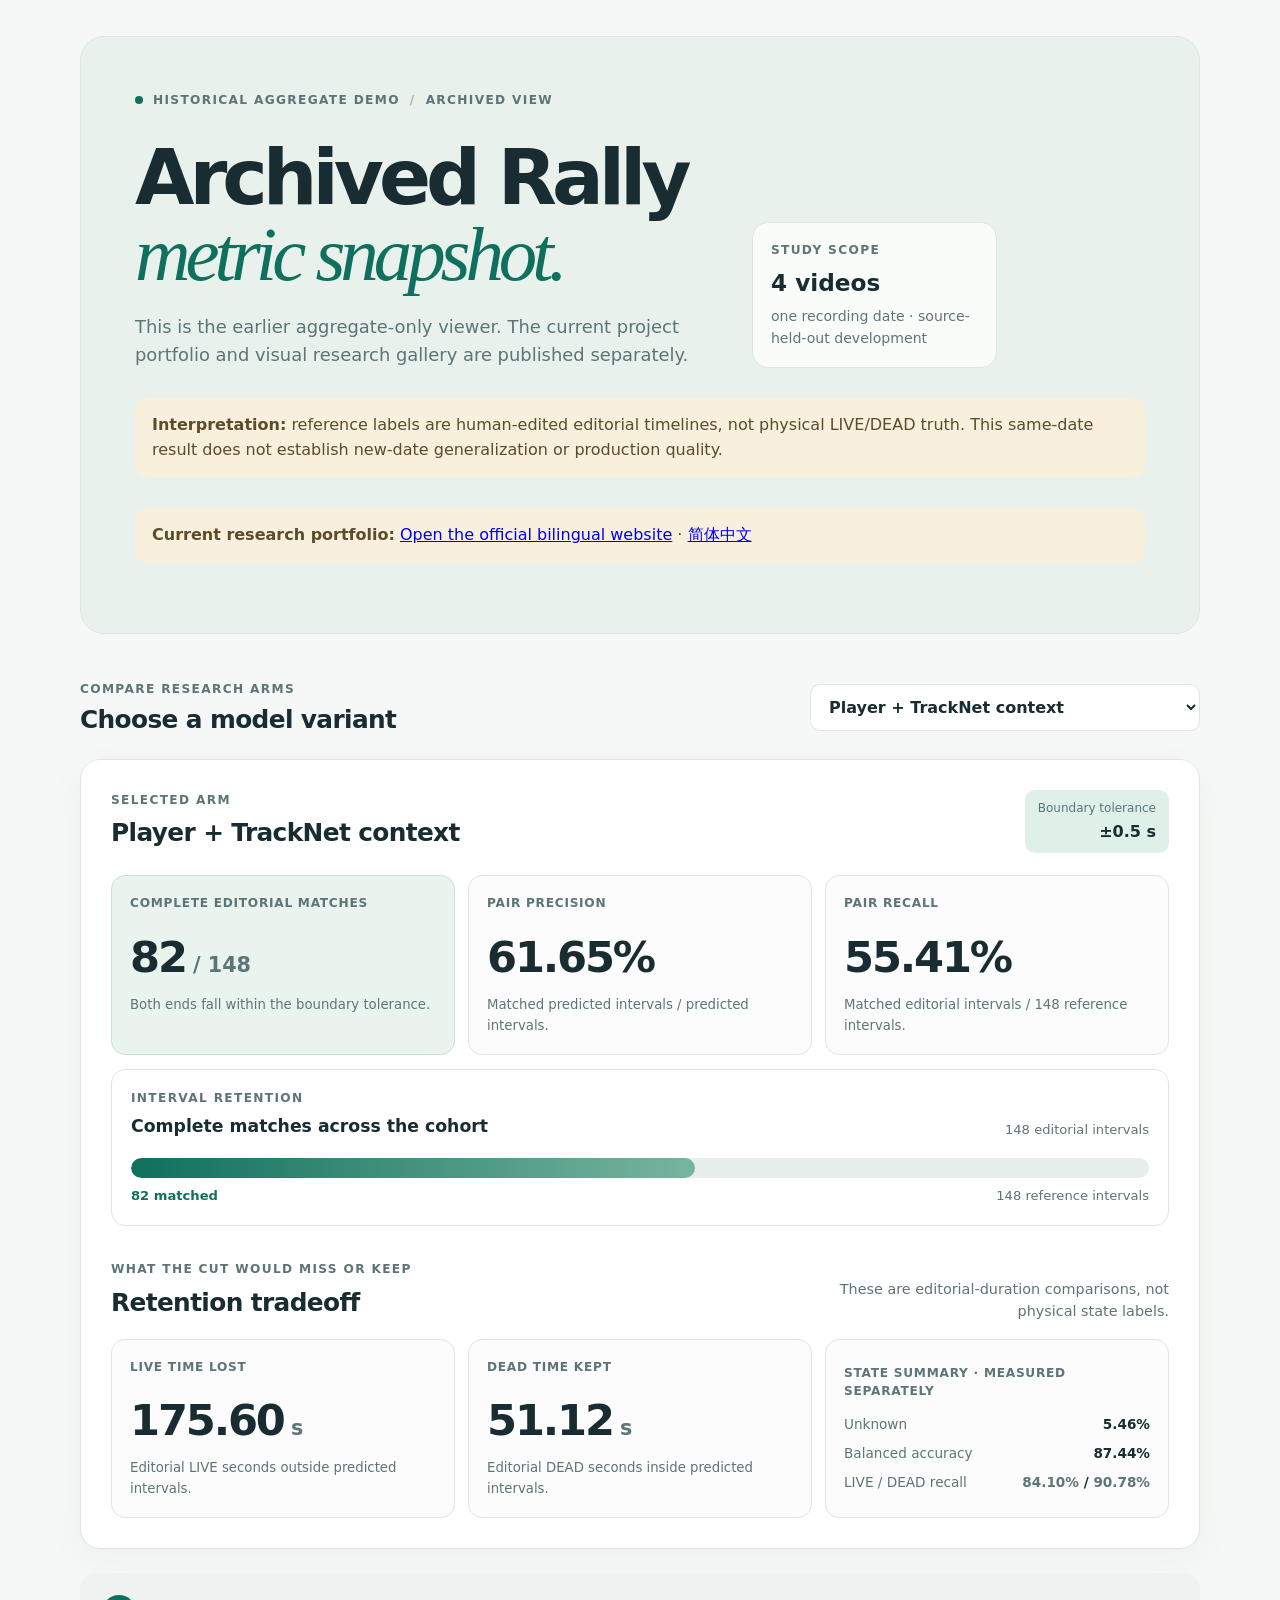
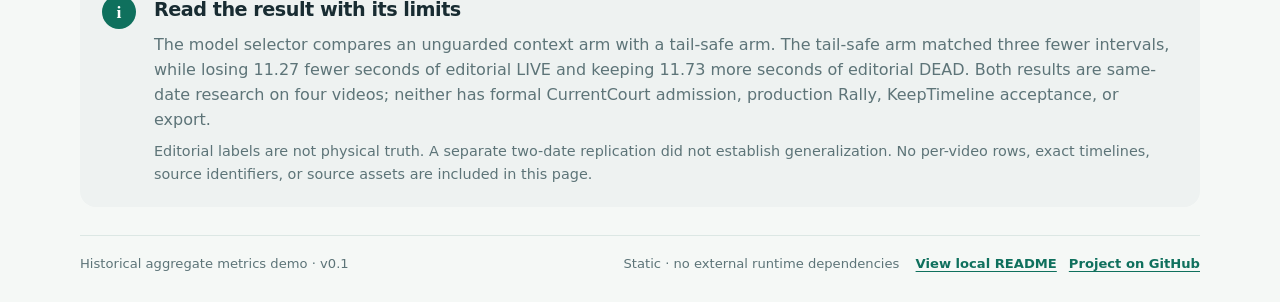
<file: index.html>
<!doctype html>
<html lang="en">
  <head>
    <meta charset="utf-8">
    <meta name="viewport" content="width=device-width, initial-scale=1">
    <meta name="color-scheme" content="light">
    <meta name="description" content="Archived aggregate-metrics demo for BadmintonAutoCut research. Visit the bilingual research portfolio for the current project presentation.">
    <title>Historical Metrics Demo — BadmintonAutoCut</title>
    <link rel="stylesheet" href="styles.css">
    <script src="data/aggregate.js" defer></script>
    <script src="app.js" defer></script>
  </head>
  <body>
    <main>
      <header class="hero">
        <div class="eyebrow"><span class="status-dot"></span> Historical aggregate demo <span class="divider">/</span> Archived view</div>
        <div class="hero-grid">
          <div>
            <h1>Archived Rally<br><em>metric snapshot.</em></h1>
            <p class="lede">This is the earlier aggregate-only viewer. The current project portfolio and visual research gallery are published separately.</p>
          </div>
          <aside class="scope-card">
            <span class="scope-label">Study scope</span>
            <strong>4 videos</strong>
            <span>one recording date · source-held-out development</span>
          </aside>
        </div>
        <div class="notice" role="note">
          <strong>Interpretation:</strong> reference labels are human-edited editorial timelines, not physical LIVE/DEAD truth. This same-date result does not establish new-date generalization or production quality.
        </div>
        <p class="notice"><strong>Current research portfolio:</strong> <a href="https://yucloer.github.io/BadmintonAutoCut-Demo/">Open the official bilingual website</a> · <a href="https://yucloer.github.io/BadmintonAutoCut-Demo/zh/">简体中文</a></p>
      </header>

      <section class="controls" aria-labelledby="arm-title">
        <div>
          <span class="section-kicker">Compare research arms</span>
          <h2 id="arm-title">Choose a model variant</h2>
        </div>
        <label class="select-wrap" for="arm-select">
          <span class="visually-hidden">Research model arm</span>
          <select id="arm-select" aria-controls="research-results">
            <option value="player_tracknet_context">Player + TrackNet context</option>
            <option value="tail_safe">Tail-safe Player + TrackNet context</option>
          </select>
        </label>
      </section>

      <section id="research-results" class="metrics-panel" aria-live="polite">
        <div class="score-heading">
          <div>
            <span class="section-kicker">Selected arm</span>
            <h2 id="arm-name">Player + TrackNet context</h2>
          </div>
          <div class="threshold"><span>Boundary tolerance</span><strong>±0.5 s</strong></div>
        </div>

        <div class="metric-grid">
          <article class="metric-card metric-primary">
            <span class="metric-label">Complete editorial matches</span>
            <strong><span id="matched">82</span><small> / 148</small></strong>
            <span class="metric-note">Both ends fall within the boundary tolerance.</span>
          </article>
          <article class="metric-card">
            <span class="metric-label">Pair precision</span>
            <strong id="precision">61.65%</strong>
            <span class="metric-note">Matched predicted intervals / predicted intervals.</span>
          </article>
          <article class="metric-card">
            <span class="metric-label">Pair recall</span>
            <strong id="recall">55.41%</strong>
            <span class="metric-note">Matched editorial intervals / 148 reference intervals.</span>
          </article>
        </div>

        <article class="chart-card">
          <div class="chart-heading">
            <div><span class="section-kicker">Interval retention</span><h3>Complete matches across the cohort</h3></div>
            <span class="chart-caption">148 editorial intervals</span>
          </div>
          <div class="bar-track" role="img" aria-label="Matched complete editorial intervals out of 148">
            <div id="match-bar" class="bar-fill" style="width:55.41%"></div>
          </div>
          <div class="bar-labels"><span id="match-caption">82 matched</span><span>148 reference intervals</span></div>
        </article>

        <div class="tradeoff-heading">
          <div><span class="section-kicker">What the cut would miss or keep</span><h2>Retention tradeoff</h2></div>
          <p>These are editorial-duration comparisons, not physical state labels.</p>
        </div>
        <div class="metric-grid tradeoff-grid">
          <article class="metric-card">
            <span class="metric-label">LIVE time lost</span>
            <strong><span id="live-lost">175.60</span><small> s</small></strong>
            <span class="metric-note">Editorial LIVE seconds outside predicted intervals.</span>
          </article>
          <article class="metric-card">
            <span class="metric-label">DEAD time kept</span>
            <strong><span id="dead-kept">51.12</span><small> s</small></strong>
            <span class="metric-note">Editorial DEAD seconds inside predicted intervals.</span>
          </article>
          <article class="metric-card state-card">
            <span class="metric-label">State summary · measured separately</span>
            <div class="state-line"><span>Unknown</span><strong id="unknown">5.46%</strong></div>
            <div class="state-line"><span>Balanced accuracy</span><strong id="balanced-accuracy">87.44%</strong></div>
            <div class="state-line"><span>LIVE / DEAD recall</span><strong><span id="live-recall">84.10%</span> / <span id="dead-recall">90.78%</span></strong></div>
          </article>
        </div>
      </section>

      <section class="method-note">
        <div class="method-icon" aria-hidden="true">i</div>
        <div>
          <h2>Read the result with its limits</h2>
          <p>The model selector compares an unguarded context arm with a tail-safe arm. The tail-safe arm matched three fewer intervals, while losing 11.27 fewer seconds of editorial LIVE and keeping 11.73 more seconds of editorial DEAD. Both results are same-date research on four videos; neither has formal CurrentCourt admission, production Rally, KeepTimeline acceptance, or export.</p>
          <p class="method-foot">Editorial labels are not physical truth. A separate two-date replication did not establish generalization. No per-video rows, exact timelines, source identifiers, or source assets are included in this page.</p>
        </div>
      </section>

      <footer>
        <span>Historical aggregate metrics demo · v0.1</span>
        <span class="footer-meta">Static · no external runtime dependencies <a class="footer-readme" href="README.md" target="_blank" rel="noopener">View local README</a><a class="footer-readme" href="https://github.com/YuCloer/BadmintonAutoCut-Demo#readme" target="_blank" rel="noopener">Project on GitHub</a></span>
      </footer>
    </main>
  </body>
</html>
</file>
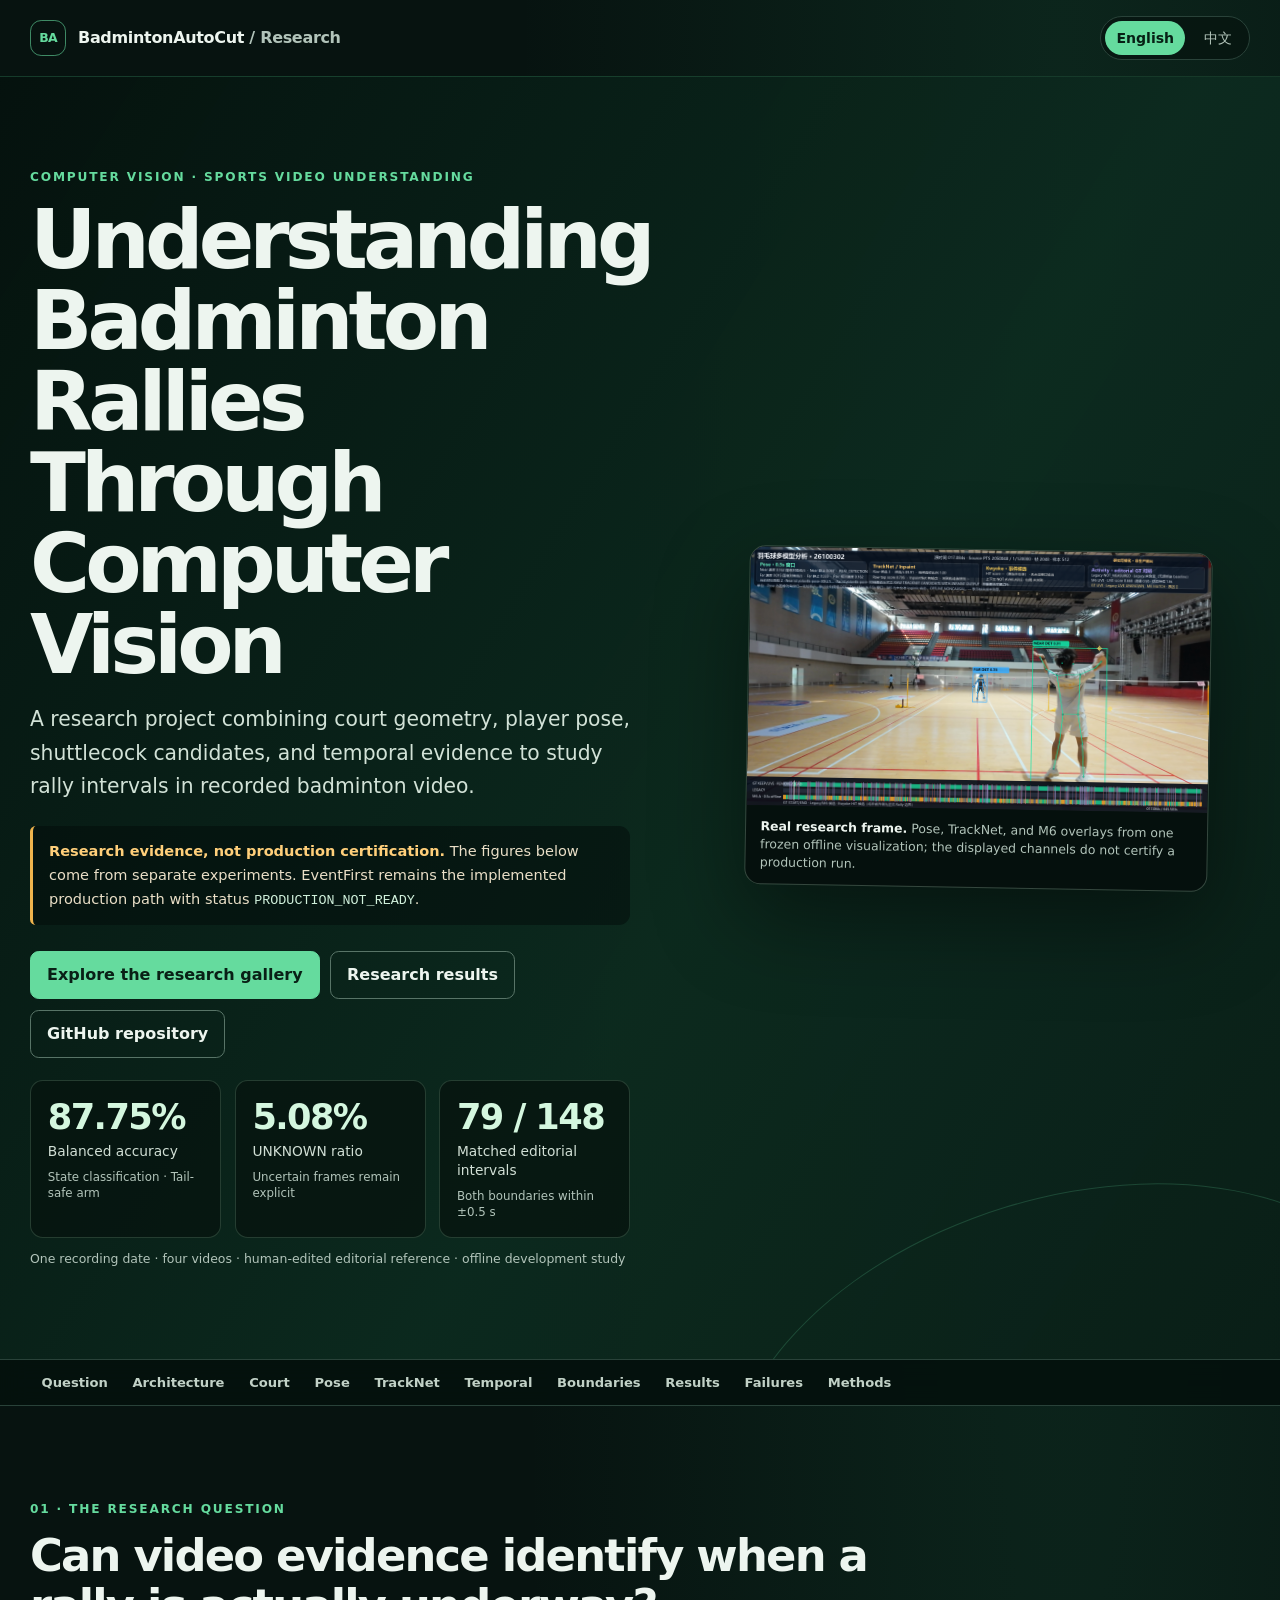
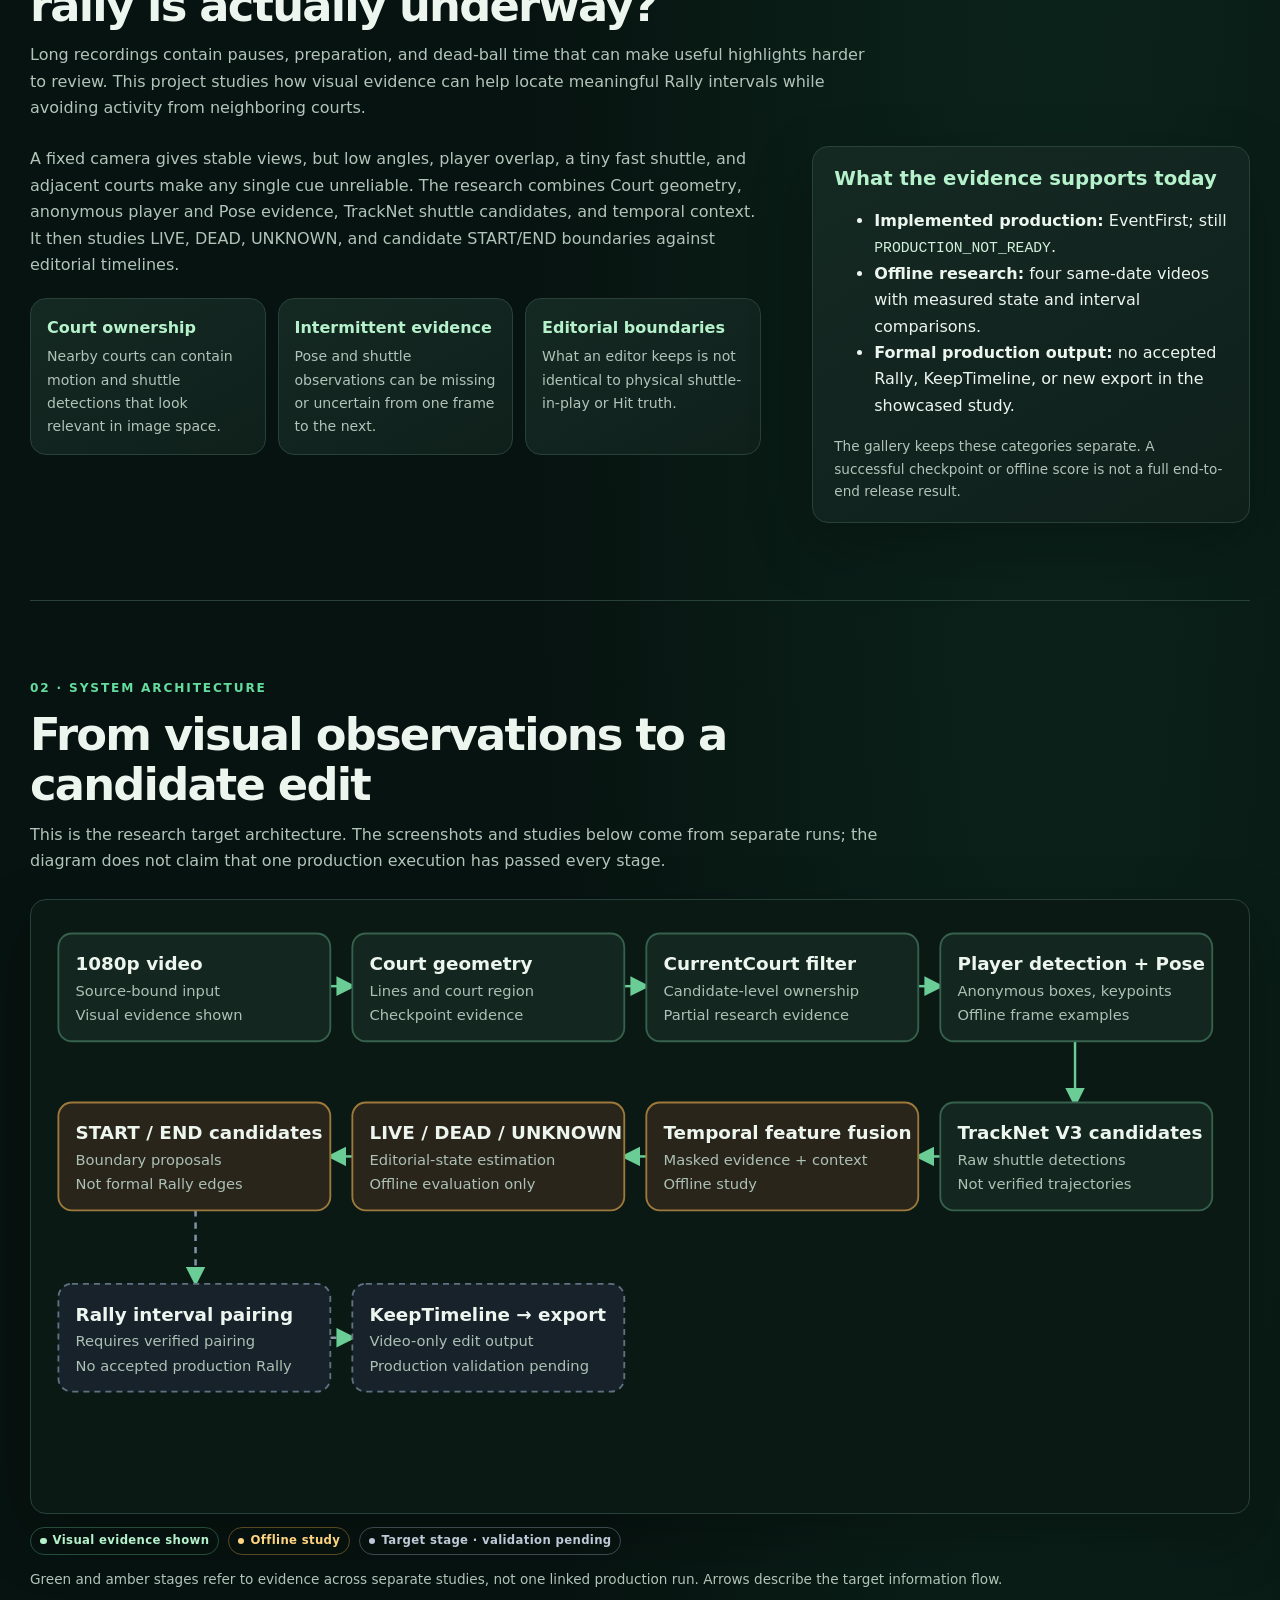
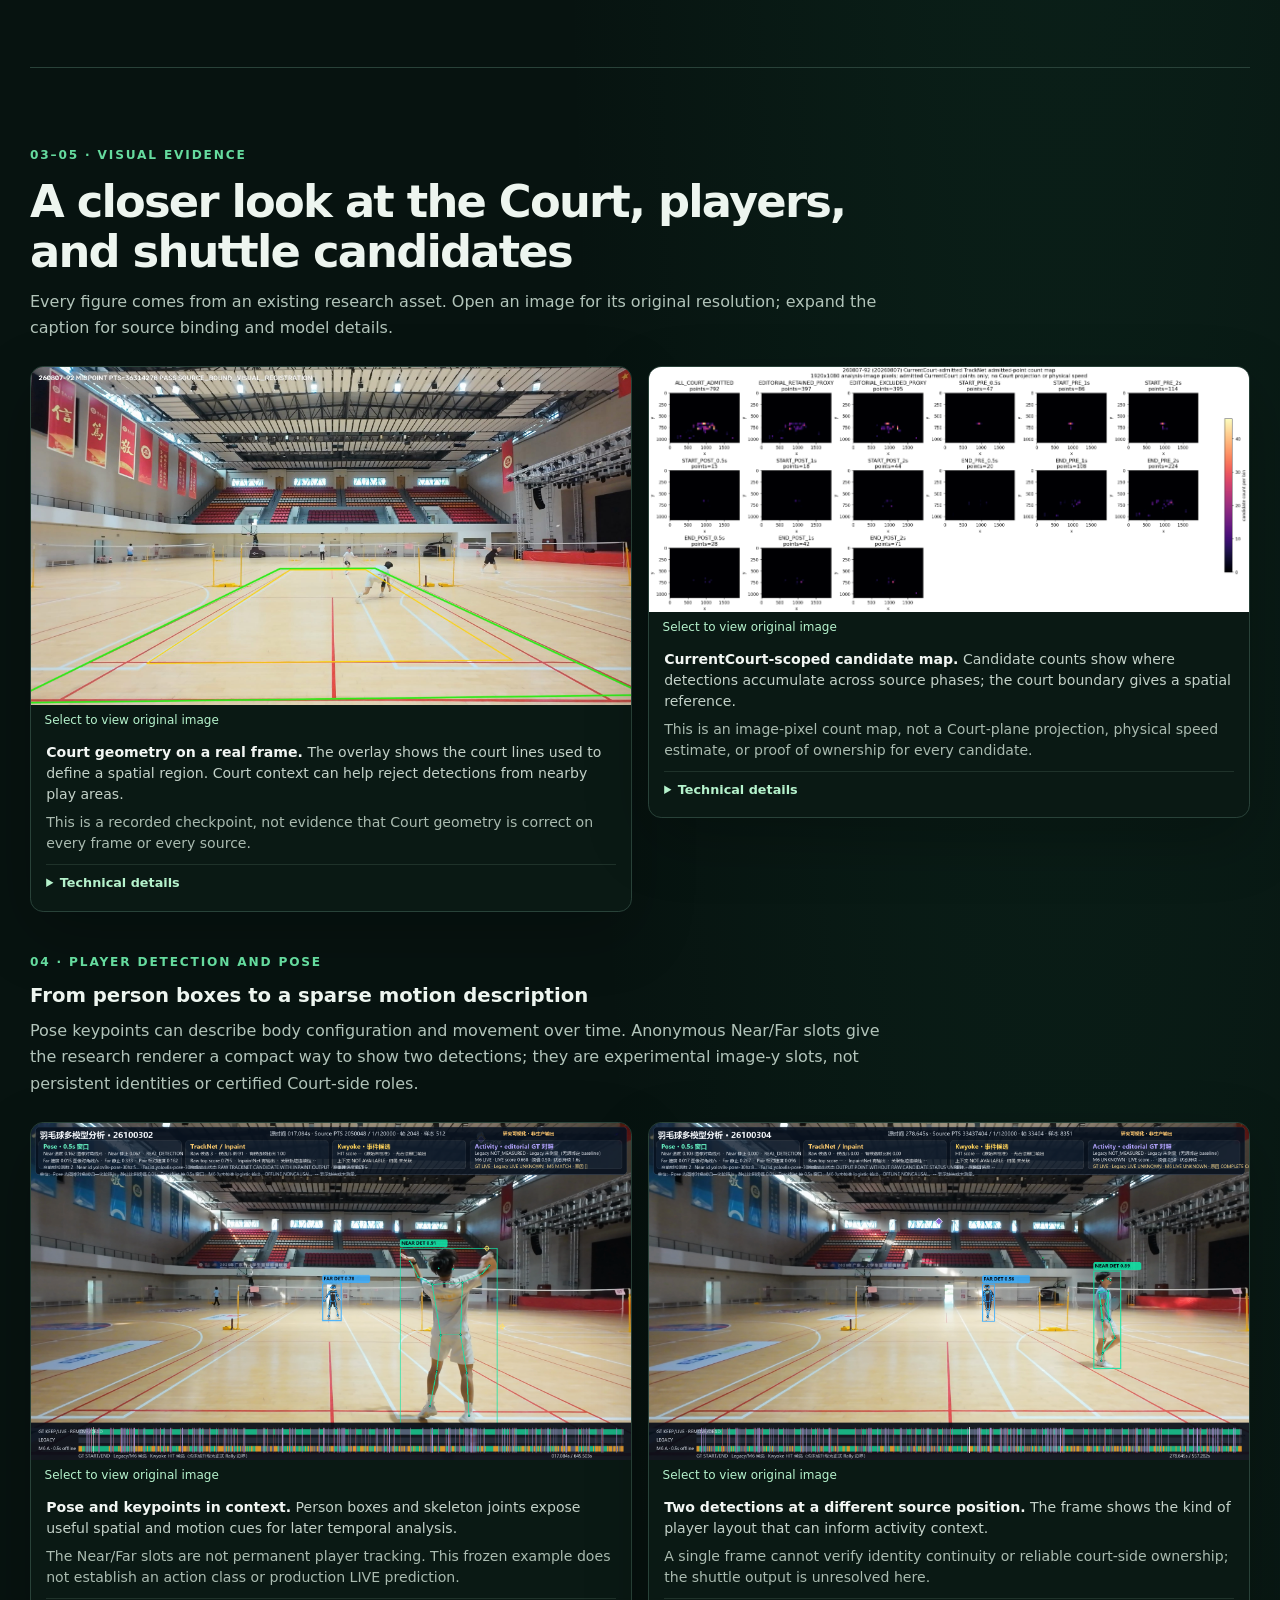
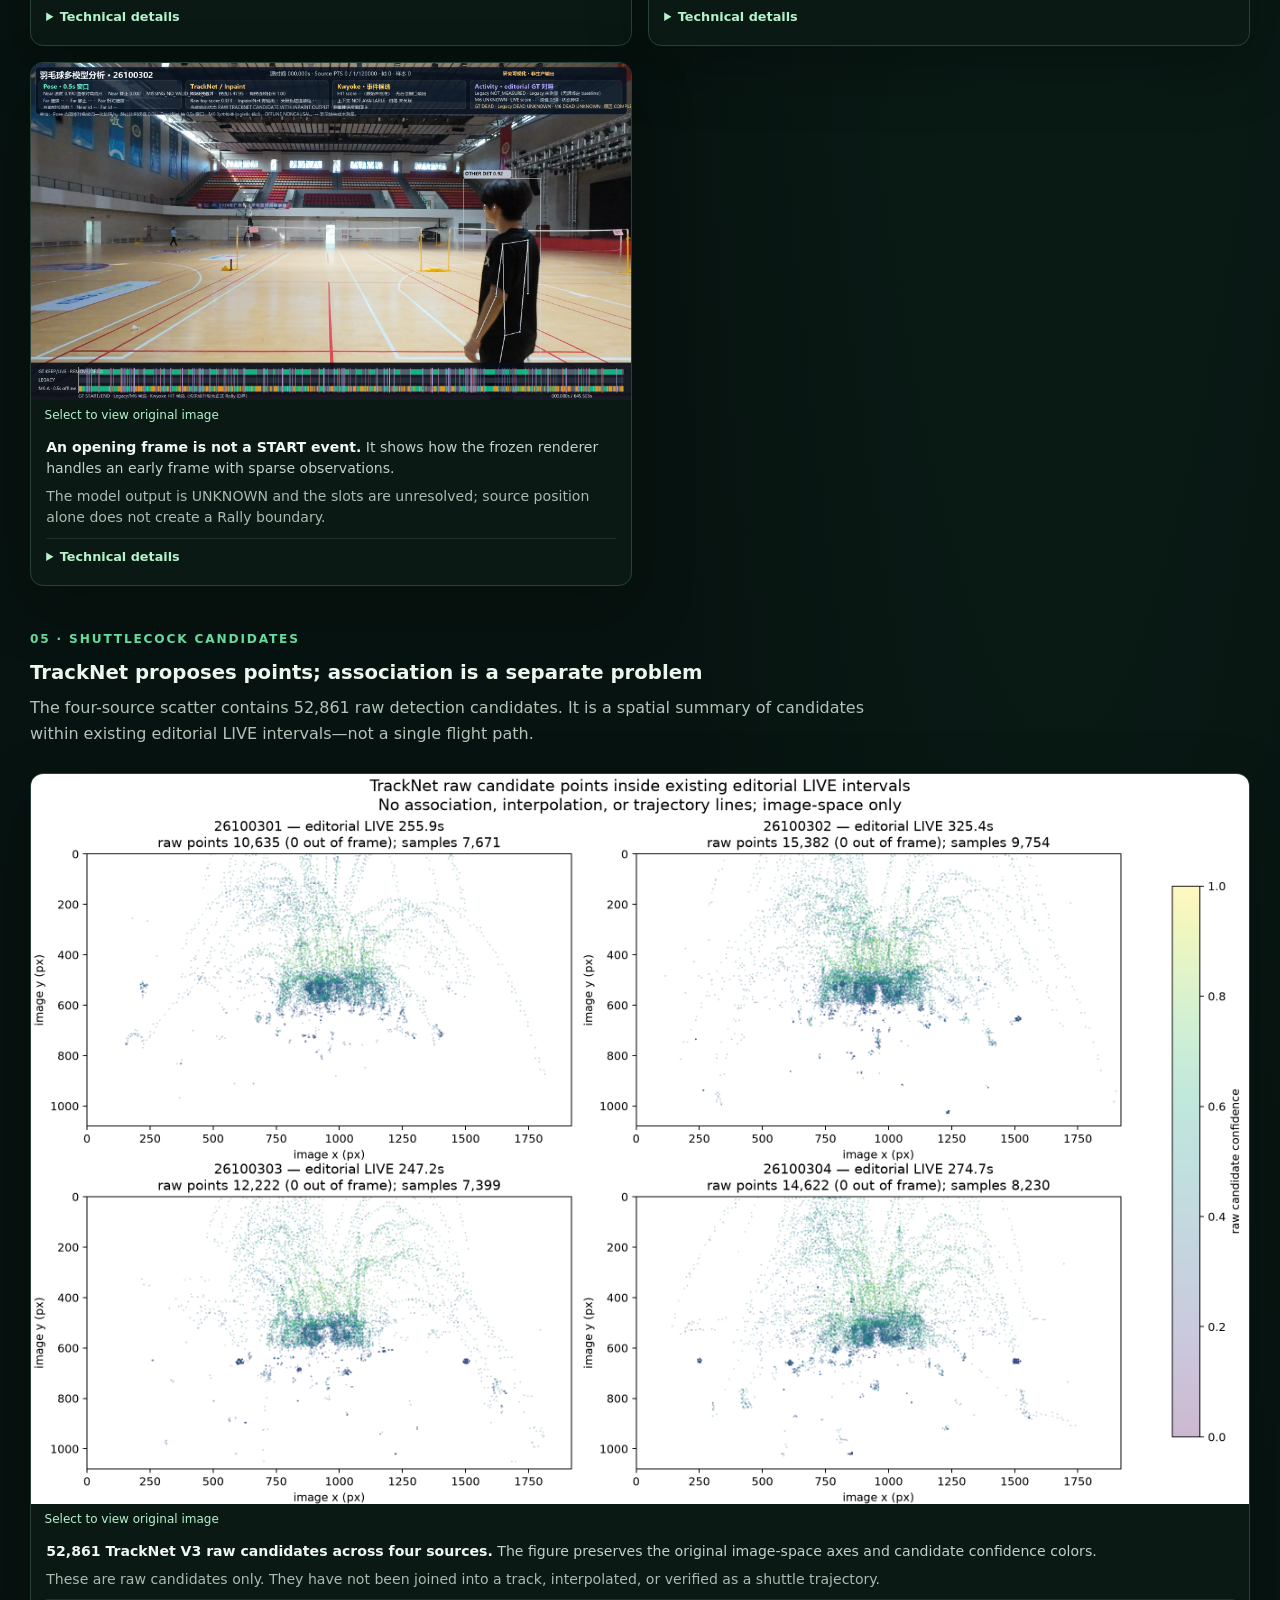
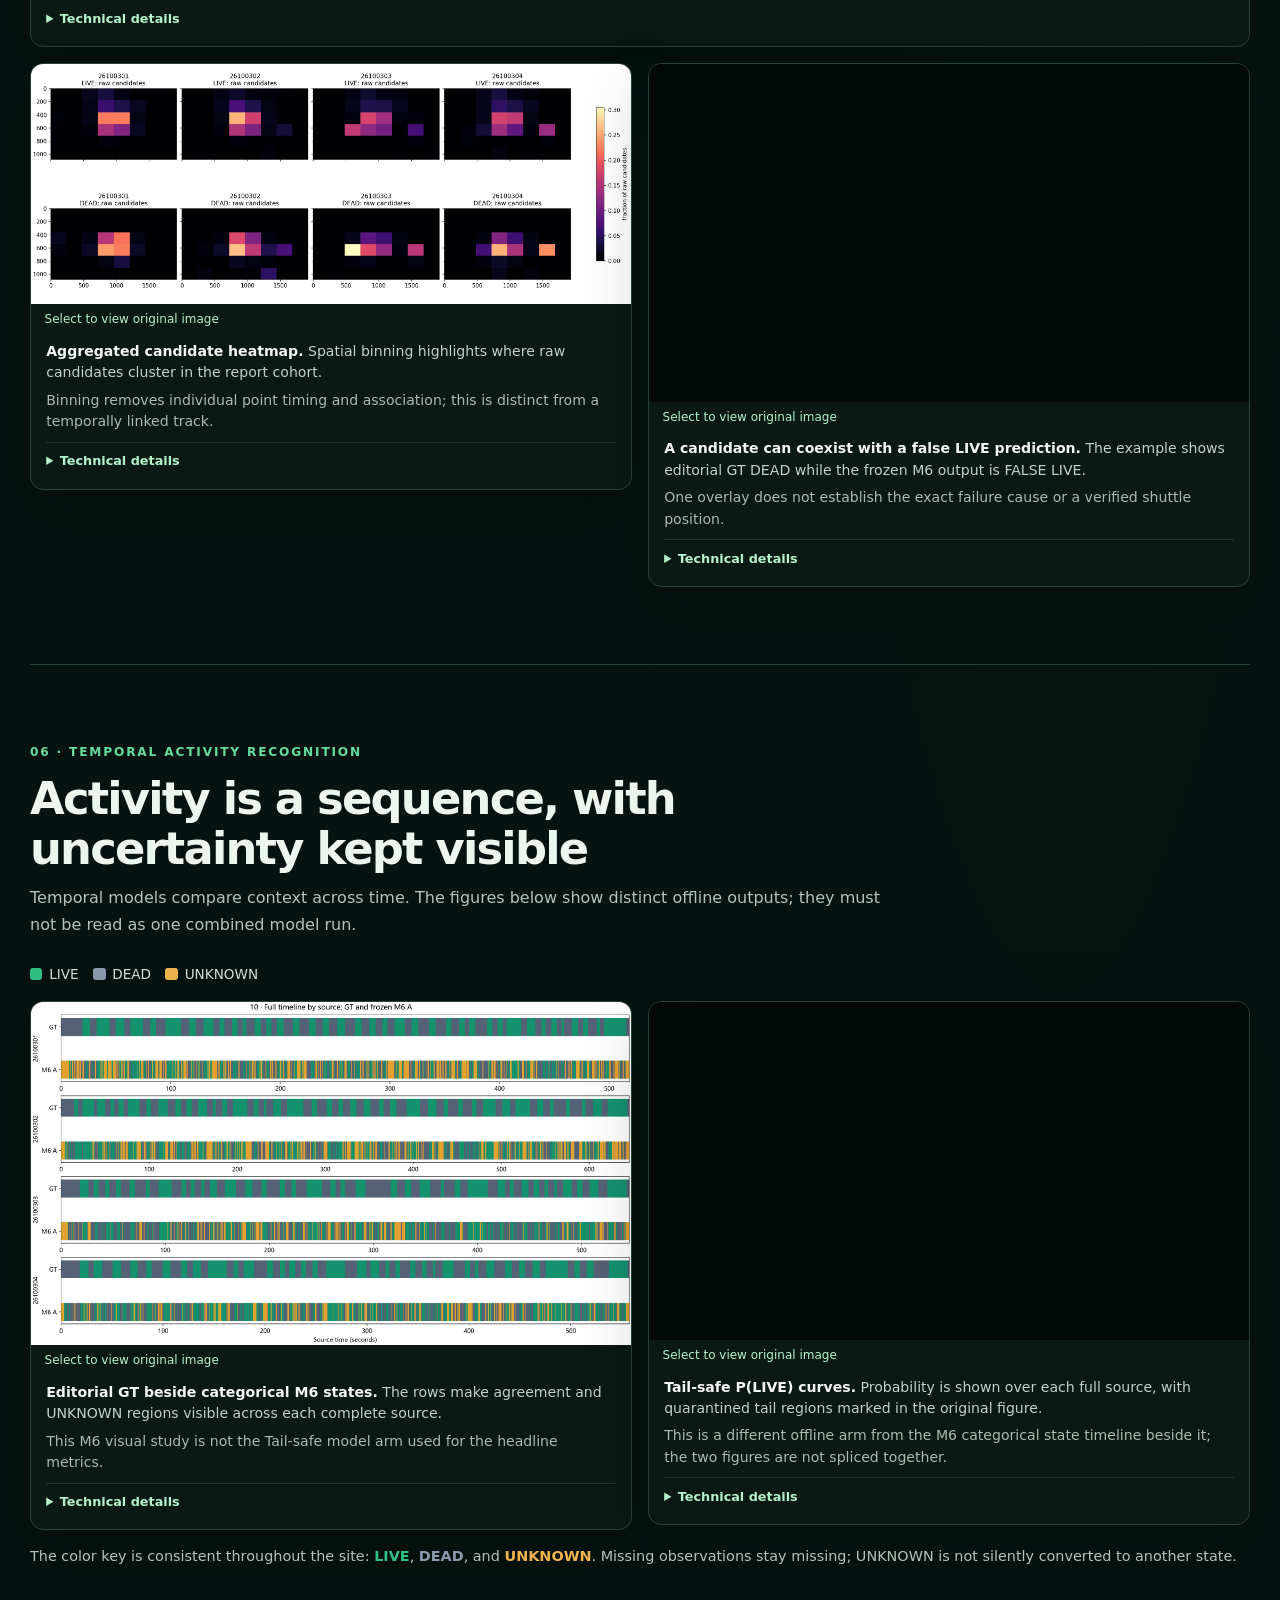
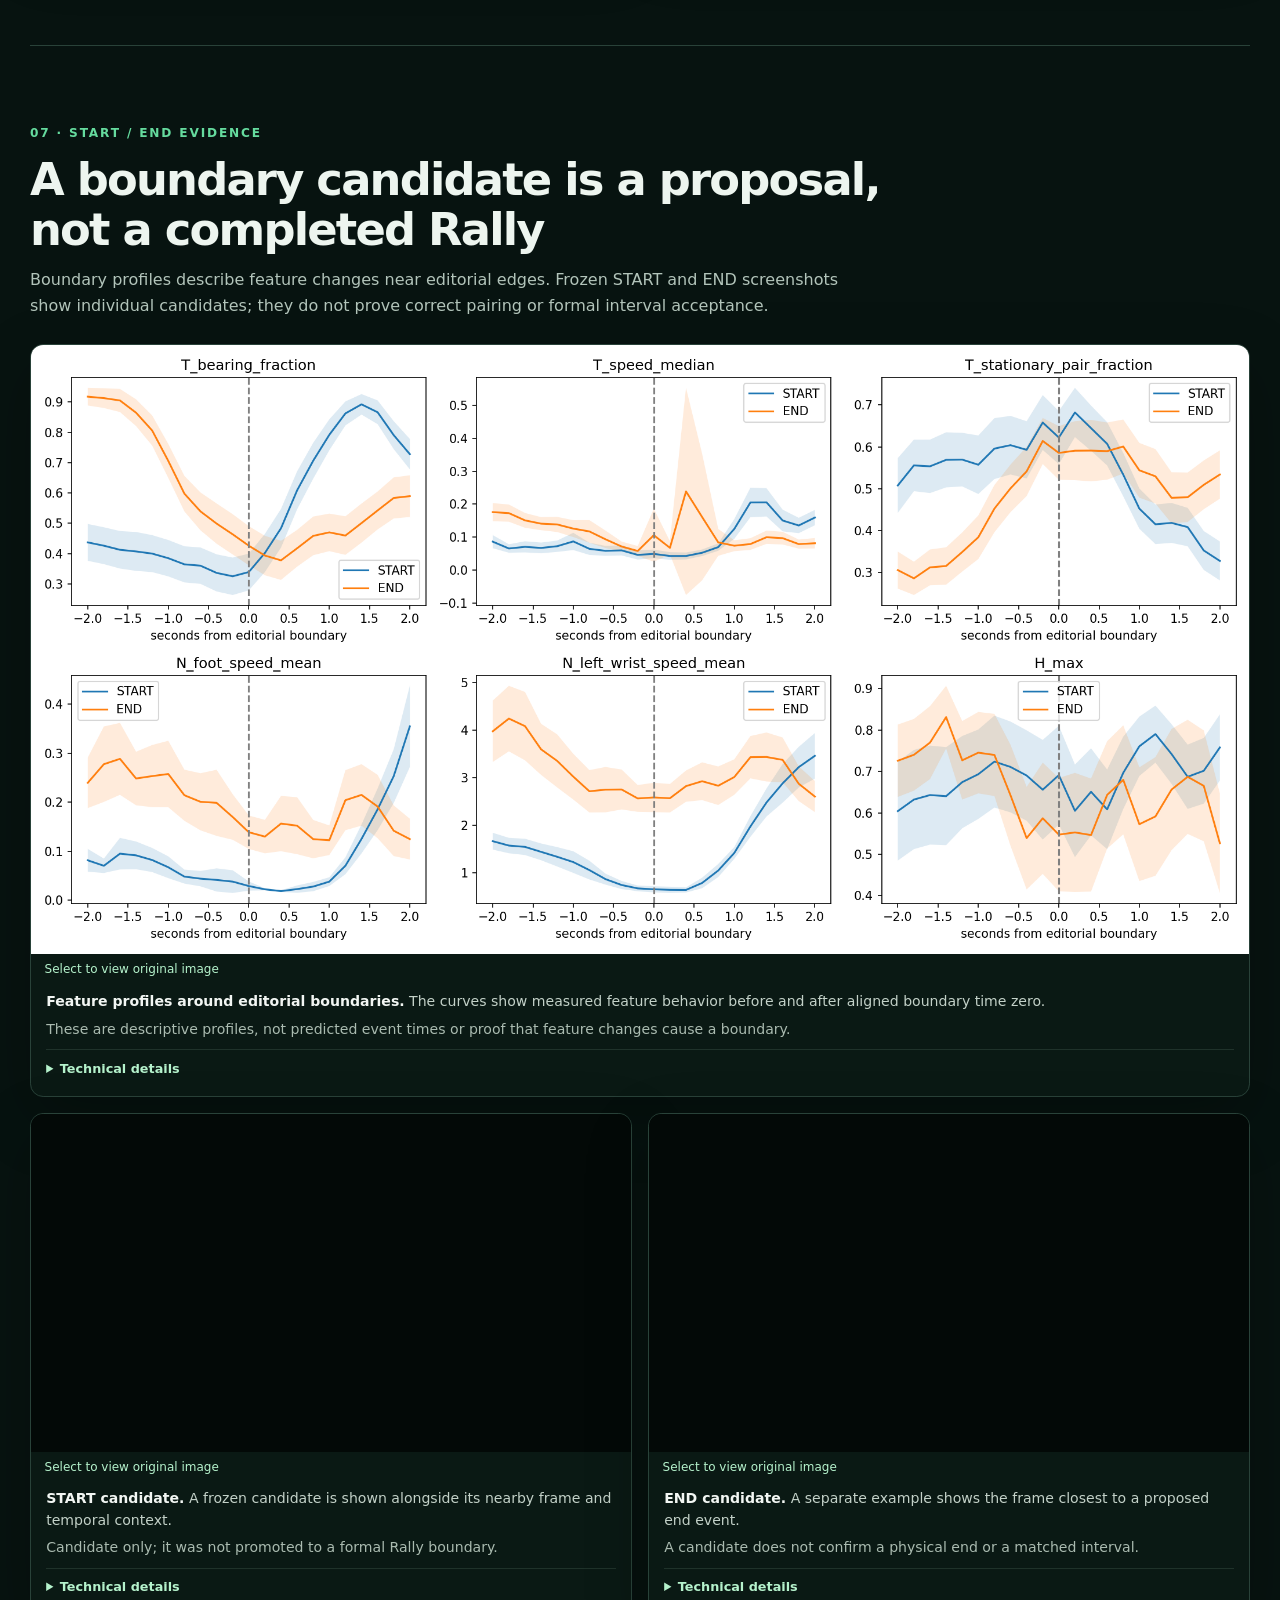
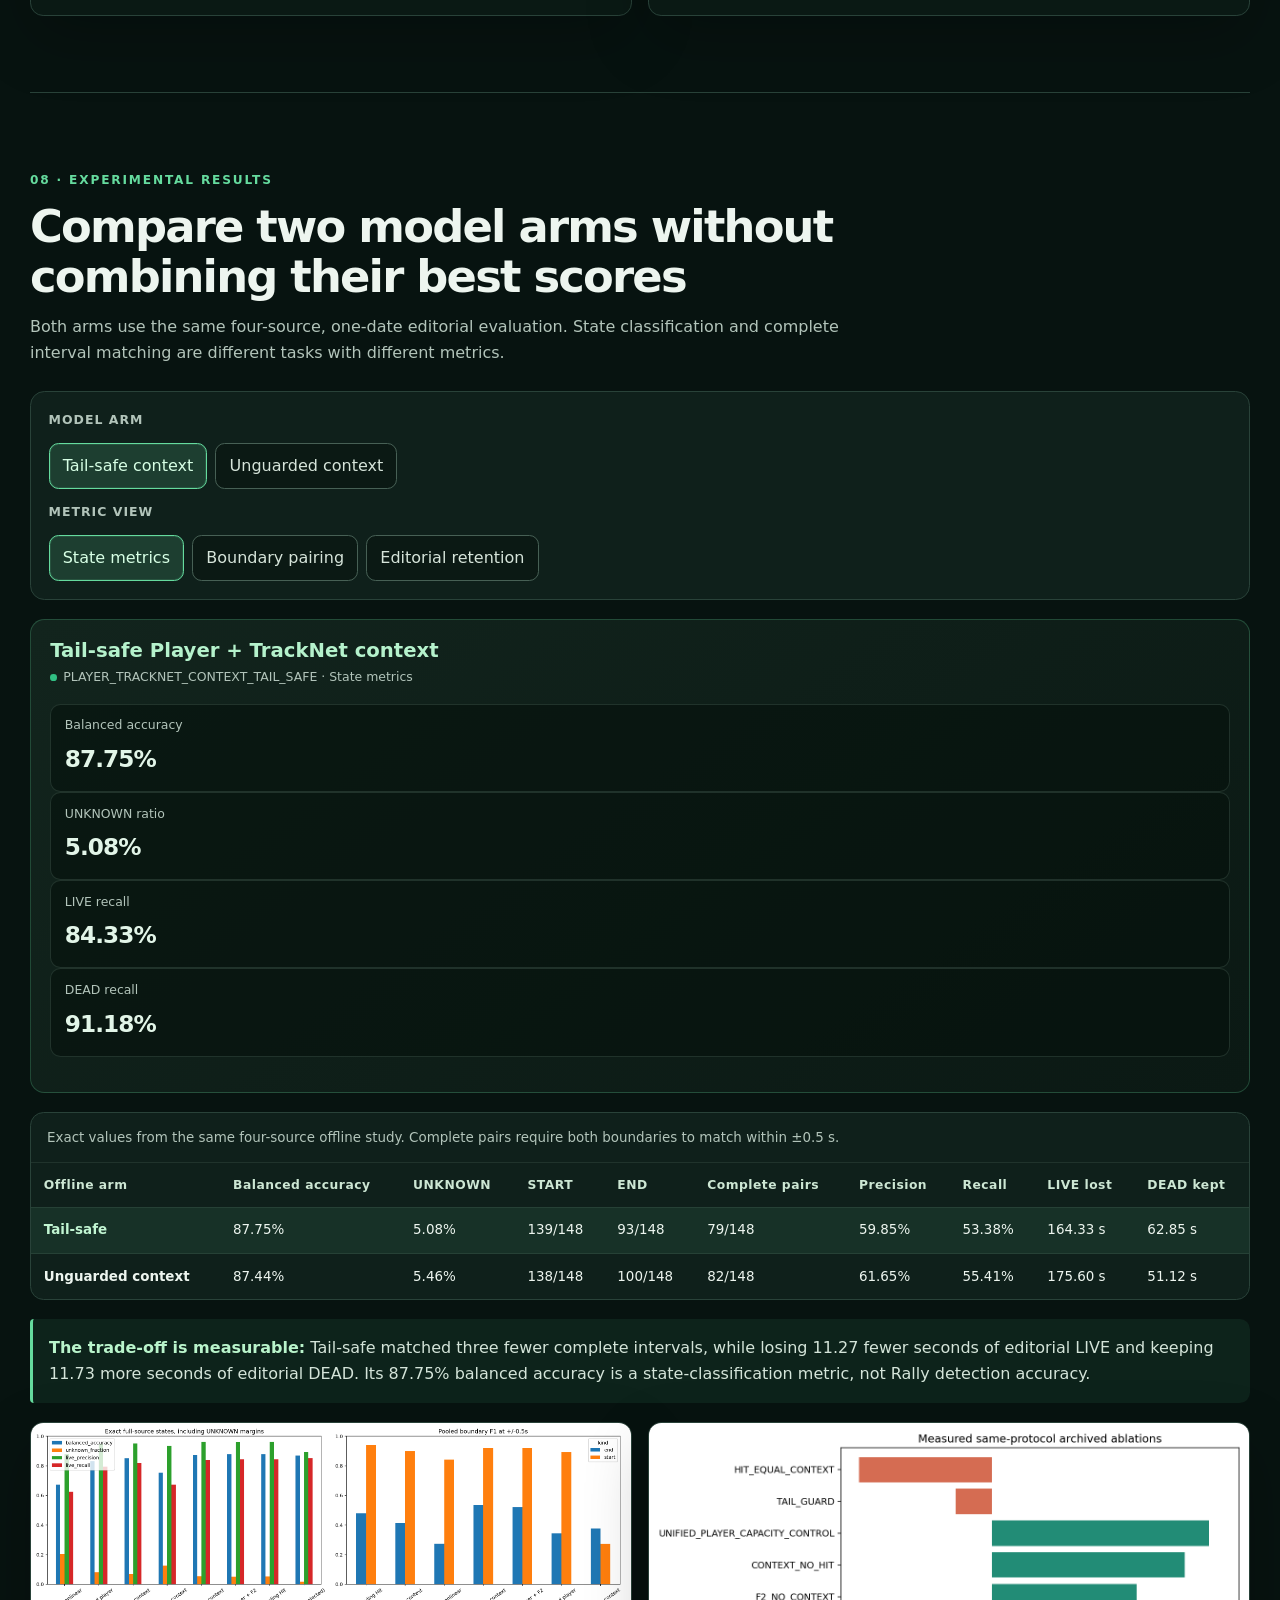
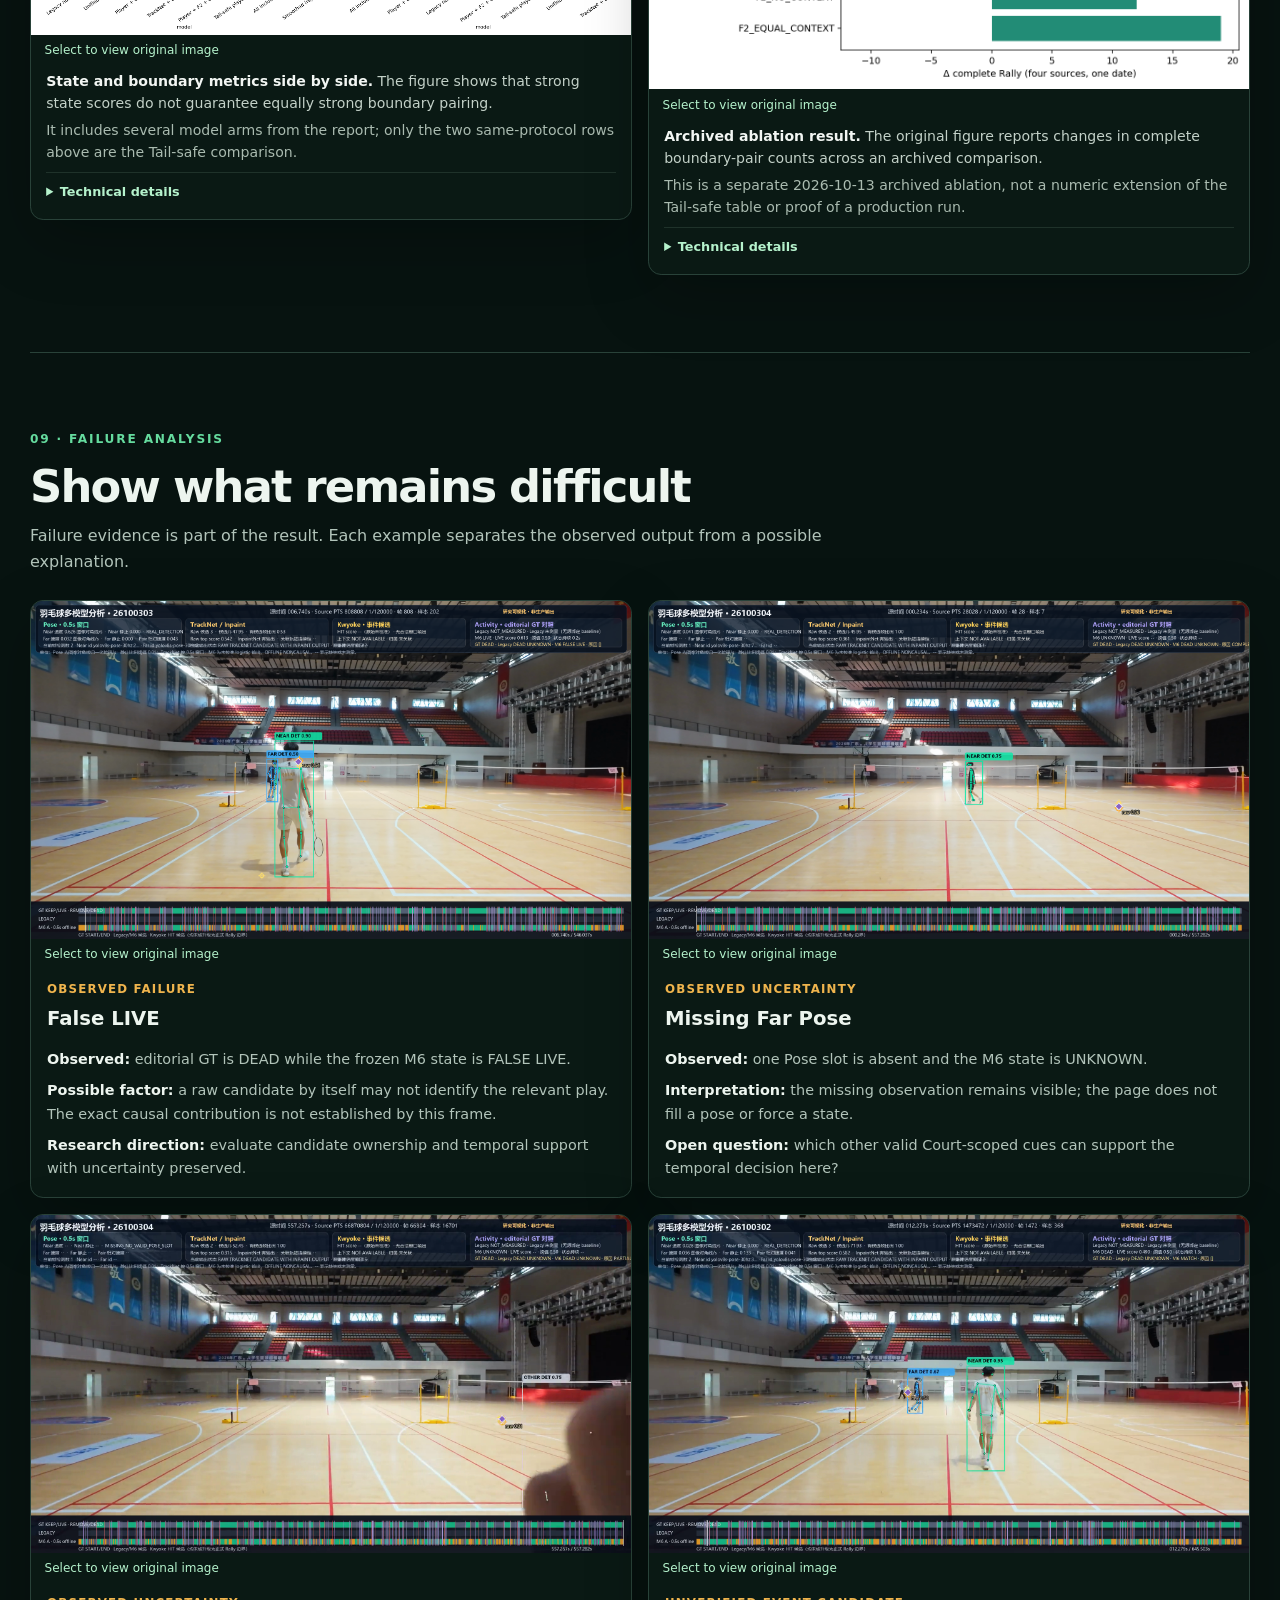
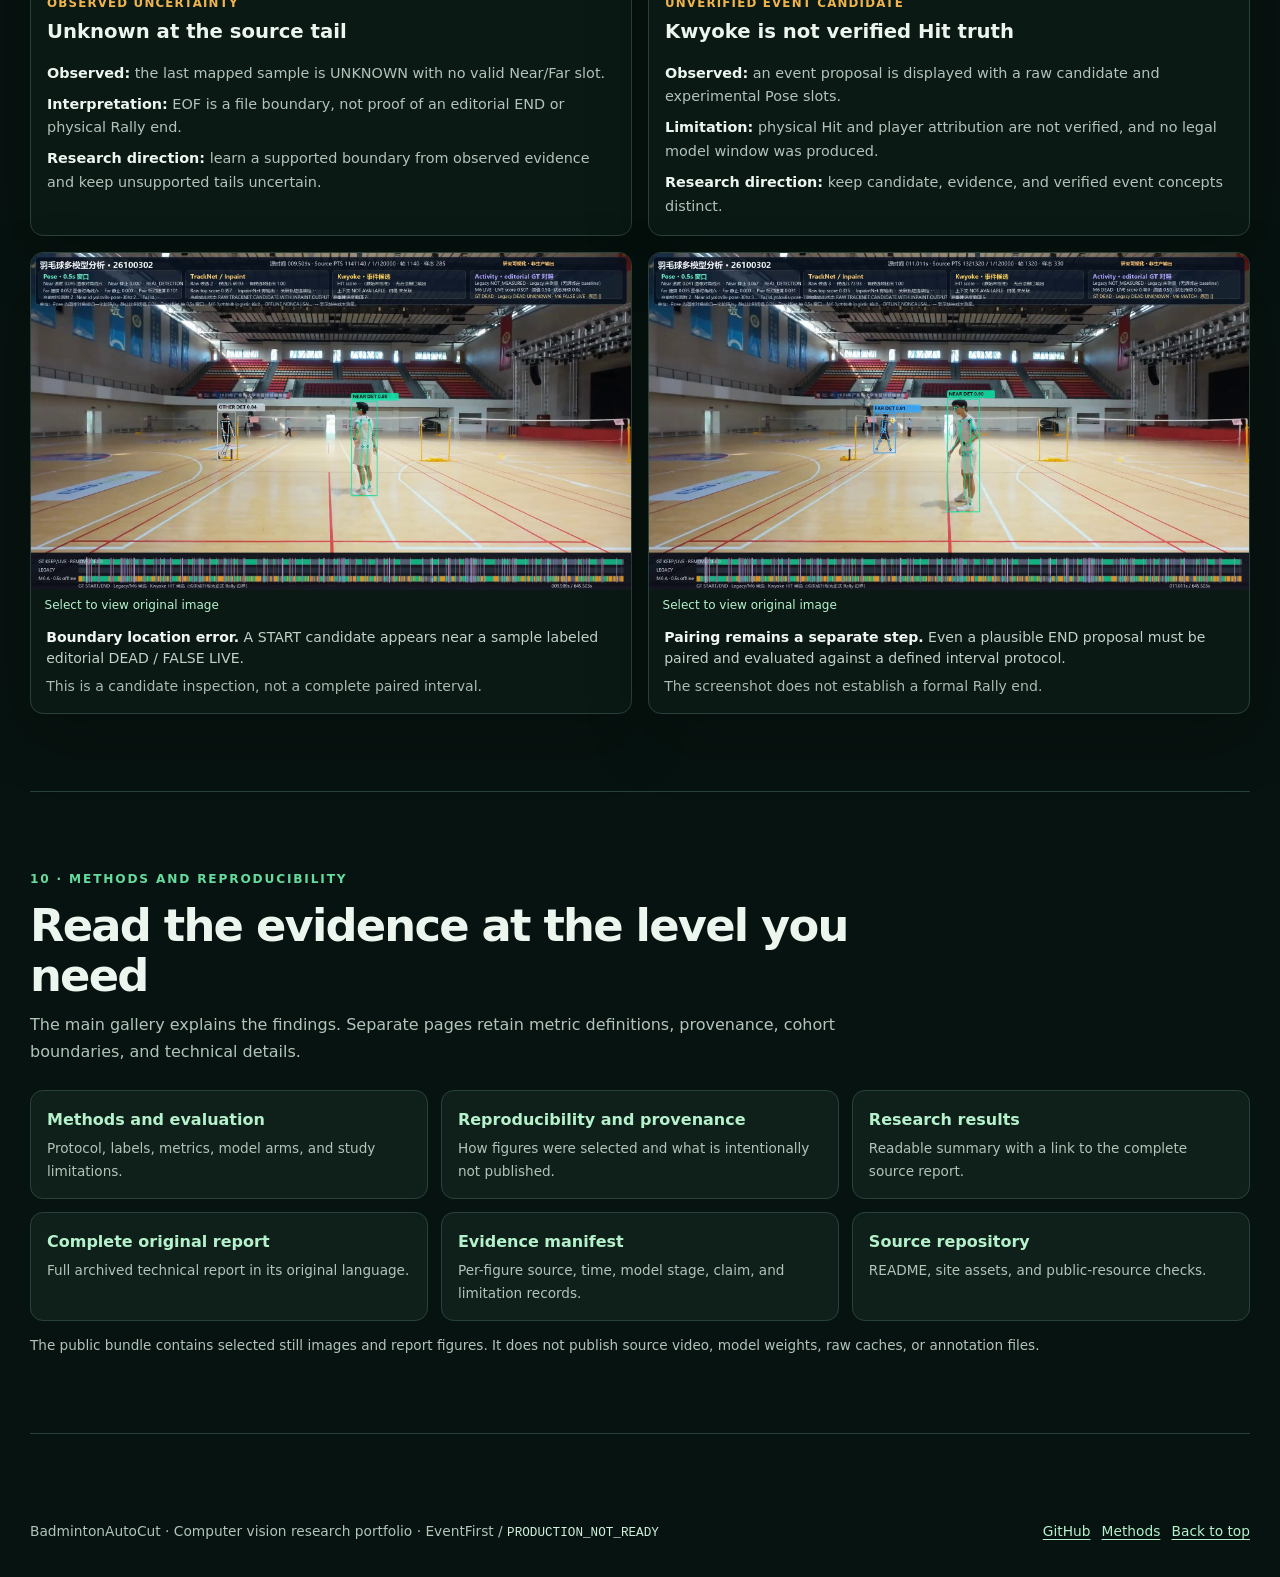
<file: docs/site/index.html>
<!doctype html>
<html lang="en">
<head>
  <meta charset="utf-8">
  <meta name="viewport" content="width=device-width, initial-scale=1">
  <meta name="description" content="A bilingual computer-vision research portfolio for badminton rally detection, with source-attributed Court, Pose, TrackNet, temporal, and offline evaluation evidence.">
  <meta name="theme-color" content="#071310">
  <title>BadmintonAutoCut — Computer Vision Research Portfolio</title>
  <link rel="canonical" href="https://yucloer.github.io/BadmintonAutoCut-Demo/">
  <link rel="alternate" hreflang="en" href="https://yucloer.github.io/BadmintonAutoCut-Demo/">
  <link rel="alternate" hreflang="zh-CN" href="https://yucloer.github.io/BadmintonAutoCut-Demo/zh/">
  <link rel="alternate" hreflang="x-default" href="https://yucloer.github.io/BadmintonAutoCut-Demo/">
  <link rel="stylesheet" href="styles.css">
  <script src="site.js" defer></script>
</head>
<body data-site-root="./">
  <a class="skip-link" href="#main">Skip to research</a>
  <header class="site-header" id="overview">
    <div class="topline">
      <a class="brand" href="#overview" aria-label="BadmintonAutoCut research portfolio home">
        <span class="brand-mark" aria-hidden="true">BA</span>
        <span>BadmintonAutoCut <span class="muted">/ Research</span></span>
      </a>
      <nav class="language-switch" aria-label="Language">
        <a href="./" aria-current="page" lang="en">English</a>
        <a href="zh/" lang="zh-CN" hreflang="zh-CN">中文</a>
      </nav>
    </div>
  </header>

  <header class="hero" aria-labelledby="page-title">
    <div class="hero-grid site-header">
      <div>
        <p class="eyebrow">Computer vision · Sports video understanding</p>
        <h1 id="page-title">Understanding Badminton Rallies Through Computer Vision</h1>
        <p class="hero-lead">A research project combining court geometry, player pose, shuttlecock candidates, and temporal evidence to study rally intervals in recorded badminton video.</p>
        <p class="status-note" role="note"><strong>Research evidence, not production certification.</strong> The figures below come from separate experiments. EventFirst remains the implemented production path with status <code>PRODUCTION_NOT_READY</code>.</p>
        <div class="hero-actions">
          <a class="button" href="#gallery">Explore the research gallery</a>
          <a class="button button--quiet" href="research-report.html">Research results</a>
          <a class="button button--quiet" href="https://github.com/YuCloer/BadmintonAutoCut-Demo">GitHub repository</a>
        </div>
        <div class="stats" aria-label="Selected Tail-safe offline study metrics">
          <div class="stat"><strong>87.75%</strong><span>Balanced accuracy</span><small>State classification · Tail-safe arm</small></div>
          <div class="stat"><strong>5.08%</strong><span>UNKNOWN ratio</span><small>Uncertain frames remain explicit</small></div>
          <div class="stat"><strong>79 / 148</strong><span>Matched editorial intervals</span><small>Both boundaries within ±0.5 s</small></div>
        </div>
        <p class="scope-line">One recording date · four videos · human-edited editorial reference · offline development study</p>
      </div>
      <figure class="hero-visual">
        <a class="image-link" href="assets/evidence/m6-live-match-26100302-017-084s.png" data-zoom aria-label="Open full-resolution Pose research frame">
          <img src="assets/evidence/m6-live-match-26100302-017-084s.png" width="1920" height="1080" alt="Real badminton frame with experimental Near and Far Pose boxes, keypoint skeletons, TrackNet candidate summary, and separate state timelines" fetchpriority="high" decoding="async">
        </a>
        <figcaption><strong>Real research frame.</strong> Pose, TrackNet, and M6 overlays from one frozen offline visualization; the displayed channels do not certify a production run.</figcaption>
      </figure>
    </div>
  </header>

  <nav class="section-nav" aria-label="Research sections">
    <div class="section-nav-inner">
      <a href="#overview-study">Question</a><a href="#architecture">Architecture</a><a href="#court">Court</a><a href="#pose">Pose</a><a href="#shuttle">TrackNet</a><a href="#timeline">Temporal</a><a href="#boundaries">Boundaries</a><a href="#experiments">Results</a><a href="#failures">Failures</a><a href="#methods">Methods</a>
    </div>
  </nav>

  <main id="main" class="site-main">
    <section class="section" id="overview-study" aria-labelledby="question-title">
      <div class="section-heading">
        <p class="eyebrow">01 · The research question</p>
        <h2 id="question-title">Can video evidence identify when a rally is actually underway?</h2>
        <p>Long recordings contain pauses, preparation, and dead-ball time that can make useful highlights harder to review. This project studies how visual evidence can help locate meaningful Rally intervals while avoiding activity from neighboring courts.</p>
      </div>
      <div class="intro-grid">
        <div>
          <p class="section-intro">A fixed camera gives stable views, but low angles, player overlap, a tiny fast shuttle, and adjacent courts make any single cue unreliable. The research combines Court geometry, anonymous player and Pose evidence, TrackNet shuttle candidates, and temporal context. It then studies LIVE, DEAD, UNKNOWN, and candidate START/END boundaries against editorial timelines.</p>
          <div class="challenge-grid">
            <article class="challenge-card"><strong>Court ownership</strong><p>Nearby courts can contain motion and shuttle detections that look relevant in image space.</p></article>
            <article class="challenge-card"><strong>Intermittent evidence</strong><p>Pose and shuttle observations can be missing or uncertain from one frame to the next.</p></article>
            <article class="challenge-card"><strong>Editorial boundaries</strong><p>What an editor keeps is not identical to physical shuttle-in-play or Hit truth.</p></article>
          </div>
        </div>
        <aside class="panel">
          <h3>What the evidence supports today</h3>
          <ul>
            <li><strong>Implemented production:</strong> EventFirst; still <code>PRODUCTION_NOT_READY</code>.</li>
            <li><strong>Offline research:</strong> four same-date videos with measured state and interval comparisons.</li>
            <li><strong>Formal production output:</strong> no accepted Rally, KeepTimeline, or new export in the showcased study.</li>
          </ul>
          <p class="small-note">The gallery keeps these categories separate. A successful checkpoint or offline score is not a full end-to-end release result.</p>
        </aside>
      </div>
    </section>

    <section class="section" id="architecture" aria-labelledby="architecture-title">
      <div class="section-heading">
        <p class="eyebrow">02 · System architecture</p>
        <h2 id="architecture-title">From visual observations to a candidate edit</h2>
        <p>This is the research target architecture. The screenshots and studies below come from separate runs; the diagram does not claim that one production execution has passed every stage.</p>
      </div>
      <div class="architecture-wrap">
        <svg class="architecture" viewBox="0 0 980 486" role="img" aria-labelledby="arch-title arch-desc">
          <title id="arch-title">BadmintonAutoCut research pipeline</title>
          <desc id="arch-desc">A ten-stage diagram from 1080p video through Court and CurrentCourt filtering, Pose and TrackNet evidence, temporal fusion, activity states and boundary candidates, Rally intervals, and KeepTimeline video export. Later steps require further production validation.</desc>
          <defs><marker id="arrow" markerWidth="8" markerHeight="8" refX="6.5" refY="4" orient="auto"><path d="M0,0 L8,4 L0,8 Z" fill="#69cd95"/></marker></defs>
          <path class="arrow" d="M237 63 H255"/><path class="arrow" d="M477 63 H495"/><path class="arrow" d="M717 63 H735"/>
          <path class="arrow" d="M845 108 V159"/><path class="arrow" d="M735 202 H717"/><path class="arrow" d="M495 202 H477"/><path class="arrow" d="M255 202 H237"/>
          <path class="arrow arrow-target" d="M127 246 V305"/><path class="arrow arrow-target" d="M237 350 H255"/>
          <g transform="translate(15 20)"><rect class="node" width="222" height="88" rx="11"/><text class="node-title" x="14" y="30">1080p video</text><text class="node-sub" x="14" y="51">Source-bound input</text><text class="node-sub" x="14" y="71">Visual evidence shown</text></g>
          <g transform="translate(255 20)"><rect class="node" width="222" height="88" rx="11"/><text class="node-title" x="14" y="30">Court geometry</text><text class="node-sub" x="14" y="51">Lines and court region</text><text class="node-sub" x="14" y="71">Checkpoint evidence</text></g>
          <g transform="translate(495 20)"><rect class="node" width="222" height="88" rx="11"/><text class="node-title" x="14" y="30">CurrentCourt filter</text><text class="node-sub" x="14" y="51">Candidate-level ownership</text><text class="node-sub" x="14" y="71">Partial research evidence</text></g>
          <g transform="translate(735 20)"><rect class="node" width="222" height="88" rx="11"/><text class="node-title" x="14" y="30">Player detection + Pose</text><text class="node-sub" x="14" y="51">Anonymous boxes, keypoints</text><text class="node-sub" x="14" y="71">Offline frame examples</text></g>
          <g transform="translate(735 158)"><rect class="node" width="222" height="88" rx="11"/><text class="node-title" x="14" y="30">TrackNet V3 candidates</text><text class="node-sub" x="14" y="51">Raw shuttle detections</text><text class="node-sub" x="14" y="71">Not verified trajectories</text></g>
          <g transform="translate(495 158)"><rect class="node node-offline" width="222" height="88" rx="11"/><text class="node-title" x="14" y="30">Temporal feature fusion</text><text class="node-sub" x="14" y="51">Masked evidence + context</text><text class="node-sub" x="14" y="71">Offline study</text></g>
          <g transform="translate(255 158)"><rect class="node node-offline" width="222" height="88" rx="11"/><text class="node-title" x="14" y="30">LIVE / DEAD / UNKNOWN</text><text class="node-sub" x="14" y="51">Editorial-state estimation</text><text class="node-sub" x="14" y="71">Offline evaluation only</text></g>
          <g transform="translate(15 158)"><rect class="node node-offline" width="222" height="88" rx="11"/><text class="node-title" x="14" y="30">START / END candidates</text><text class="node-sub" x="14" y="51">Boundary proposals</text><text class="node-sub" x="14" y="71">Not formal Rally edges</text></g>
          <g transform="translate(15 306)"><rect class="node node-target" width="222" height="88" rx="11"/><text class="node-title" x="14" y="30">Rally interval pairing</text><text class="node-sub" x="14" y="51">Requires verified pairing</text><text class="node-sub" x="14" y="71">No accepted production Rally</text></g>
          <g transform="translate(255 306)"><rect class="node node-target" width="222" height="88" rx="11"/><text class="node-title" x="14" y="30">KeepTimeline → export</text><text class="node-sub" x="14" y="51">Video-only edit output</text><text class="node-sub" x="14" y="71">Production validation pending</text></g>
        </svg>
      </div>
      <div class="legend-row" aria-label="Architecture evidence status">
        <span class="tag">Visual evidence shown</span><span class="tag tag--offline">Offline study</span><span class="tag tag--planned">Target stage · validation pending</span>
      </div>
      <p class="small-note">Green and amber stages refer to evidence across separate studies, not one linked production run. Arrows describe the target information flow.</p>
    </section>

    <section class="section" id="gallery" aria-labelledby="gallery-title">
      <div class="section-heading">
        <p class="eyebrow">03–05 · Visual evidence</p>
        <h2 id="gallery-title">A closer look at the Court, players, and shuttle candidates</h2>
        <p>Every figure comes from an existing research asset. Open an image for its original resolution; expand the caption for source binding and model details.</p>
      </div>

      <div class="figure-grid">
        <figure class="evidence-card" id="court">
          <a class="image-link" href="assets/evidence/court-260807-92-midpoint.jpg" data-zoom aria-label="Open full-resolution Court geometry image"><img src="assets/evidence/court-260807-92-midpoint.jpg" width="1920" height="1080" alt="Real badminton frame with the Court geometry overlay and source-bound midpoint checkpoint result" loading="lazy" decoding="async"></a>
          <span class="image-cta">Select to view original image</span>
          <figcaption><strong>Court geometry on a real frame.</strong> The overlay shows the court lines used to define a spatial region. Court context can help reject detections from nearby play areas.<span class="caption-limit">This is a recorded checkpoint, not evidence that Court geometry is correct on every frame or every source.</span>
            <details><summary>Technical details</summary><p>Study: 2026-08-07, source <code>260807-92</code>. Automatic Court evidence and source-bound visual registration passed at the recorded checkpoints. This source belongs to a different study from the October four-video cohort.</p></details>
          </figcaption>
        </figure>
        <figure class="evidence-card">
          <a class="image-link" href="assets/evidence/tracknet-currentcourt-count-map-260807-92.png" data-zoom aria-label="Open full-resolution CurrentCourt candidate count map"><img src="assets/evidence/tracknet-currentcourt-count-map-260807-92.png" width="2535" height="1033" alt="Image-space count map of TrackNet candidate detections admitted within the Court-scoped region across source phases" loading="lazy" decoding="async"></a>
          <span class="image-cta">Select to view original image</span>
          <figcaption><strong>CurrentCourt-scoped candidate map.</strong> Candidate counts show where detections accumulate across source phases; the court boundary gives a spatial reference.<span class="caption-limit">This is an image-pixel count map, not a Court-plane projection, physical speed estimate, or proof of ownership for every candidate.</span>
            <details><summary>Technical details</summary><p>Separate Court-scoped study, 2026-08-07, source <code>260807-92</code>. Counts are aggregated by phase and image-space bin.</p></details>
          </figcaption>
        </figure>
      </div>

      <div class="section-heading" id="pose" style="margin-top:2.5rem">
        <p class="eyebrow">04 · Player detection and Pose</p>
        <h3>From person boxes to a sparse motion description</h3>
        <p>Pose keypoints can describe body configuration and movement over time. Anonymous Near/Far slots give the research renderer a compact way to show two detections; they are experimental image-y slots, not persistent identities or certified Court-side roles.</p>
      </div>
      <div class="figure-grid">
        <figure class="evidence-card">
          <a class="image-link" href="assets/evidence/m6-live-match-26100302-017-084s.png" data-zoom aria-label="Open full-resolution Pose and skeleton example"><img src="assets/evidence/m6-live-match-26100302-017-084s.png" width="1920" height="1080" alt="Badminton frame with two experimental Near and Far person boxes, keypoint skeletons, and separate activity timelines" loading="lazy" decoding="async"></a>
          <span class="image-cta">Select to view original image</span>
          <figcaption><strong>Pose and keypoints in context.</strong> Person boxes and skeleton joints expose useful spatial and motion cues for later temporal analysis.<span class="caption-limit">The Near/Far slots are not permanent player tracking. This frozen example does not establish an action class or production LIVE prediction.</span>
            <details><summary>Technical details</summary><p>Frozen M6 visualization, source <code>26100302</code> at 17.084 s; PTS 2,050,048, frame 2,048. Experimental image-y slots; no target-GT parameter tuning.</p></details>
          </figcaption>
        </figure>
        <figure class="evidence-card">
          <a class="image-link" href="assets/evidence/m6-source-midpoint-26100304-278-645s.png" data-zoom aria-label="Open full-resolution midpoint frame with both Pose slots"><img src="assets/evidence/m6-source-midpoint-26100304-278-645s.png" width="1920" height="1080" alt="Midpoint frame with two experimental person detection boxes and Pose skeletons on a badminton court" loading="lazy" decoding="async"></a>
          <span class="image-cta">Select to view original image</span>
          <figcaption><strong>Two detections at a different source position.</strong> The frame shows the kind of player layout that can inform activity context.<span class="caption-limit">A single frame cannot verify identity continuity or reliable court-side ownership; the shuttle output is unresolved here.</span>
            <details><summary>Technical details</summary><p>Frozen M6 visualization, source <code>26100304</code> at 278.645 s; PTS 33,437,404, frame 33,404. This is not the same source as the Court checkpoint above.</p></details>
          </figcaption>
        </figure>
        <figure class="evidence-card">
          <a class="image-link" href="assets/evidence/m6-source-start-26100302-000-000s.png" data-zoom aria-label="Open full-resolution source-start frame"><img src="assets/evidence/m6-source-start-26100302-000-000s.png" width="1920" height="1080" alt="Opening source frame with Pose, TrackNet, and M6 state overlays marked as separate offline evidence" loading="lazy" decoding="async"></a>
          <span class="image-cta">Select to view original image</span>
          <figcaption><strong>An opening frame is not a START event.</strong> It shows how the frozen renderer handles an early frame with sparse observations.<span class="caption-limit">The model output is UNKNOWN and the slots are unresolved; source position alone does not create a Rally boundary.</span>
            <details><summary>Technical details</summary><p>Source <code>26100302</code> at 0.000 s; PTS 0, frame 0. Frozen zero-shot M6 visualization; editorial GT DEAD and M6 UNKNOWN.</p></details>
          </figcaption>
        </figure>
      </div>

      <div class="section-heading" id="shuttle" style="margin-top:2.7rem">
        <p class="eyebrow">05 · Shuttlecock candidates</p>
        <h3>TrackNet proposes points; association is a separate problem</h3>
        <p>The four-source scatter contains 52,861 raw detection candidates. It is a spatial summary of candidates within existing editorial LIVE intervals—not a single flight path.</p>
      </div>
      <figure class="evidence-card evidence-card--wide">
        <a class="image-link" href="assets/evidence/tracknet-raw-scatter-four-source.png" data-zoom aria-label="Open original high-resolution TrackNet candidate scatter"><img src="assets/evidence/tracknet-raw-scatter-four-source.png" width="2700" height="1620" alt="Four-panel image-space scatter plot of 52,861 unassociated TrackNet V3 raw candidate points from four badminton video sources" loading="lazy" decoding="async"></a>
        <span class="image-cta">Select to view original image</span>
        <figcaption><strong>52,861 TrackNet V3 raw candidates across four sources.</strong> The figure preserves the original image-space axes and candidate confidence colors.<span class="caption-limit">These are raw candidates only. They have not been joined into a track, interpolated, or verified as a shuttle trajectory.</span>
          <details><summary>Technical details</summary><p>Four sources recorded on 2026-10-03: <code>26100301</code> (10,635), <code>26100302</code> (15,382), <code>26100303</code> (12,222), and <code>26100304</code> (14,622). Source rows and provenance are in the <a href="evidence-manifest.json">evidence manifest</a>.</p></details>
        </figcaption>
      </figure>
      <div class="figure-grid">
        <figure class="evidence-card">
          <a class="image-link" href="assets/evidence/tracknet-aggregated-heatmap-four-source.png" data-zoom aria-label="Open full-resolution aggregated TrackNet heatmap"><img src="assets/evidence/tracknet-aggregated-heatmap-four-source.png" width="2250" height="900" alt="Aggregated TrackNet candidate counts grouped into spatial cells for LIVE and DEAD editorial intervals" loading="lazy" decoding="async"></a>
          <span class="image-cta">Select to view original image</span>
          <figcaption><strong>Aggregated candidate heatmap.</strong> Spatial binning highlights where raw candidates cluster in the report cohort.<span class="caption-limit">Binning removes individual point timing and association; this is distinct from a temporally linked track.</span>
            <details><summary>Technical details</summary><p>Original figure from the 2026-10-03 four-source offline report. It aggregates raw candidate locations by editorial state.</p></details>
          </figcaption>
        </figure>
        <figure class="evidence-card">
          <a class="image-link" href="assets/evidence/m6-false-live-26100303-006-740s.png" data-zoom aria-label="Open full-resolution false LIVE TrackNet overlay"><img src="assets/evidence/m6-false-live-26100303-006-740s.png" width="1920" height="1080" alt="Real badminton frame with a raw TrackNet candidate overlay during an M6 false LIVE prediction" loading="lazy" decoding="async"></a>
          <span class="image-cta">Select to view original image</span>
          <figcaption><strong>A candidate can coexist with a false LIVE prediction.</strong> The example shows editorial GT DEAD while the frozen M6 output is FALSE LIVE.<span class="caption-limit">One overlay does not establish the exact failure cause or a verified shuttle position.</span>
            <details><summary>Technical details</summary><p>Source <code>26100303</code> at 6.740 s; PTS 808,808, frame 808. M6 zero-shot output. The TrackNet point is an unassociated raw candidate.</p></details>
          </figcaption>
        </figure>
      </div>
    </section>

    <section class="section" id="timeline" aria-labelledby="timeline-title">
      <div class="section-heading">
        <p class="eyebrow">06 · Temporal activity recognition</p>
        <h2 id="timeline-title">Activity is a sequence, with uncertainty kept visible</h2>
        <p>Temporal models compare context across time. The figures below show distinct offline outputs; they must not be read as one combined model run.</p>
      </div>
      <ul class="state-legend" aria-label="State color legend">
        <li><span class="swatch swatch--live" aria-hidden="true"></span>LIVE</li>
        <li><span class="swatch swatch--dead" aria-hidden="true"></span>DEAD</li>
        <li><span class="swatch swatch--unknown" aria-hidden="true"></span>UNKNOWN</li>
      </ul>
      <div class="timeline-grid">
        <figure class="evidence-card">
          <a class="image-link" href="assets/evidence/m6-gt-state-timeline-four-source.png" data-zoom aria-label="Open full-source GT and M6 state timeline"><img src="assets/evidence/m6-gt-state-timeline-four-source.png" width="2100" height="1200" alt="Full-source timeline with separate editorial GT and frozen M6 LIVE, DEAD, and UNKNOWN state rows for four videos" loading="lazy" decoding="async"></a>
          <span class="image-cta">Select to view original image</span>
          <figcaption><strong>Editorial GT beside categorical M6 states.</strong> The rows make agreement and UNKNOWN regions visible across each complete source.<span class="caption-limit">This M6 visual study is not the Tail-safe model arm used for the headline metrics.</span>
            <details><summary>Technical details</summary><p>Four-source cohort recorded on 2026-10-03. Plot colors: LIVE green, DEAD slate, UNKNOWN amber. GT is an editorial keep timeline, not physical shuttle or Hit truth.</p></details>
          </figcaption>
        </figure>
        <figure class="evidence-card">
          <a class="image-link" href="assets/evidence/tail-safe-probability-timeline-four-source.png" data-zoom aria-label="Open full-source Tail-safe probability timeline"><img src="assets/evidence/tail-safe-probability-timeline-four-source.png" width="2080" height="1170" alt="Four-source P(LIVE) probability curves from the separate Tail-safe offline model arm with quarantined tail regions marked" loading="lazy" decoding="async"></a>
          <span class="image-cta">Select to view original image</span>
          <figcaption><strong>Tail-safe P(LIVE) curves.</strong> Probability is shown over each full source, with quarantined tail regions marked in the original figure.<span class="caption-limit">This is a different offline arm from the M6 categorical state timeline beside it; the two figures are not spliced together.</span>
            <details><summary>Technical details</summary><p>Model arm: <code>PLAYER_TRACKNET_CONTEXT_TAIL_SAFE</code>; four videos from one recording date. The values are editorial-state estimates and do not establish cross-date generalization.</p></details>
          </figcaption>
        </figure>
      </div>
      <p class="timeline-note">The color key is consistent throughout the site: <strong style="color:var(--live)">LIVE</strong>, <strong style="color:var(--dead)">DEAD</strong>, and <strong style="color:var(--unknown)">UNKNOWN</strong>. Missing observations stay missing; UNKNOWN is not silently converted to another state.</p>
    </section>

    <section class="section" id="boundaries" aria-labelledby="boundary-title">
      <div class="section-heading">
        <p class="eyebrow">07 · START / END evidence</p>
        <h2 id="boundary-title">A boundary candidate is a proposal, not a completed Rally</h2>
        <p>Boundary profiles describe feature changes near editorial edges. Frozen START and END screenshots show individual candidates; they do not prove correct pairing or formal interval acceptance.</p>
      </div>
      <figure class="evidence-card evidence-card--wide">
        <a class="image-link" href="assets/evidence/boundary-feature-profiles-four-source.png" data-zoom aria-label="Open boundary feature profile plot"><img src="assets/evidence/boundary-feature-profiles-four-source.png" width="2100" height="1050" alt="Pose and TrackNet feature profiles aligned around editorial START and END boundary times" loading="lazy" decoding="async"></a>
        <span class="image-cta">Select to view original image</span>
        <figcaption><strong>Feature profiles around editorial boundaries.</strong> The curves show measured feature behavior before and after aligned boundary time zero.<span class="caption-limit">These are descriptive profiles, not predicted event times or proof that feature changes cause a boundary.</span>
          <details><summary>Technical details</summary><p>Original figure from the 2026-10-03 four-source offline study. START and END are evaluated separately; editorial alignment is not physical event truth.</p></details>
        </figcaption>
      </figure>
      <div class="figure-grid">
        <figure class="evidence-card">
          <a class="image-link" href="assets/evidence/m6-26100302-start-candidate-009-510s.png" data-zoom aria-label="Open START candidate screenshot"><img src="assets/evidence/m6-26100302-start-candidate-009-510s.png" width="1920" height="1080" alt="Frozen M6 START candidate frame with its nearby editorial state timeline" loading="lazy" decoding="async"></a>
          <span class="image-cta">Select to view original image</span>
          <figcaption><strong>START candidate.</strong> A frozen candidate is shown alongside its nearby frame and temporal context.<span class="caption-limit">Candidate only; it was not promoted to a formal Rally boundary.</span>
            <details><summary>Technical details</summary><p>Source <code>26100302</code>; candidate event time 9.500 s, nearest sampled frame 9.5095 s; PTS 1,141,140, frame 1,140. Editorial GT DEAD; sampled M6 state FALSE LIVE.</p></details>
          </figcaption>
        </figure>
        <figure class="evidence-card">
          <a class="image-link" href="assets/evidence/m6-26100302-end-candidate-011-011s.png" data-zoom aria-label="Open END candidate screenshot"><img src="assets/evidence/m6-26100302-end-candidate-011-011s.png" width="1920" height="1080" alt="Frozen M6 END candidate frame with its nearby editorial state timeline" loading="lazy" decoding="async"></a>
          <span class="image-cta">Select to view original image</span>
          <figcaption><strong>END candidate.</strong> A separate example shows the frame closest to a proposed end event.<span class="caption-limit">A candidate does not confirm a physical end or a matched interval.</span>
            <details><summary>Technical details</summary><p>Source <code>26100302</code>; candidate event time 11.000 s, nearest sampled frame 11.011 s; PTS 1,321,320, frame 1,320. No formal Rally boundary is asserted.</p></details>
          </figcaption>
        </figure>
      </div>
    </section>

    <section class="section" id="experiments" aria-labelledby="experiments-title">
      <div class="section-heading">
        <p class="eyebrow">08 · Experimental results</p>
        <h2 id="experiments-title">Compare two model arms without combining their best scores</h2>
        <p>Both arms use the same four-source, one-date editorial evaluation. State classification and complete interval matching are different tasks with different metrics.</p>
      </div>
      <div class="control-block" aria-label="Interactive offline model comparison">
        <p class="control-label">Model arm</p>
        <div class="button-group" role="group" aria-label="Choose an offline model arm">
          <button class="choice-button" type="button" data-arm-button="tail-safe" aria-pressed="true">Tail-safe context</button>
          <button class="choice-button" type="button" data-arm-button="unguarded" aria-pressed="false">Unguarded context</button>
        </div>
        <p class="control-label">Metric view</p>
        <div class="button-group" role="group" aria-label="Choose a metric group">
          <button class="choice-button" type="button" data-metric-view="state" aria-pressed="true">State metrics</button>
          <button class="choice-button" type="button" data-metric-view="boundaries" aria-pressed="false">Boundary pairing</button>
          <button class="choice-button" type="button" data-metric-view="retention" aria-pressed="false">Editorial retention</button>
        </div>
      </div>
      <div class="study-readout" aria-live="polite" aria-atomic="true">
        <h3 data-study-name>Tail-safe Player + TrackNet context</h3>
        <p class="study-status" data-study-status>Offline development study · four videos · 2026-10-03</p>
        <dl class="metric-panel metric-grid" data-metric-panel="state">
          <div class="metric-item"><dt>Balanced accuracy</dt><dd data-study-value="balanced_accuracy">87.75%</dd></div>
          <div class="metric-item"><dt>UNKNOWN ratio</dt><dd data-study-value="unknown_ratio">5.08%</dd></div>
          <div class="metric-item"><dt>LIVE recall</dt><dd data-study-value="live_recall">84.33%</dd></div>
          <div class="metric-item"><dt>DEAD recall</dt><dd data-study-value="dead_recall">91.18%</dd></div>
        </dl>
        <dl class="metric-panel metric-grid" data-metric-panel="boundaries" hidden>
          <div class="metric-item"><dt>START candidates matched</dt><dd data-study-value="start_matches">139/148</dd></div>
          <div class="metric-item"><dt>END candidates matched</dt><dd data-study-value="end_matches">93/148</dd></div>
          <div class="metric-item"><dt>Complete intervals matched</dt><dd data-study-value="matched_intervals">79/148</dd></div>
          <div class="metric-item"><dt>Pair precision / recall</dt><dd><span data-study-value="precision">59.85%</span> / <span data-study-value="recall">53.38%</span></dd></div>
        </dl>
        <dl class="metric-panel metric-grid" data-metric-panel="retention" hidden>
          <div class="metric-item"><dt>Editorial LIVE time lost</dt><dd data-study-value="editorial_live_lost_seconds">164.33 s</dd></div>
          <div class="metric-item"><dt>Editorial DEAD time kept</dt><dd data-study-value="editorial_dead_kept_seconds">62.85 s</dd></div>
        </dl>
        <noscript><p class="no-script">The comparison controls need JavaScript. The complete two-arm table and figures remain available below.</p></noscript>
      </div>
      <div class="comparison-table-wrap">
        <table class="comparison-table">
          <caption>Exact values from the same four-source offline study. Complete pairs require both boundaries to match within ±0.5 s.</caption>
          <thead><tr><th scope="col">Offline arm</th><th scope="col">Balanced accuracy</th><th scope="col">UNKNOWN</th><th scope="col">START</th><th scope="col">END</th><th scope="col">Complete pairs</th><th scope="col">Precision</th><th scope="col">Recall</th><th scope="col">LIVE lost</th><th scope="col">DEAD kept</th></tr></thead>
          <tbody>
            <tr data-study-row="tail-safe" class="is-selected"><th scope="row">Tail-safe</th><td>87.75%</td><td>5.08%</td><td>139/148</td><td>93/148</td><td>79/148</td><td>59.85%</td><td>53.38%</td><td>164.33 s</td><td>62.85 s</td></tr>
            <tr data-study-row="unguarded"><th scope="row">Unguarded context</th><td>87.44%</td><td>5.46%</td><td>138/148</td><td>100/148</td><td>82/148</td><td>61.65%</td><td>55.41%</td><td>175.60 s</td><td>51.12 s</td></tr>
          </tbody>
        </table>
      </div>
      <p class="tradeoff-note"><strong>The trade-off is measurable:</strong> Tail-safe matched three fewer complete intervals, while losing 11.27 fewer seconds of editorial LIVE and keeping 11.73 more seconds of editorial DEAD. Its 87.75% balanced accuracy is a state-classification metric, not Rally detection accuracy.</p>
      <div class="figure-grid" style="margin-top:1.2rem">
        <figure class="evidence-card">
          <a class="image-link" href="assets/evidence/model-performance-comparison-four-source.png" data-zoom aria-label="Open model performance comparison plot"><img src="assets/evidence/model-performance-comparison-four-source.png" width="2380" height="840" alt="Report comparison of offline state metrics and separate pooled START and END boundary F1 results" loading="lazy" decoding="async"></a>
          <span class="image-cta">Select to view original image</span>
          <figcaption><strong>State and boundary metrics side by side.</strong> The figure shows that strong state scores do not guarantee equally strong boundary pairing.<span class="caption-limit">It includes several model arms from the report; only the two same-protocol rows above are the Tail-safe comparison.</span>
            <details><summary>Technical details</summary><p>Boundary bars use pooled START/END F1 at ±0.5 s. See the <a href="research-report.html">research results page</a> and original report for exact protocol and definitions.</p></details>
          </figcaption>
        </figure>
        <figure class="evidence-card">
          <a class="image-link" href="assets/evidence/ablation-delta-complete-rally-four-source.png" data-zoom aria-label="Open archived ablation comparison"><img src="assets/evidence/ablation-delta-complete-rally-four-source.png" width="1260" height="560" alt="Archived same-protocol ablation plot showing changes in complete Rally boundary-pair counts" loading="lazy" decoding="async"></a>
          <span class="image-cta">Select to view original image</span>
          <figcaption><strong>Archived ablation result.</strong> The original figure reports changes in complete boundary-pair counts across an archived comparison.<span class="caption-limit">This is a separate 2026-10-13 archived ablation, not a numeric extension of the Tail-safe table or proof of a production run.</span>
            <details><summary>Technical details</summary><p>Four-source, one-date table-derived comparison. Its count-delta protocol is distinct from the interval recall, precision, and retention values above.</p></details>
          </figcaption>
        </figure>
      </div>
    </section>

    <section class="section" id="failures" aria-labelledby="failures-title">
      <div class="section-heading">
        <p class="eyebrow">09 · Failure analysis</p>
        <h2 id="failures-title">Show what remains difficult</h2>
        <p>Failure evidence is part of the result. Each example separates the observed output from a possible explanation.</p>
      </div>
      <div class="failure-grid">
        <article class="evidence-card">
          <a class="image-link" href="assets/evidence/m6-false-live-26100303-006-740s.png" data-zoom aria-label="Open false LIVE example"><img src="assets/evidence/m6-false-live-26100303-006-740s.png" width="1920" height="1080" alt="Real badminton frame with a raw TrackNet candidate during editorial DEAD and M6 FALSE LIVE output" loading="lazy" decoding="async"></a>
          <span class="image-cta">Select to view original image</span>
          <div class="failure-copy"><span class="failure-kind">Observed failure</span><h3>False LIVE</h3><p><strong>Observed:</strong> editorial GT is DEAD while the frozen M6 state is FALSE LIVE.</p><p><strong>Possible factor:</strong> a raw candidate by itself may not identify the relevant play. The exact causal contribution is not established by this frame.</p><p><strong>Research direction:</strong> evaluate candidate ownership and temporal support with uncertainty preserved.</p></div>
        </article>
        <article class="evidence-card">
          <a class="image-link" href="assets/evidence/m6-unknown-far-missing-26100304-000-234s.png" data-zoom aria-label="Open missing Far slot UNKNOWN example"><img src="assets/evidence/m6-unknown-far-missing-26100304-000-234s.png" width="1920" height="1080" alt="Opening badminton frame with a Near pose slot, missing Far slot, and UNKNOWN M6 output" loading="lazy" decoding="async"></a>
          <span class="image-cta">Select to view original image</span>
          <div class="failure-copy"><span class="failure-kind">Observed uncertainty</span><h3>Missing Far Pose</h3><p><strong>Observed:</strong> one Pose slot is absent and the M6 state is UNKNOWN.</p><p><strong>Interpretation:</strong> the missing observation remains visible; the page does not fill a pose or force a state.</p><p><strong>Open question:</strong> which other valid Court-scoped cues can support the temporal decision here?</p></div>
        </article>
        <article class="evidence-card">
          <a class="image-link" href="assets/evidence/m6-26100304-last-sample-557-257s.png" data-zoom aria-label="Open final mapped frame with UNKNOWN output"><img src="assets/evidence/m6-26100304-last-sample-557-257s.png" width="1920" height="1080" alt="Last mapped frame with absent Near and Far pose slots and UNKNOWN output near the end of a video" loading="lazy" decoding="async"></a>
          <span class="image-cta">Select to view original image</span>
          <div class="failure-copy"><span class="failure-kind">Observed uncertainty</span><h3>Unknown at the source tail</h3><p><strong>Observed:</strong> the last mapped sample is UNKNOWN with no valid Near/Far slot.</p><p><strong>Interpretation:</strong> EOF is a file boundary, not proof of an editorial END or physical Rally end.</p><p><strong>Research direction:</strong> learn a supported boundary from observed evidence and keep unsupported tails uncertain.</p></div>
        </article>
        <article class="evidence-card">
          <a class="image-link" href="assets/evidence/m6-26100302-kwyoke-candidate-012-279s.png" data-zoom aria-label="Open Kwyoke event candidate example"><img src="assets/evidence/m6-26100302-kwyoke-candidate-012-279s.png" width="1920" height="1080" alt="Real frame with experimental Near and Far Pose, raw TrackNet candidate, Kwyoke event proposal, and separate state timeline" loading="lazy" decoding="async"></a>
          <span class="image-cta">Select to view original image</span>
          <div class="failure-copy"><span class="failure-kind">Unverified event candidate</span><h3>Kwyoke is not verified Hit truth</h3><p><strong>Observed:</strong> an event proposal is displayed with a raw candidate and experimental Pose slots.</p><p><strong>Limitation:</strong> physical Hit and player attribution are not verified, and no legal model window was produced.</p><p><strong>Research direction:</strong> keep candidate, evidence, and verified event concepts distinct.</p></div>
        </article>
      </div>
      <div class="figure-grid" style="margin-top:1rem">
        <figure class="evidence-card">
          <a class="image-link" href="assets/evidence/m6-26100302-start-candidate-009-510s.png" data-zoom aria-label="Open START boundary failure sample"><img src="assets/evidence/m6-26100302-start-candidate-009-510s.png" width="1920" height="1080" alt="START candidate sample with editorial DEAD and a nearby false LIVE state" loading="lazy" decoding="async"></a>
          <span class="image-cta">Select to view original image</span>
          <figcaption><strong>Boundary location error.</strong> A START candidate appears near a sample labeled editorial DEAD / FALSE LIVE.<span class="caption-limit">This is a candidate inspection, not a complete paired interval.</span></figcaption>
        </figure>
        <figure class="evidence-card">
          <a class="image-link" href="assets/evidence/m6-26100302-end-candidate-011-011s.png" data-zoom aria-label="Open END boundary candidate sample"><img src="assets/evidence/m6-26100302-end-candidate-011-011s.png" width="1920" height="1080" alt="END candidate sample with its local state context" loading="lazy" decoding="async"></a>
          <span class="image-cta">Select to view original image</span>
          <figcaption><strong>Pairing remains a separate step.</strong> Even a plausible END proposal must be paired and evaluated against a defined interval protocol.<span class="caption-limit">The screenshot does not establish a formal Rally end.</span></figcaption>
        </figure>
      </div>
    </section>

    <section class="section" id="methods" aria-labelledby="methods-title">
      <div class="section-heading">
        <p class="eyebrow">10 · Methods and reproducibility</p>
        <h2 id="methods-title">Read the evidence at the level you need</h2>
        <p>The main gallery explains the findings. Separate pages retain metric definitions, provenance, cohort boundaries, and technical details.</p>
      </div>
      <div class="resource-grid">
        <a class="resource-card" href="methods.html"><strong>Methods and evaluation</strong><span>Protocol, labels, metrics, model arms, and study limitations.</span></a>
        <a class="resource-card" href="reproducibility.html"><strong>Reproducibility and provenance</strong><span>How figures were selected and what is intentionally not published.</span></a>
        <a class="resource-card" href="research-report.html"><strong>Research results</strong><span>Readable summary with a link to the complete source report.</span></a>
        <a class="resource-card" href="RESEARCH_REPORT.html"><strong>Complete original report</strong><span>Full archived technical report in its original language.</span></a>
        <a class="resource-card" href="evidence-manifest.json"><strong>Evidence manifest</strong><span>Per-figure source, time, model stage, claim, and limitation records.</span></a>
        <a class="resource-card" href="https://github.com/YuCloer/BadmintonAutoCut-Demo"><strong>Source repository</strong><span>README, site assets, and public-resource checks.</span></a>
      </div>
      <p class="small-note">The public bundle contains selected still images and report figures. It does not publish source video, model weights, raw caches, or annotation files.</p>
    </section>
  </main>

  <footer class="site-footer">
    <p>BadmintonAutoCut · Computer vision research portfolio · EventFirst / <code>PRODUCTION_NOT_READY</code></p>
    <div class="footer-links"><a href="https://github.com/YuCloer/BadmintonAutoCut-Demo">GitHub</a><a href="methods.html">Methods</a><a href="#overview">Back to top</a></div>
  </footer>
  <dialog class="image-dialog" id="image-dialog" aria-label="Full-resolution research image">
    <div class="dialog-bar"><button class="dialog-close" type="button" data-dialog-close aria-label="Close image">×</button></div>
    <img alt="Expanded research image">
  </dialog>
</body>
</html>
</file>
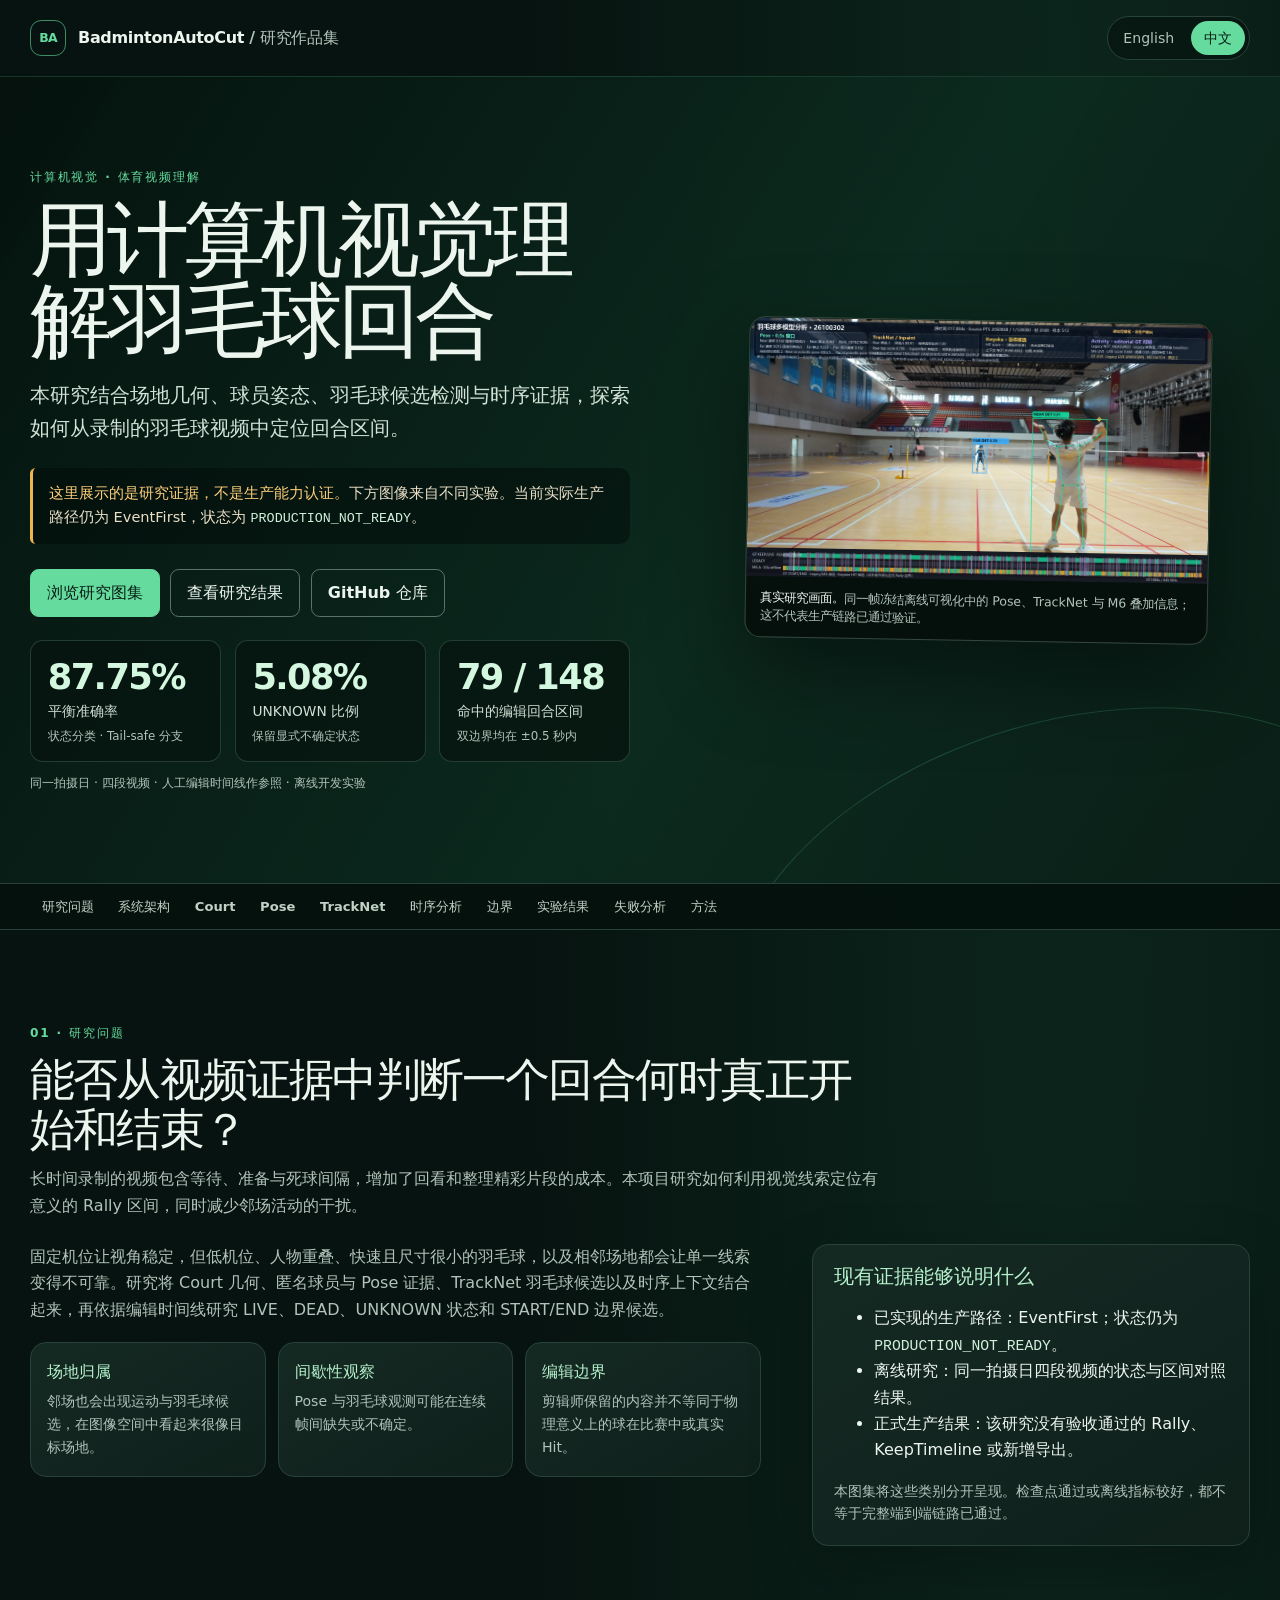
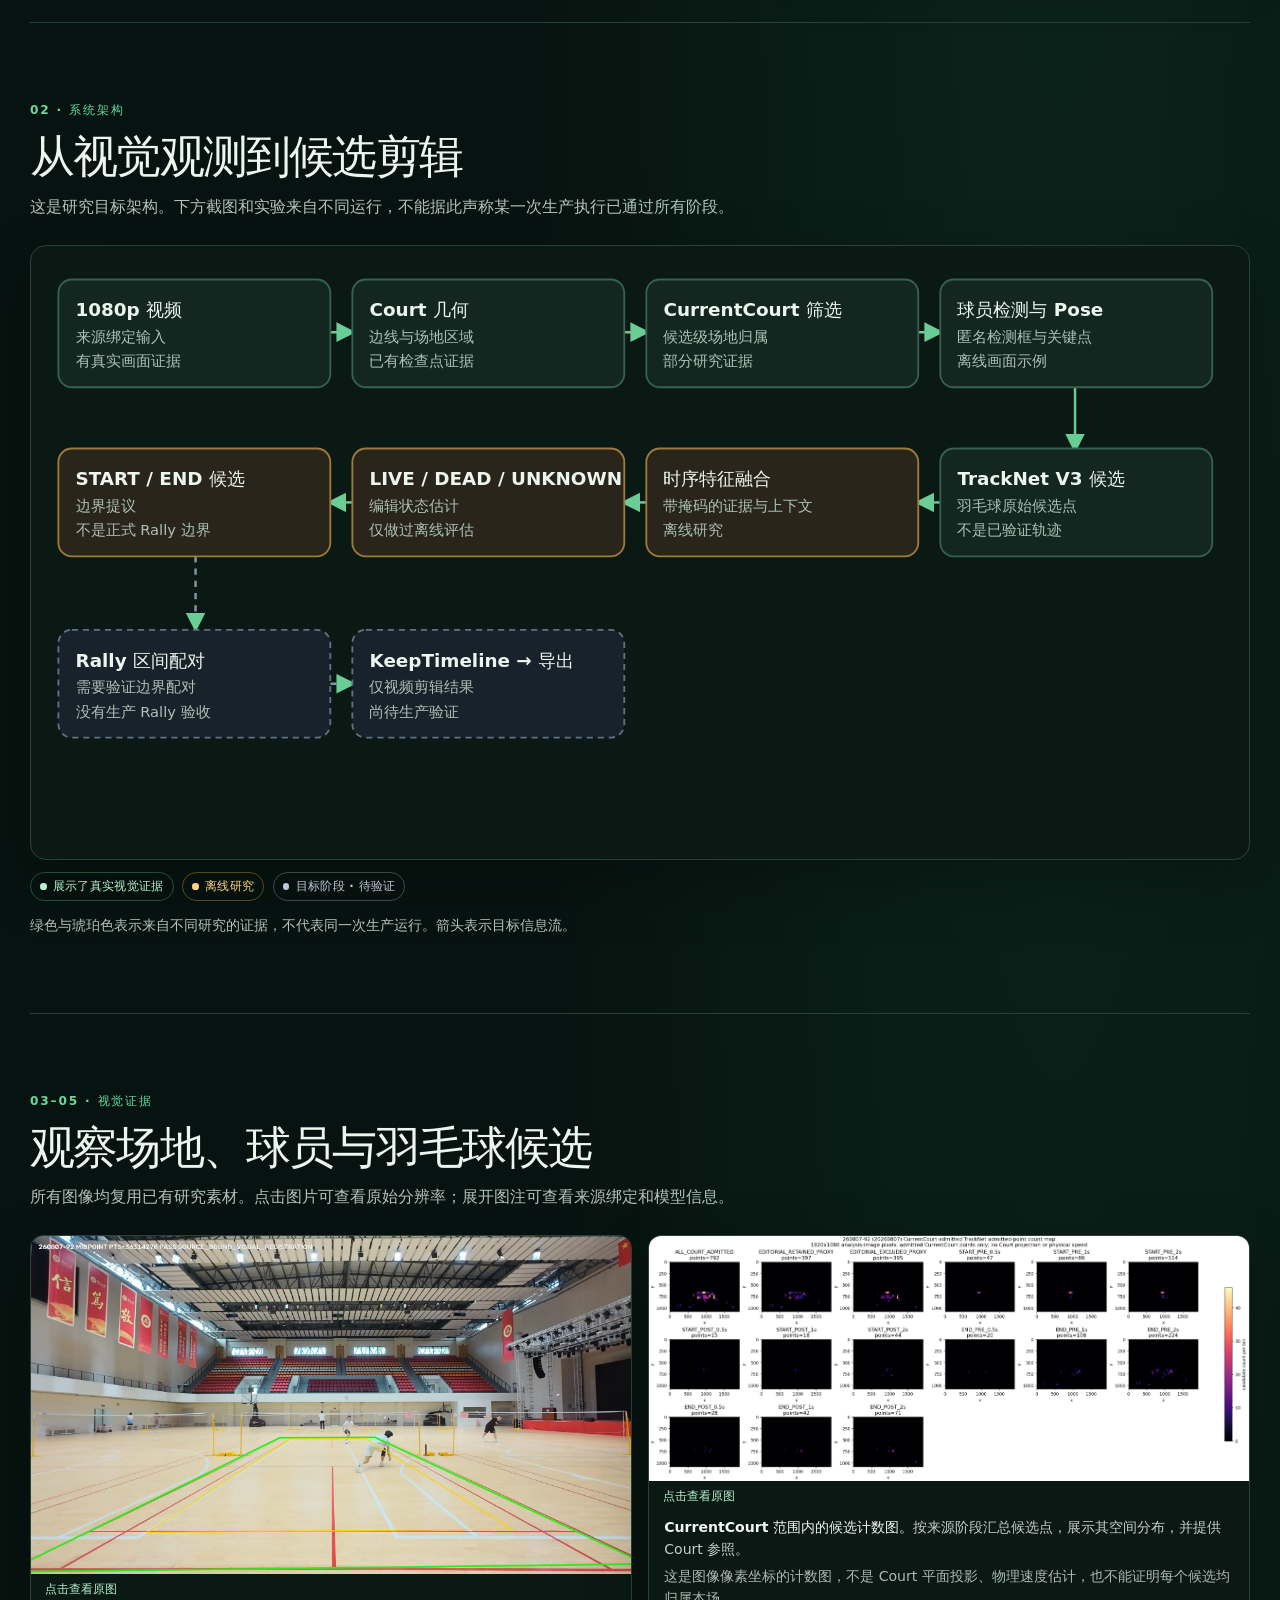
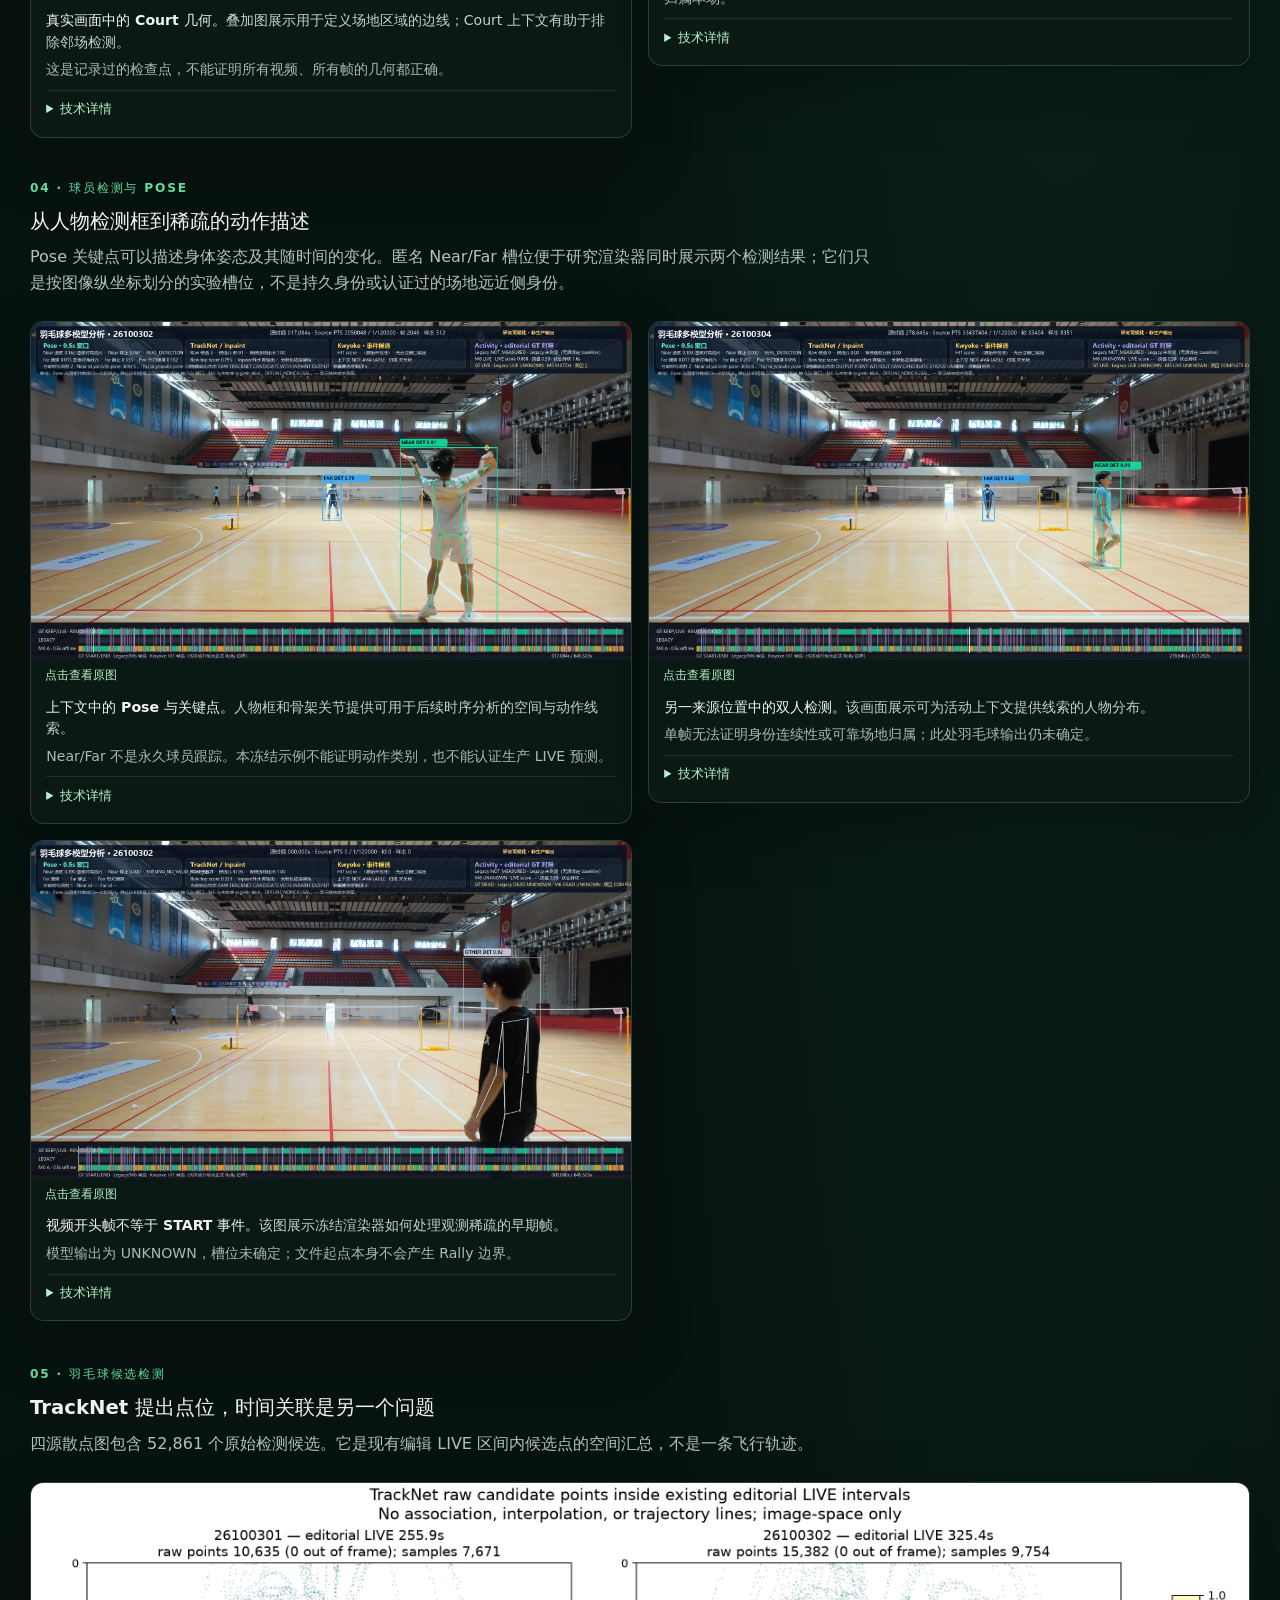
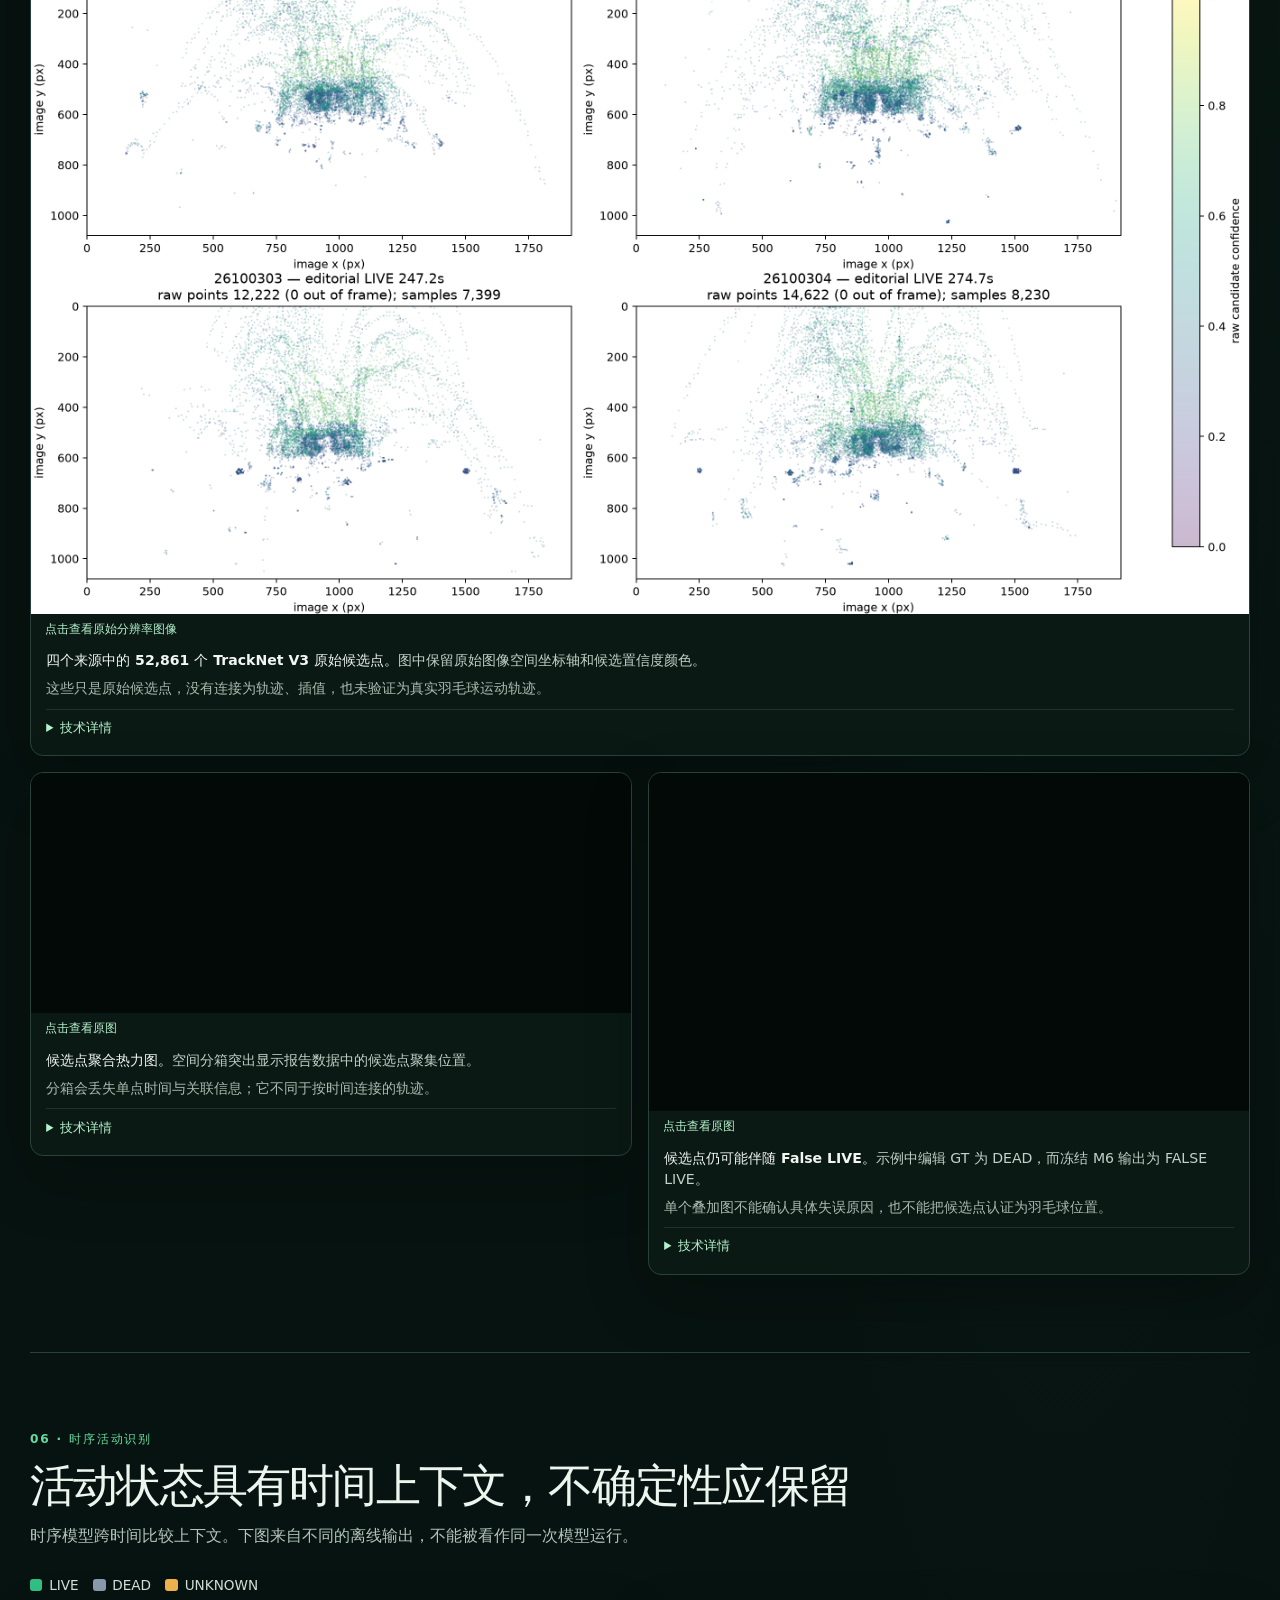
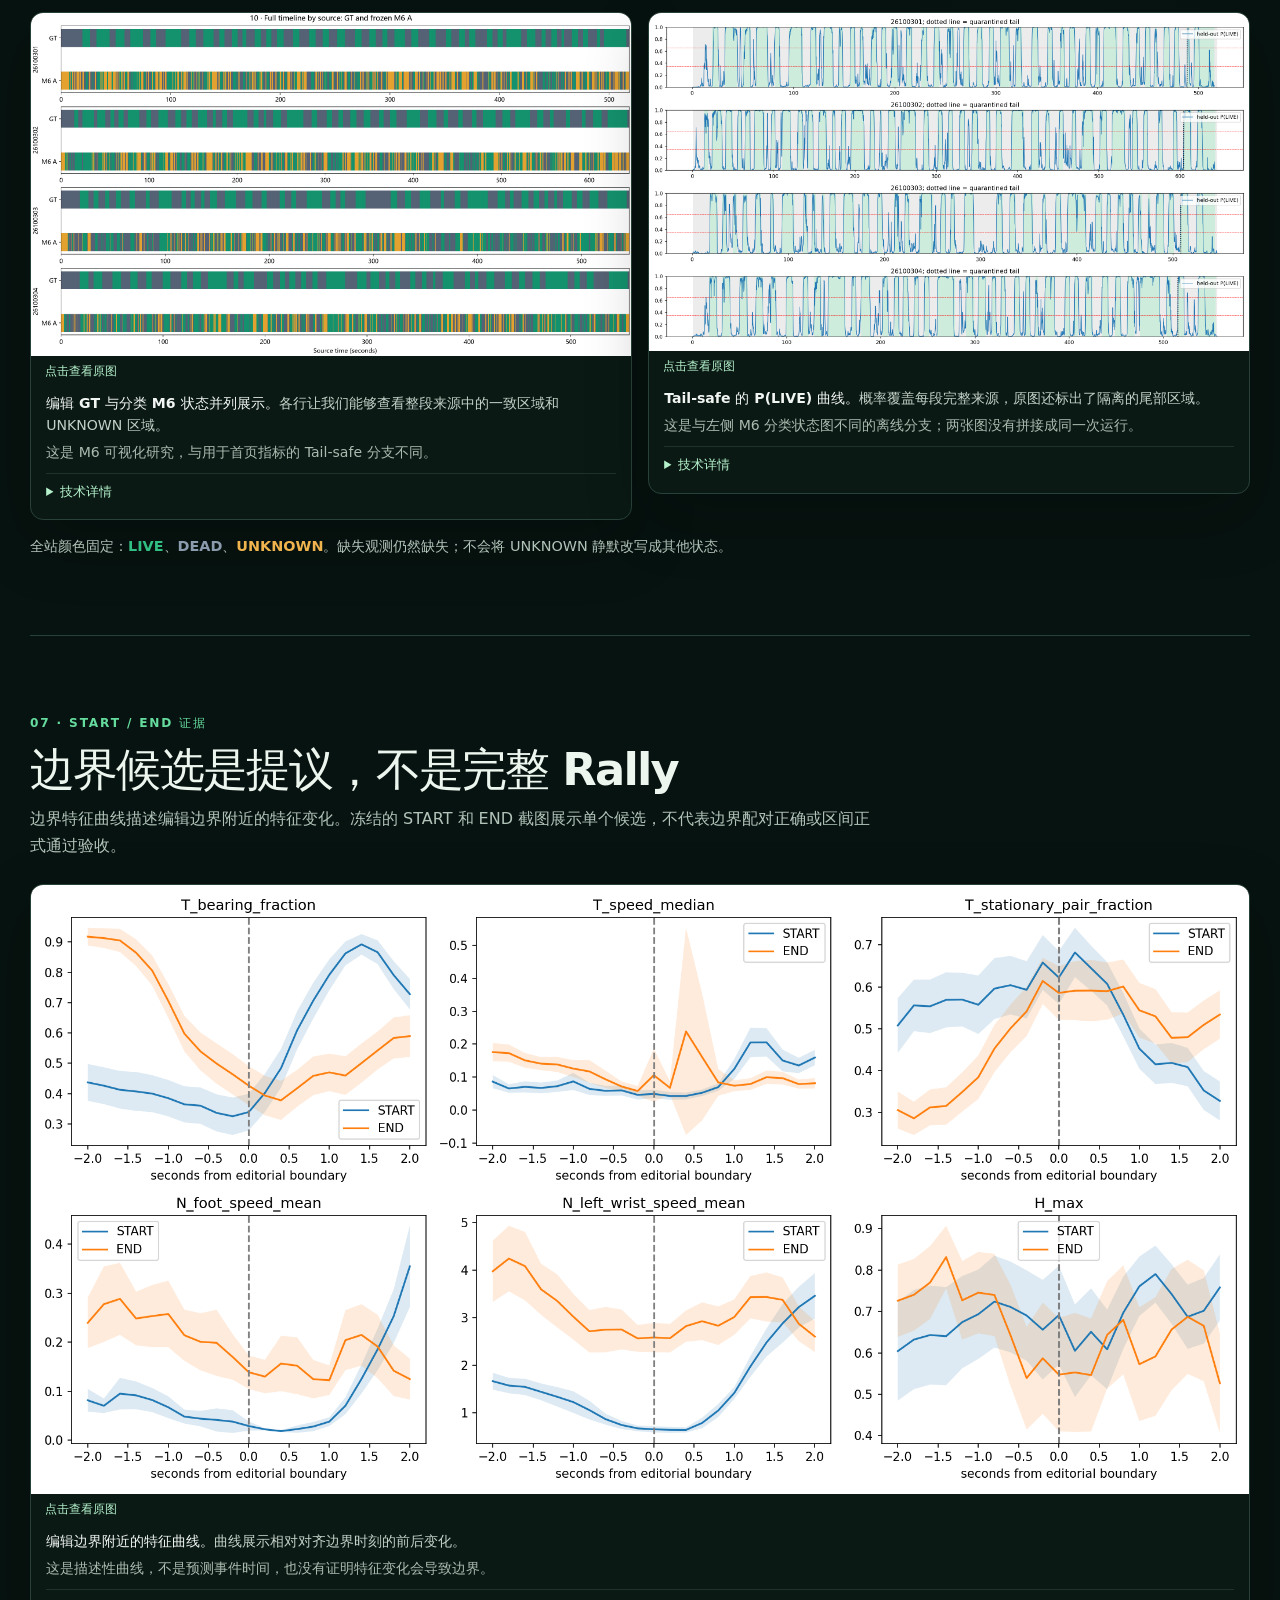
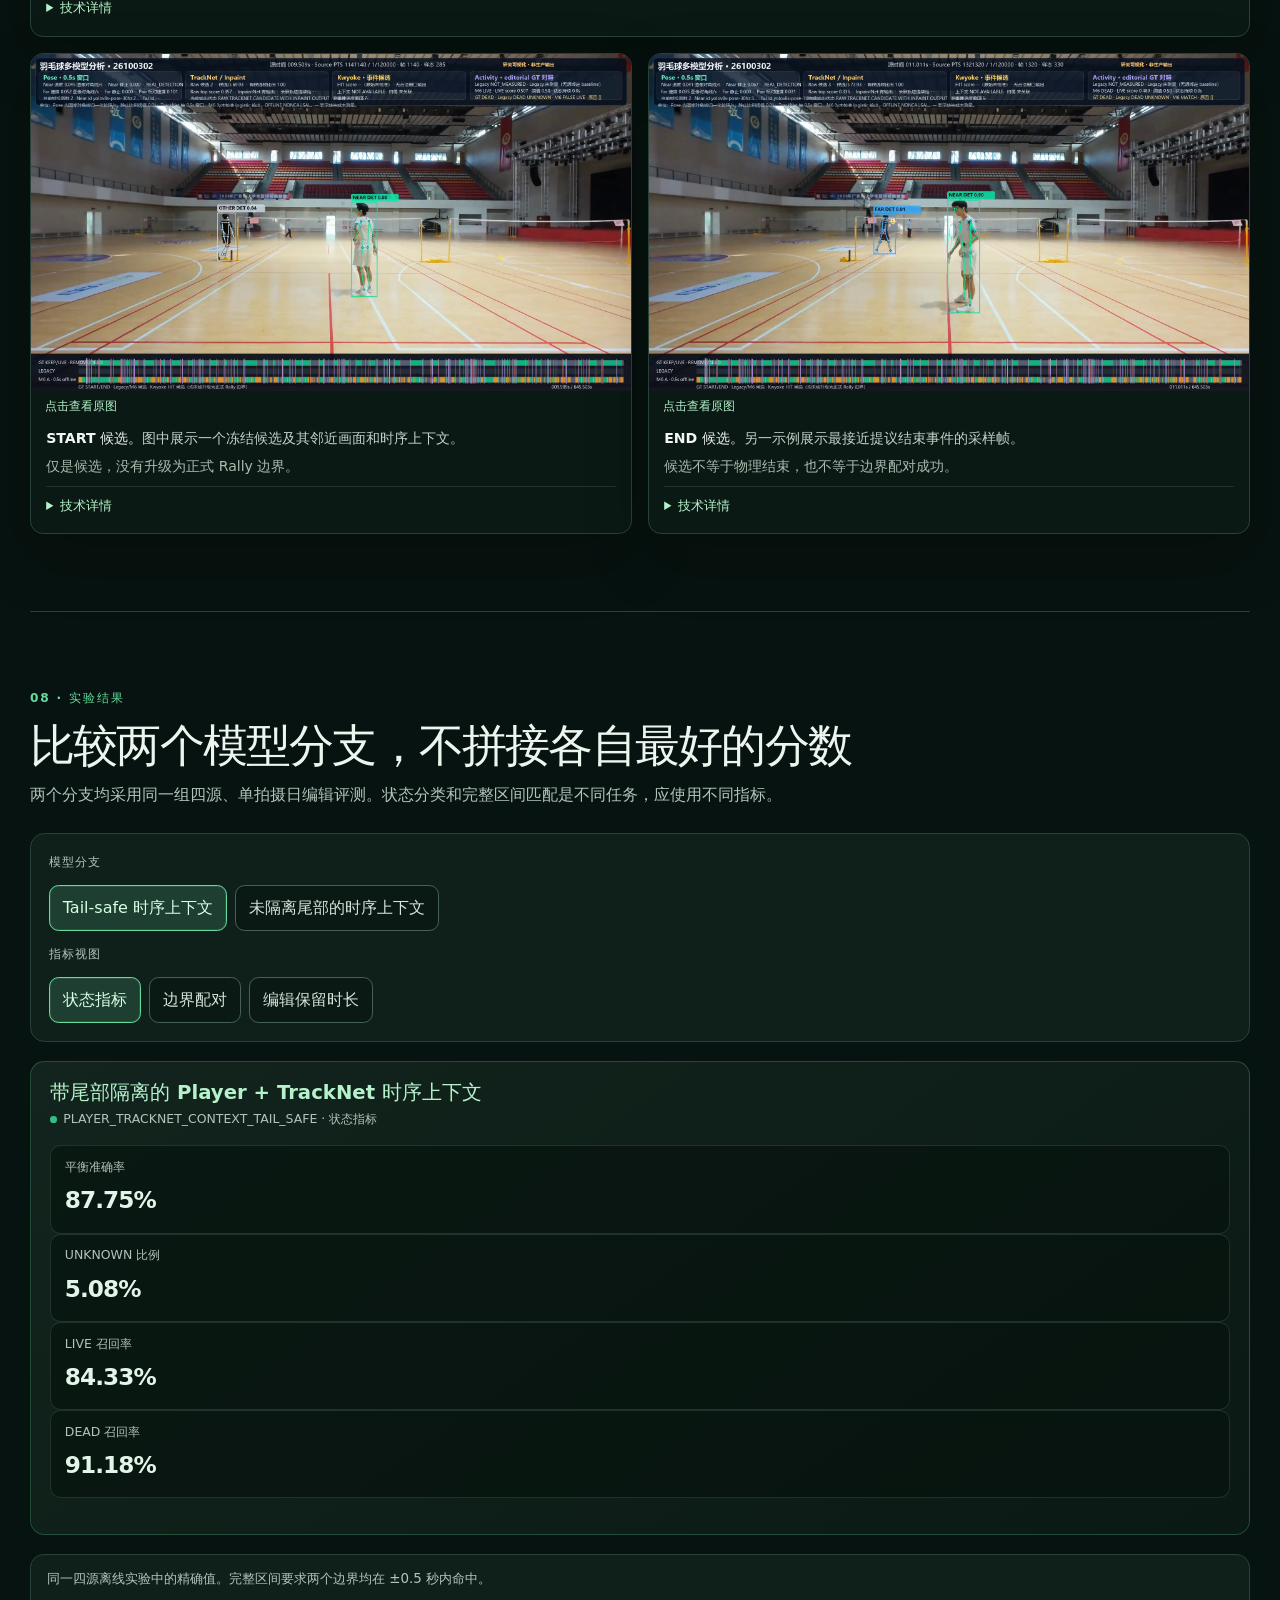
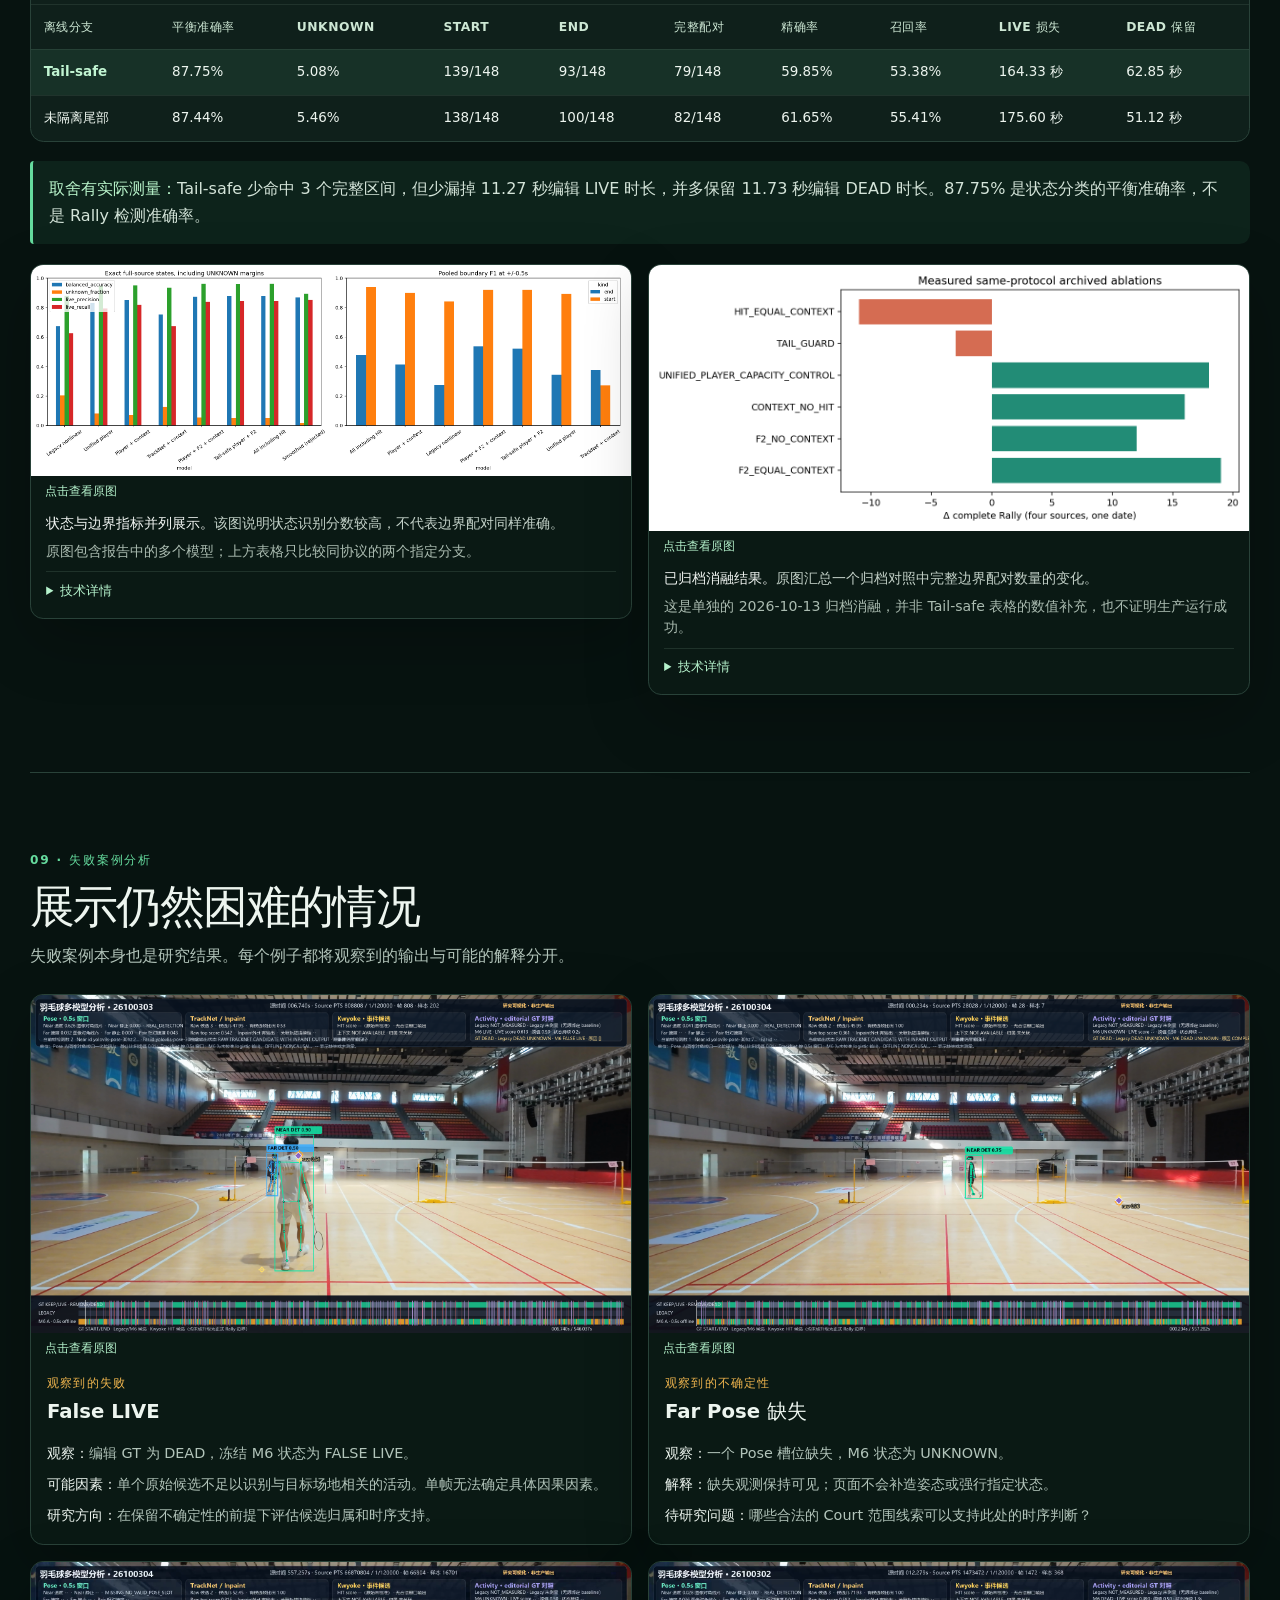
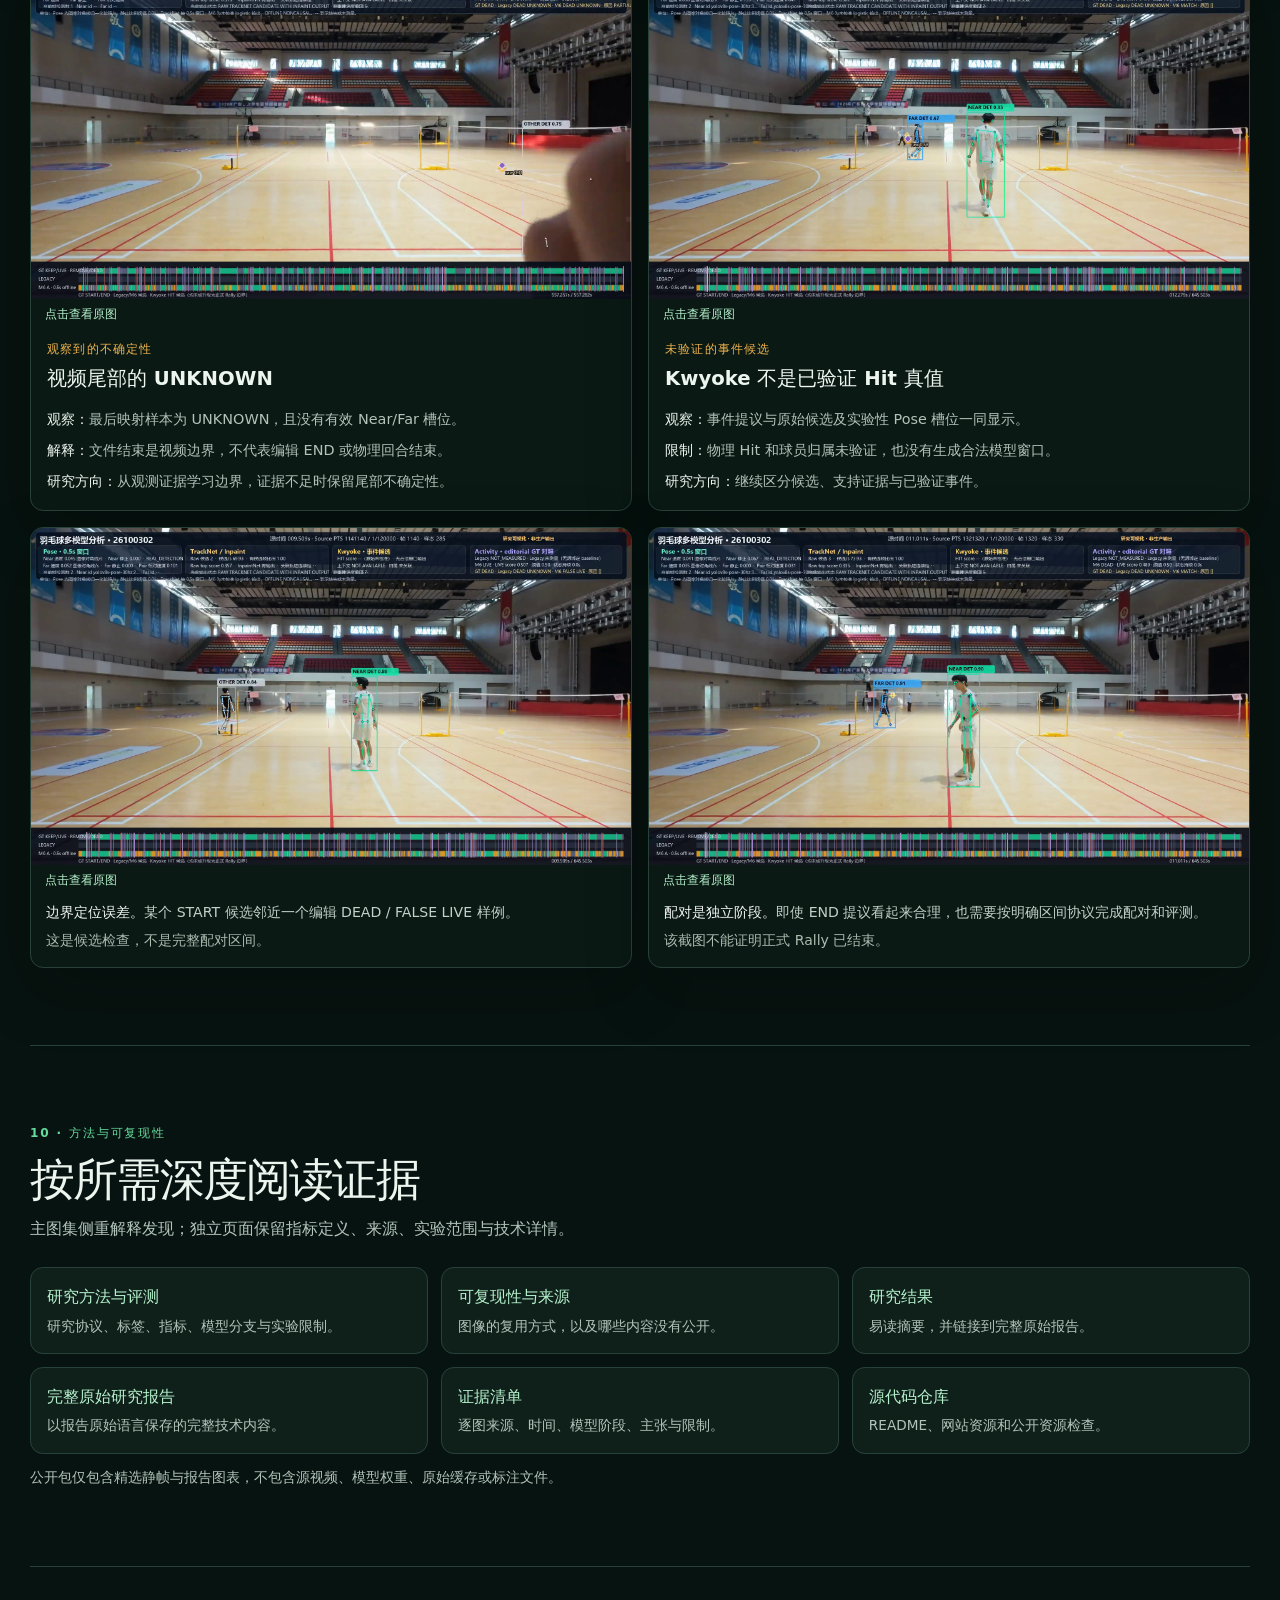
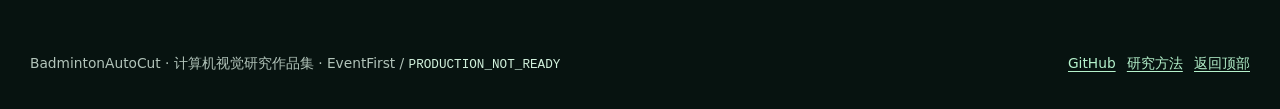
<file: docs/site/zh/index.html>
<!doctype html>
<html lang="zh-CN">
<head>
  <meta charset="utf-8">
  <meta name="viewport" content="width=device-width, initial-scale=1">
  <meta name="description" content="BadmintonAutoCut 双语计算机视觉研究作品集：展示来源可追溯的 Court、Pose、TrackNet、时序分析与离线评测证据。">
  <meta name="theme-color" content="#071310">
  <title>BadmintonAutoCut — 计算机视觉研究作品集</title>
  <link rel="canonical" href="https://yucloer.github.io/BadmintonAutoCut-Demo/zh/">
  <link rel="alternate" hreflang="en" href="https://yucloer.github.io/BadmintonAutoCut-Demo/">
  <link rel="alternate" hreflang="zh-CN" href="https://yucloer.github.io/BadmintonAutoCut-Demo/zh/">
  <link rel="alternate" hreflang="x-default" href="https://yucloer.github.io/BadmintonAutoCut-Demo/">
  <link rel="stylesheet" href="../styles.css">
  <script src="../site.js" defer></script>
</head>
<body data-site-root="../">
  <a class="skip-link" href="#main">跳转到研究内容</a>
  <header class="site-header" id="overview">
    <div class="topline">
      <a class="brand" href="#overview" aria-label="BadmintonAutoCut 研究作品集首页">
        <span class="brand-mark" aria-hidden="true">BA</span>
        <span>BadmintonAutoCut <span class="muted">/ 研究作品集</span></span>
      </a>
      <nav class="language-switch" aria-label="语言切换">
        <a href="../index.html" lang="en" hreflang="en">English</a>
        <a href="./" aria-current="page" lang="zh-CN">中文</a>
      </nav>
    </div>
  </header>

  <header class="hero" aria-labelledby="page-title">
    <div class="hero-grid site-header">
      <div>
        <p class="eyebrow">计算机视觉 · 体育视频理解</p>
        <h1 id="page-title">用计算机视觉理解羽毛球回合</h1>
        <p class="hero-lead">本研究结合场地几何、球员姿态、羽毛球候选检测与时序证据，探索如何从录制的羽毛球视频中定位回合区间。</p>
        <p class="status-note" role="note"><strong>这里展示的是研究证据，不是生产能力认证。</strong>下方图像来自不同实验。当前实际生产路径仍为 EventFirst，状态为 <code>PRODUCTION_NOT_READY</code>。</p>
        <div class="hero-actions">
          <a class="button" href="#gallery">浏览研究图集</a>
          <a class="button button--quiet" href="research-report.html">查看研究结果</a>
          <a class="button button--quiet" href="https://github.com/YuCloer/BadmintonAutoCut-Demo">GitHub 仓库</a>
        </div>
        <div class="stats" aria-label="Tail-safe 离线实验的部分指标">
          <div class="stat"><strong>87.75%</strong><span>平衡准确率</span><small>状态分类 · Tail-safe 分支</small></div>
          <div class="stat"><strong>5.08%</strong><span>UNKNOWN 比例</span><small>保留显式不确定状态</small></div>
          <div class="stat"><strong>79 / 148</strong><span>命中的编辑回合区间</span><small>双边界均在 ±0.5 秒内</small></div>
        </div>
        <p class="scope-line">同一拍摄日 · 四段视频 · 人工编辑时间线作参照 · 离线开发实验</p>
      </div>
      <figure class="hero-visual">
        <a class="image-link" href="../assets/evidence/m6-live-match-26100302-017-084s.png" data-zoom aria-label="放大查看姿态研究画面">
          <img src="../assets/evidence/m6-live-match-26100302-017-084s.png" width="1920" height="1080" alt="真实羽毛球画面，叠加实验性 Near/Far 姿态框、关键点骨架、TrackNet 候选摘要与彼此独立的时序行" fetchpriority="high" decoding="async">
        </a>
        <figcaption><strong>真实研究画面。</strong>同一帧冻结离线可视化中的 Pose、TrackNet 与 M6 叠加信息；这不代表生产链路已通过验证。</figcaption>
      </figure>
    </div>
  </header>

  <nav class="section-nav" aria-label="研究章节导航">
    <div class="section-nav-inner">
      <a href="#overview-study">研究问题</a><a href="#architecture">系统架构</a><a href="#court">Court</a><a href="#pose">Pose</a><a href="#shuttle">TrackNet</a><a href="#timeline">时序分析</a><a href="#boundaries">边界</a><a href="#experiments">实验结果</a><a href="#failures">失败分析</a><a href="#methods">方法</a>
    </div>
  </nav>

  <main id="main" class="site-main">
    <section class="section" id="overview-study" aria-labelledby="question-title">
      <div class="section-heading">
        <p class="eyebrow">01 · 研究问题</p>
        <h2 id="question-title">能否从视频证据中判断一个回合何时真正开始和结束？</h2>
        <p>长时间录制的视频包含等待、准备与死球间隔，增加了回看和整理精彩片段的成本。本项目研究如何利用视觉线索定位有意义的 Rally 区间，同时减少邻场活动的干扰。</p>
      </div>
      <div class="intro-grid">
        <div>
          <p class="section-intro">固定机位让视角稳定，但低机位、人物重叠、快速且尺寸很小的羽毛球，以及相邻场地都会让单一线索变得不可靠。研究将 Court 几何、匿名球员与 Pose 证据、TrackNet 羽毛球候选以及时序上下文结合起来，再依据编辑时间线研究 LIVE、DEAD、UNKNOWN 状态和 START/END 边界候选。</p>
          <div class="challenge-grid">
            <article class="challenge-card"><strong>场地归属</strong><p>邻场也会出现运动与羽毛球候选，在图像空间中看起来很像目标场地。</p></article>
            <article class="challenge-card"><strong>间歇性观察</strong><p>Pose 与羽毛球观测可能在连续帧间缺失或不确定。</p></article>
            <article class="challenge-card"><strong>编辑边界</strong><p>剪辑师保留的内容并不等同于物理意义上的球在比赛中或真实 Hit。</p></article>
          </div>
        </div>
        <aside class="panel">
          <h3>现有证据能够说明什么</h3>
          <ul>
            <li><strong>已实现的生产路径：</strong>EventFirst；状态仍为 <code>PRODUCTION_NOT_READY</code>。</li>
            <li><strong>离线研究：</strong>同一拍摄日四段视频的状态与区间对照结果。</li>
            <li><strong>正式生产结果：</strong>该研究没有验收通过的 Rally、KeepTimeline 或新增导出。</li>
          </ul>
          <p class="small-note">本图集将这些类别分开呈现。检查点通过或离线指标较好，都不等于完整端到端链路已通过。</p>
        </aside>
      </div>
    </section>

    <section class="section" id="architecture" aria-labelledby="architecture-title">
      <div class="section-heading">
        <p class="eyebrow">02 · 系统架构</p>
        <h2 id="architecture-title">从视觉观测到候选剪辑</h2>
        <p>这是研究目标架构。下方截图和实验来自不同运行，不能据此声称某一次生产执行已通过所有阶段。</p>
      </div>
      <div class="architecture-wrap">
        <svg class="architecture" viewBox="0 0 980 486" role="img" aria-labelledby="arch-title arch-desc">
          <title id="arch-title">BadmintonAutoCut 研究流程</title>
          <desc id="arch-desc">十个阶段：从 1080p 视频、Court 与 CurrentCourt 筛选、Pose 与 TrackNet 证据、时序融合、活动状态与边界候选，到 Rally 区间、KeepTimeline 和视频导出。后续阶段仍需生产验证。</desc>
          <defs><marker id="arrow" markerWidth="8" markerHeight="8" refX="6.5" refY="4" orient="auto"><path d="M0,0 L8,4 L0,8 Z" fill="#69cd95"/></marker></defs>
          <path class="arrow" d="M237 63 H255"/><path class="arrow" d="M477 63 H495"/><path class="arrow" d="M717 63 H735"/>
          <path class="arrow" d="M845 108 V159"/><path class="arrow" d="M735 202 H717"/><path class="arrow" d="M495 202 H477"/><path class="arrow" d="M255 202 H237"/>
          <path class="arrow arrow-target" d="M127 246 V305"/><path class="arrow arrow-target" d="M237 350 H255"/>
          <g transform="translate(15 20)"><rect class="node" width="222" height="88" rx="11"/><text class="node-title" x="14" y="30">1080p 视频</text><text class="node-sub" x="14" y="51">来源绑定输入</text><text class="node-sub" x="14" y="71">有真实画面证据</text></g>
          <g transform="translate(255 20)"><rect class="node" width="222" height="88" rx="11"/><text class="node-title" x="14" y="30">Court 几何</text><text class="node-sub" x="14" y="51">边线与场地区域</text><text class="node-sub" x="14" y="71">已有检查点证据</text></g>
          <g transform="translate(495 20)"><rect class="node" width="222" height="88" rx="11"/><text class="node-title" x="14" y="30">CurrentCourt 筛选</text><text class="node-sub" x="14" y="51">候选级场地归属</text><text class="node-sub" x="14" y="71">部分研究证据</text></g>
          <g transform="translate(735 20)"><rect class="node" width="222" height="88" rx="11"/><text class="node-title" x="14" y="30">球员检测与 Pose</text><text class="node-sub" x="14" y="51">匿名检测框与关键点</text><text class="node-sub" x="14" y="71">离线画面示例</text></g>
          <g transform="translate(735 158)"><rect class="node" width="222" height="88" rx="11"/><text class="node-title" x="14" y="30">TrackNet V3 候选</text><text class="node-sub" x="14" y="51">羽毛球原始候选点</text><text class="node-sub" x="14" y="71">不是已验证轨迹</text></g>
          <g transform="translate(495 158)"><rect class="node node-offline" width="222" height="88" rx="11"/><text class="node-title" x="14" y="30">时序特征融合</text><text class="node-sub" x="14" y="51">带掩码的证据与上下文</text><text class="node-sub" x="14" y="71">离线研究</text></g>
          <g transform="translate(255 158)"><rect class="node node-offline" width="222" height="88" rx="11"/><text class="node-title" x="14" y="30">LIVE / DEAD / UNKNOWN</text><text class="node-sub" x="14" y="51">编辑状态估计</text><text class="node-sub" x="14" y="71">仅做过离线评估</text></g>
          <g transform="translate(15 158)"><rect class="node node-offline" width="222" height="88" rx="11"/><text class="node-title" x="14" y="30">START / END 候选</text><text class="node-sub" x="14" y="51">边界提议</text><text class="node-sub" x="14" y="71">不是正式 Rally 边界</text></g>
          <g transform="translate(15 306)"><rect class="node node-target" width="222" height="88" rx="11"/><text class="node-title" x="14" y="30">Rally 区间配对</text><text class="node-sub" x="14" y="51">需要验证边界配对</text><text class="node-sub" x="14" y="71">没有生产 Rally 验收</text></g>
          <g transform="translate(255 306)"><rect class="node node-target" width="222" height="88" rx="11"/><text class="node-title" x="14" y="30">KeepTimeline → 导出</text><text class="node-sub" x="14" y="51">仅视频剪辑结果</text><text class="node-sub" x="14" y="71">尚待生产验证</text></g>
        </svg>
      </div>
      <div class="legend-row" aria-label="架构图证据状态">
        <span class="tag">展示了真实视觉证据</span><span class="tag tag--offline">离线研究</span><span class="tag tag--planned">目标阶段 · 待验证</span>
      </div>
      <p class="small-note">绿色与琥珀色表示来自不同研究的证据，不代表同一次生产运行。箭头表示目标信息流。</p>
    </section>

    <section class="section" id="gallery" aria-labelledby="gallery-title">
      <div class="section-heading">
        <p class="eyebrow">03–05 · 视觉证据</p>
        <h2 id="gallery-title">观察场地、球员与羽毛球候选</h2>
        <p>所有图像均复用已有研究素材。点击图片可查看原始分辨率；展开图注可查看来源绑定和模型信息。</p>
      </div>

      <div class="figure-grid">
        <figure class="evidence-card" id="court">
          <a class="image-link" href="../assets/evidence/court-260807-92-midpoint.jpg" data-zoom aria-label="放大查看 Court 几何图"><img src="../assets/evidence/court-260807-92-midpoint.jpg" width="1920" height="1080" alt="真实羽毛球画面及 Court 几何叠加，来源绑定的中点检查点结果" loading="lazy" decoding="async"></a>
          <span class="image-cta">点击查看原图</span>
          <figcaption><strong>真实画面中的 Court 几何。</strong>叠加图展示用于定义场地区域的边线；Court 上下文有助于排除邻场检测。<span class="caption-limit">这是记录过的检查点，不能证明所有视频、所有帧的几何都正确。</span>
            <details><summary>技术详情</summary><p>独立研究：2026-08-07，来源 <code>260807-92</code>。自动 Court 几何与来源绑定的视觉注册在记录的检查点通过。此来源不属于 10 月四源实验组。</p></details>
          </figcaption>
        </figure>
        <figure class="evidence-card">
          <a class="image-link" href="../assets/evidence/tracknet-currentcourt-count-map-260807-92.png" data-zoom aria-label="放大查看 CurrentCourt 候选计数图"><img src="../assets/evidence/tracknet-currentcourt-count-map-260807-92.png" width="2535" height="1033" alt="按来源阶段汇总的图像空间计数图，显示 Court 范围内被接纳的 TrackNet 候选" loading="lazy" decoding="async"></a>
          <span class="image-cta">点击查看原图</span>
          <figcaption><strong>CurrentCourt 范围内的候选计数图。</strong>按来源阶段汇总候选点，展示其空间分布，并提供 Court 参照。<span class="caption-limit">这是图像像素坐标的计数图，不是 Court 平面投影、物理速度估计，也不能证明每个候选均归属本场。</span>
            <details><summary>技术详情</summary><p>独立 Court 范围研究，2026-08-07，来源 <code>260807-92</code>。计数按阶段和图像空间网格聚合。</p></details>
          </figcaption>
        </figure>
      </div>

      <div class="section-heading" id="pose" style="margin-top:2.5rem">
        <p class="eyebrow">04 · 球员检测与 Pose</p>
        <h3>从人物检测框到稀疏的动作描述</h3>
        <p>Pose 关键点可以描述身体姿态及其随时间的变化。匿名 Near/Far 槽位便于研究渲染器同时展示两个检测结果；它们只是按图像纵坐标划分的实验槽位，不是持久身份或认证过的场地远近侧身份。</p>
      </div>
      <div class="figure-grid">
        <figure class="evidence-card">
          <a class="image-link" href="../assets/evidence/m6-live-match-26100302-017-084s.png" data-zoom aria-label="放大查看 Pose 与骨架示例"><img src="../assets/evidence/m6-live-match-26100302-017-084s.png" width="1920" height="1080" alt="羽毛球画面中两个实验性 Near/Far 人物框、关键点骨架与独立活动时间线" loading="lazy" decoding="async"></a>
          <span class="image-cta">点击查看原图</span>
          <figcaption><strong>上下文中的 Pose 与关键点。</strong>人物框和骨架关节提供可用于后续时序分析的空间与动作线索。<span class="caption-limit">Near/Far 不是永久球员跟踪。本冻结示例不能证明动作类别，也不能认证生产 LIVE 预测。</span>
            <details><summary>技术详情</summary><p>冻结 M6 可视化，来源 <code>26100302</code>，时间 17.084 秒；PTS 2,050,048，帧索引 2,048。实验性图像纵坐标槽位；未用目标 GT 调参。</p></details>
          </figcaption>
        </figure>
        <figure class="evidence-card">
          <a class="image-link" href="../assets/evidence/m6-source-midpoint-26100304-278-645s.png" data-zoom aria-label="放大查看双槽位 Pose 中点画面"><img src="../assets/evidence/m6-source-midpoint-26100304-278-645s.png" width="1920" height="1080" alt="羽毛球场中点画面，显示两个实验性人物检测框和 Pose 骨架" loading="lazy" decoding="async"></a>
          <span class="image-cta">点击查看原图</span>
          <figcaption><strong>另一来源位置中的双人检测。</strong>该画面展示可为活动上下文提供线索的人物分布。<span class="caption-limit">单帧无法证明身份连续性或可靠场地归属；此处羽毛球输出仍未确定。</span>
            <details><summary>技术详情</summary><p>冻结 M6 可视化，来源 <code>26100304</code>，时间 278.645 秒；PTS 33,437,404，帧索引 33,404。与上方 Court 检查点来自不同来源。</p></details>
          </figcaption>
        </figure>
        <figure class="evidence-card">
          <a class="image-link" href="../assets/evidence/m6-source-start-26100302-000-000s.png" data-zoom aria-label="放大查看来源开头画面"><img src="../assets/evidence/m6-source-start-26100302-000-000s.png" width="1920" height="1080" alt="来源开头画面，显示 Pose、TrackNet 与 M6 状态叠加，且说明它们属于独立离线证据" loading="lazy" decoding="async"></a>
          <span class="image-cta">点击查看原图</span>
          <figcaption><strong>视频开头帧不等于 START 事件。</strong>该图展示冻结渲染器如何处理观测稀疏的早期帧。<span class="caption-limit">模型输出为 UNKNOWN，槽位未确定；文件起点本身不会产生 Rally 边界。</span>
            <details><summary>技术详情</summary><p>来源 <code>26100302</code>，时间 0.000 秒；PTS 0，帧索引 0。冻结 zero-shot M6 可视化；编辑 GT 为 DEAD，M6 为 UNKNOWN。</p></details>
          </figcaption>
        </figure>
      </div>

      <div class="section-heading" id="shuttle" style="margin-top:2.7rem">
        <p class="eyebrow">05 · 羽毛球候选检测</p>
        <h3>TrackNet 提出点位，时间关联是另一个问题</h3>
        <p>四源散点图包含 52,861 个原始检测候选。它是现有编辑 LIVE 区间内候选点的空间汇总，不是一条飞行轨迹。</p>
      </div>
      <figure class="evidence-card evidence-card--wide">
        <a class="image-link" href="../assets/evidence/tracknet-raw-scatter-four-source.png" data-zoom aria-label="放大查看 TrackNet 原始候选散点图"><img src="../assets/evidence/tracknet-raw-scatter-four-source.png" width="2700" height="1620" alt="四图并列的图像空间散点，展示四段视频中的 52,861 个未关联 TrackNet V3 原始候选点" loading="lazy" decoding="async"></a>
        <span class="image-cta">点击查看原始分辨率图像</span>
        <figcaption><strong>四个来源中的 52,861 个 TrackNet V3 原始候选点。</strong>图中保留原始图像空间坐标轴和候选置信度颜色。<span class="caption-limit">这些只是原始候选点，没有连接为轨迹、插值，也未验证为真实羽毛球运动轨迹。</span>
          <details><summary>技术详情</summary><p>拍摄于 2026-10-03 的四个来源：<code>26100301</code>（10,635）、<code>26100302</code>（15,382）、<code>26100303</code>（12,222）和 <code>26100304</code>（14,622）。逐源计数与溯源记录见<a href="../evidence-manifest.json">证据清单</a>。</p></details>
        </figcaption>
      </figure>
      <div class="figure-grid">
        <figure class="evidence-card">
          <a class="image-link" href="../assets/evidence/tracknet-aggregated-heatmap-four-source.png" data-zoom aria-label="放大查看 TrackNet 聚合热力图"><img src="../assets/evidence/tracknet-aggregated-heatmap-four-source.png" width="2250" height="900" alt="按空间网格聚合的 TrackNet 候选计数，分别汇总 LIVE 与 DEAD 编辑区间" loading="lazy" decoding="async"></a>
          <span class="image-cta">点击查看原图</span>
          <figcaption><strong>候选点聚合热力图。</strong>空间分箱突出显示报告数据中的候选点聚集位置。<span class="caption-limit">分箱会丢失单点时间与关联信息；它不同于按时间连接的轨迹。</span>
            <details><summary>技术详情</summary><p>来自 2026-10-03 四源离线报告的原始图表，按编辑状态汇总候选点位置。</p></details>
          </figcaption>
        </figure>
        <figure class="evidence-card">
          <a class="image-link" href="../assets/evidence/m6-false-live-26100303-006-740s.png" data-zoom aria-label="放大查看 TrackNet 候选与 False LIVE 示例"><img src="../assets/evidence/m6-false-live-26100303-006-740s.png" width="1920" height="1080" alt="真实羽毛球画面叠加一个 TrackNet 原始候选，冻结 M6 输出为 False LIVE 而编辑 GT 为 DEAD" loading="lazy" decoding="async"></a>
          <span class="image-cta">点击查看原图</span>
          <figcaption><strong>候选点仍可能伴随 False LIVE。</strong>示例中编辑 GT 为 DEAD，而冻结 M6 输出为 FALSE LIVE。<span class="caption-limit">单个叠加图不能确认具体失误原因，也不能把候选点认证为羽毛球位置。</span>
            <details><summary>技术详情</summary><p>来源 <code>26100303</code>，时间 6.740 秒；PTS 808,808，帧索引 808。M6 zero-shot 输出；TrackNet 点仍是未关联的原始候选。</p></details>
          </figcaption>
        </figure>
      </div>
    </section>

    <section class="section" id="timeline" aria-labelledby="timeline-title">
      <div class="section-heading">
        <p class="eyebrow">06 · 时序活动识别</p>
        <h2 id="timeline-title">活动状态具有时间上下文，不确定性应保留</h2>
        <p>时序模型跨时间比较上下文。下图来自不同的离线输出，不能被看作同一次模型运行。</p>
      </div>
      <ul class="state-legend" aria-label="状态颜色图例">
        <li><span class="swatch swatch--live" aria-hidden="true"></span>LIVE</li><li><span class="swatch swatch--dead" aria-hidden="true"></span>DEAD</li><li><span class="swatch swatch--unknown" aria-hidden="true"></span>UNKNOWN</li>
      </ul>
      <div class="timeline-grid">
        <figure class="evidence-card">
          <a class="image-link" href="../assets/evidence/m6-gt-state-timeline-four-source.png" data-zoom aria-label="放大查看 GT 与 M6 状态时间线"><img src="../assets/evidence/m6-gt-state-timeline-four-source.png" width="2100" height="1200" alt="四段视频的全来源时间线，分别展示编辑 GT 和冻结 M6 的 LIVE、DEAD、UNKNOWN 状态行" loading="lazy" decoding="async"></a>
          <span class="image-cta">点击查看原图</span>
          <figcaption><strong>编辑 GT 与分类 M6 状态并列展示。</strong>各行让我们能够查看整段来源中的一致区域和 UNKNOWN 区域。<span class="caption-limit">这是 M6 可视化研究，与用于首页指标的 Tail-safe 分支不同。</span>
            <details><summary>技术详情</summary><p>拍摄于 2026-10-03 的四源组。图中 LIVE 为绿色、DEAD 为蓝灰色、UNKNOWN 为琥珀色。GT 是编辑保留时间线，不是羽毛球或 Hit 的物理真值。</p></details>
          </figcaption>
        </figure>
        <figure class="evidence-card">
          <a class="image-link" href="../assets/evidence/tail-safe-probability-timeline-four-source.png" data-zoom aria-label="放大查看 Tail-safe 概率时间线"><img src="../assets/evidence/tail-safe-probability-timeline-four-source.png" width="2080" height="1170" alt="Tail-safe 离线模型分支的四源 P(LIVE) 概率曲线，并标出隔离的尾段区域" loading="lazy" decoding="async"></a>
          <span class="image-cta">点击查看原图</span>
          <figcaption><strong>Tail-safe 的 P(LIVE) 曲线。</strong>概率覆盖每段完整来源，原图还标出了隔离的尾部区域。<span class="caption-limit">这是与左侧 M6 分类状态图不同的离线分支；两张图没有拼接成同一次运行。</span>
            <details><summary>技术详情</summary><p>模型分支：<code>PLAYER_TRACKNET_CONTEXT_TAIL_SAFE</code>；同一拍摄日四段视频。指标参照编辑状态，不能证明跨日期泛化。</p></details>
          </figcaption>
        </figure>
      </div>
      <p class="timeline-note">全站颜色固定：<strong style="color:var(--live)">LIVE</strong>、<strong style="color:var(--dead)">DEAD</strong>、<strong style="color:var(--unknown)">UNKNOWN</strong>。缺失观测仍然缺失；不会将 UNKNOWN 静默改写成其他状态。</p>
    </section>

    <section class="section" id="boundaries" aria-labelledby="boundary-title">
      <div class="section-heading">
        <p class="eyebrow">07 · START / END 证据</p>
        <h2 id="boundary-title">边界候选是提议，不是完整 Rally</h2>
        <p>边界特征曲线描述编辑边界附近的特征变化。冻结的 START 和 END 截图展示单个候选，不代表边界配对正确或区间正式通过验收。</p>
      </div>
      <figure class="evidence-card evidence-card--wide">
        <a class="image-link" href="../assets/evidence/boundary-feature-profiles-four-source.png" data-zoom aria-label="放大查看边界特征曲线"><img src="../assets/evidence/boundary-feature-profiles-four-source.png" width="2100" height="1050" alt="对齐到编辑 START 与 END 边界时刻前后的 Pose 和 TrackNet 特征曲线" loading="lazy" decoding="async"></a>
        <span class="image-cta">点击查看原图</span>
        <figcaption><strong>编辑边界附近的特征曲线。</strong>曲线展示相对对齐边界时刻的前后变化。<span class="caption-limit">这是描述性曲线，不是预测事件时间，也没有证明特征变化会导致边界。</span>
          <details><summary>技术详情</summary><p>来自 2026-10-03 四源离线研究。START 和 END 分别评估；与编辑时间对齐不等于物理事件真值。</p></details>
        </figcaption>
      </figure>
      <div class="figure-grid">
        <figure class="evidence-card">
          <a class="image-link" href="../assets/evidence/m6-26100302-start-candidate-009-510s.png" data-zoom aria-label="放大查看 START 候选截图"><img src="../assets/evidence/m6-26100302-start-candidate-009-510s.png" width="1920" height="1080" alt="冻结 M6 START 候选帧及其附近的编辑状态时间线" loading="lazy" decoding="async"></a>
          <span class="image-cta">点击查看原图</span>
          <figcaption><strong>START 候选。</strong>图中展示一个冻结候选及其邻近画面和时序上下文。<span class="caption-limit">仅是候选，没有升级为正式 Rally 边界。</span>
            <details><summary>技术详情</summary><p>来源 <code>26100302</code>；候选事件时间 9.500 秒，最近采样帧 9.5095 秒；PTS 1,141,140，帧索引 1,140。编辑 GT 为 DEAD，采样 M6 为 FALSE LIVE。</p></details>
          </figcaption>
        </figure>
        <figure class="evidence-card">
          <a class="image-link" href="../assets/evidence/m6-26100302-end-candidate-011-011s.png" data-zoom aria-label="放大查看 END 候选截图"><img src="../assets/evidence/m6-26100302-end-candidate-011-011s.png" width="1920" height="1080" alt="冻结 M6 END 候选帧及其附近的编辑状态时间线" loading="lazy" decoding="async"></a>
          <span class="image-cta">点击查看原图</span>
          <figcaption><strong>END 候选。</strong>另一示例展示最接近提议结束事件的采样帧。<span class="caption-limit">候选不等于物理结束，也不等于边界配对成功。</span>
            <details><summary>技术详情</summary><p>来源 <code>26100302</code>；候选事件时间 11.000 秒，最近采样帧 11.011 秒；PTS 1,321,320，帧索引 1,320。没有据此宣称正式 Rally 边界。</p></details>
          </figcaption>
        </figure>
      </div>
    </section>

    <section class="section" id="experiments" aria-labelledby="experiments-title">
      <div class="section-heading">
        <p class="eyebrow">08 · 实验结果</p>
        <h2 id="experiments-title">比较两个模型分支，不拼接各自最好的分数</h2>
        <p>两个分支均采用同一组四源、单拍摄日编辑评测。状态分类和完整区间匹配是不同任务，应使用不同指标。</p>
      </div>
      <div class="control-block" aria-label="交互式离线模型对照">
        <p class="control-label">模型分支</p>
        <div class="button-group" role="group" aria-label="选择离线模型分支">
          <button class="choice-button" type="button" data-arm-button="tail-safe" aria-pressed="true">Tail-safe 时序上下文</button>
          <button class="choice-button" type="button" data-arm-button="unguarded" aria-pressed="false">未隔离尾部的时序上下文</button>
        </div>
        <p class="control-label">指标视图</p>
        <div class="button-group" role="group" aria-label="选择指标类别">
          <button class="choice-button" type="button" data-metric-view="state" aria-pressed="true">状态指标</button>
          <button class="choice-button" type="button" data-metric-view="boundaries" aria-pressed="false">边界配对</button>
          <button class="choice-button" type="button" data-metric-view="retention" aria-pressed="false">编辑保留时长</button>
        </div>
      </div>
      <div class="study-readout" aria-live="polite" aria-atomic="true">
        <h3 data-study-name>带尾部隔离的 Player + TrackNet 时序上下文</h3>
        <p class="study-status" data-study-status>离线开发实验 · 四段视频 · 2026-10-03</p>
        <dl class="metric-panel metric-grid" data-metric-panel="state">
          <div class="metric-item"><dt>平衡准确率</dt><dd data-study-value="balanced_accuracy">87.75%</dd></div>
          <div class="metric-item"><dt>UNKNOWN 比例</dt><dd data-study-value="unknown_ratio">5.08%</dd></div>
          <div class="metric-item"><dt>LIVE 召回率</dt><dd data-study-value="live_recall">84.33%</dd></div>
          <div class="metric-item"><dt>DEAD 召回率</dt><dd data-study-value="dead_recall">91.18%</dd></div>
        </dl>
        <dl class="metric-panel metric-grid" data-metric-panel="boundaries" hidden>
          <div class="metric-item"><dt>START 候选命中</dt><dd data-study-value="start_matches">139/148</dd></div>
          <div class="metric-item"><dt>END 候选命中</dt><dd data-study-value="end_matches">93/148</dd></div>
          <div class="metric-item"><dt>完整编辑区间命中</dt><dd data-study-value="matched_intervals">79/148</dd></div>
          <div class="metric-item"><dt>配对精确率 / 召回率</dt><dd><span data-study-value="precision">59.85%</span> / <span data-study-value="recall">53.38%</span></dd></div>
        </dl>
        <dl class="metric-panel metric-grid" data-metric-panel="retention" hidden>
          <div class="metric-item"><dt>编辑 LIVE 时长损失</dt><dd data-study-value="editorial_live_lost_seconds">164.33 秒</dd></div>
          <div class="metric-item"><dt>编辑 DEAD 保留时长</dt><dd data-study-value="editorial_dead_kept_seconds">62.85 秒</dd></div>
        </dl>
        <noscript><p class="no-script">指标切换需要启用 JavaScript。完整双分支对照表和原始图表仍可阅读。</p></noscript>
      </div>
      <div class="comparison-table-wrap">
        <table class="comparison-table">
          <caption>同一四源离线实验中的精确值。完整区间要求两个边界均在 ±0.5 秒内命中。</caption>
          <thead><tr><th scope="col">离线分支</th><th scope="col">平衡准确率</th><th scope="col">UNKNOWN</th><th scope="col">START</th><th scope="col">END</th><th scope="col">完整配对</th><th scope="col">精确率</th><th scope="col">召回率</th><th scope="col">LIVE 损失</th><th scope="col">DEAD 保留</th></tr></thead>
          <tbody>
            <tr data-study-row="tail-safe" class="is-selected"><th scope="row">Tail-safe</th><td>87.75%</td><td>5.08%</td><td>139/148</td><td>93/148</td><td>79/148</td><td>59.85%</td><td>53.38%</td><td>164.33 秒</td><td>62.85 秒</td></tr>
            <tr data-study-row="unguarded"><th scope="row">未隔离尾部</th><td>87.44%</td><td>5.46%</td><td>138/148</td><td>100/148</td><td>82/148</td><td>61.65%</td><td>55.41%</td><td>175.60 秒</td><td>51.12 秒</td></tr>
          </tbody>
        </table>
      </div>
      <p class="tradeoff-note"><strong>取舍有实际测量：</strong>Tail-safe 少命中 3 个完整区间，但少漏掉 11.27 秒编辑 LIVE 时长，并多保留 11.73 秒编辑 DEAD 时长。87.75% 是状态分类的平衡准确率，不是 Rally 检测准确率。</p>
      <div class="figure-grid" style="margin-top:1.2rem">
        <figure class="evidence-card">
          <a class="image-link" href="../assets/evidence/model-performance-comparison-four-source.png" data-zoom aria-label="放大查看模型性能对照图"><img src="../assets/evidence/model-performance-comparison-four-source.png" width="2380" height="840" alt="报告中离线状态指标与独立 START、END 边界 F1 对照图" loading="lazy" decoding="async"></a>
          <span class="image-cta">点击查看原图</span>
          <figcaption><strong>状态与边界指标并列展示。</strong>该图说明状态识别分数较高，不代表边界配对同样准确。<span class="caption-limit">原图包含报告中的多个模型；上方表格只比较同协议的两个指定分支。</span>
            <details><summary>技术详情</summary><p>边界柱形图使用 ±0.5 秒容差计算合并 START/END F1。定义与协议见<a href="research-report.html">研究结果页面</a>和原始报告。</p></details>
          </figcaption>
        </figure>
        <figure class="evidence-card">
          <a class="image-link" href="../assets/evidence/ablation-delta-complete-rally-four-source.png" data-zoom aria-label="放大查看归档消融对照图"><img src="../assets/evidence/ablation-delta-complete-rally-four-source.png" width="1260" height="560" alt="归档同协议消融实验中完整 Rally 边界配对数量变化图" loading="lazy" decoding="async"></a>
          <span class="image-cta">点击查看原图</span>
          <figcaption><strong>已归档消融结果。</strong>原图汇总一个归档对照中完整边界配对数量的变化。<span class="caption-limit">这是单独的 2026-10-13 归档消融，并非 Tail-safe 表格的数值补充，也不证明生产运行成功。</span>
            <details><summary>技术详情</summary><p>同日四源表格派生的对照实验。计数差协议不同于上方的区间召回率、精确率和保留时长。</p></details>
          </figcaption>
        </figure>
      </div>
    </section>

    <section class="section" id="failures" aria-labelledby="failures-title">
      <div class="section-heading">
        <p class="eyebrow">09 · 失败案例分析</p>
        <h2 id="failures-title">展示仍然困难的情况</h2>
        <p>失败案例本身也是研究结果。每个例子都将观察到的输出与可能的解释分开。</p>
      </div>
      <div class="failure-grid">
        <article class="evidence-card">
          <a class="image-link" href="../assets/evidence/m6-false-live-26100303-006-740s.png" data-zoom aria-label="放大查看 False LIVE 示例"><img src="../assets/evidence/m6-false-live-26100303-006-740s.png" width="1920" height="1080" alt="真实羽毛球画面中的 TrackNet 原始候选，编辑 GT 为 DEAD，M6 输出为 FALSE LIVE" loading="lazy" decoding="async"></a>
          <span class="image-cta">点击查看原图</span>
          <div class="failure-copy"><span class="failure-kind">观察到的失败</span><h3>False LIVE</h3><p><strong>观察：</strong>编辑 GT 为 DEAD，冻结 M6 状态为 FALSE LIVE。</p><p><strong>可能因素：</strong>单个原始候选不足以识别与目标场地相关的活动。单帧无法确定具体因果因素。</p><p><strong>研究方向：</strong>在保留不确定性的前提下评估候选归属和时序支持。</p></div>
        </article>
        <article class="evidence-card">
          <a class="image-link" href="../assets/evidence/m6-unknown-far-missing-26100304-000-234s.png" data-zoom aria-label="放大查看 Far Pose 缺失与 UNKNOWN 示例"><img src="../assets/evidence/m6-unknown-far-missing-26100304-000-234s.png" width="1920" height="1080" alt="羽毛球视频开头画面中 Near 槽位存在、Far 槽位缺失，M6 输出 UNKNOWN" loading="lazy" decoding="async"></a>
          <span class="image-cta">点击查看原图</span>
          <div class="failure-copy"><span class="failure-kind">观察到的不确定性</span><h3>Far Pose 缺失</h3><p><strong>观察：</strong>一个 Pose 槽位缺失，M6 状态为 UNKNOWN。</p><p><strong>解释：</strong>缺失观测保持可见；页面不会补造姿态或强行指定状态。</p><p><strong>待研究问题：</strong>哪些合法的 Court 范围线索可以支持此处的时序判断？</p></div>
        </article>
        <article class="evidence-card">
          <a class="image-link" href="../assets/evidence/m6-26100304-last-sample-557-257s.png" data-zoom aria-label="放大查看视频尾部 UNKNOWN 样例"><img src="../assets/evidence/m6-26100304-last-sample-557-257s.png" width="1920" height="1080" alt="视频尾部最后映射帧附近，Near 与 Far Pose 槽位均无效，输出 UNKNOWN" loading="lazy" decoding="async"></a>
          <span class="image-cta">点击查看原图</span>
          <div class="failure-copy"><span class="failure-kind">观察到的不确定性</span><h3>视频尾部的 UNKNOWN</h3><p><strong>观察：</strong>最后映射样本为 UNKNOWN，且没有有效 Near/Far 槽位。</p><p><strong>解释：</strong>文件结束是视频边界，不代表编辑 END 或物理回合结束。</p><p><strong>研究方向：</strong>从观测证据学习边界，证据不足时保留尾部不确定性。</p></div>
        </article>
        <article class="evidence-card">
          <a class="image-link" href="../assets/evidence/m6-26100302-kwyoke-candidate-012-279s.png" data-zoom aria-label="放大查看 Kwyoke 事件候选"><img src="../assets/evidence/m6-26100302-kwyoke-candidate-012-279s.png" width="1920" height="1080" alt="真实视频帧中显示实验性 Near/Far Pose、TrackNet 原始候选、Kwyoke 事件提议与独立状态时间线" loading="lazy" decoding="async"></a>
          <span class="image-cta">点击查看原图</span>
          <div class="failure-copy"><span class="failure-kind">未验证的事件候选</span><h3>Kwyoke 不是已验证 Hit 真值</h3><p><strong>观察：</strong>事件提议与原始候选及实验性 Pose 槽位一同显示。</p><p><strong>限制：</strong>物理 Hit 和球员归属未验证，也没有生成合法模型窗口。</p><p><strong>研究方向：</strong>继续区分候选、支持证据与已验证事件。</p></div>
        </article>
      </div>
      <div class="figure-grid" style="margin-top:1rem">
        <figure class="evidence-card">
          <a class="image-link" href="../assets/evidence/m6-26100302-start-candidate-009-510s.png" data-zoom aria-label="放大查看 START 边界失败样例"><img src="../assets/evidence/m6-26100302-start-candidate-009-510s.png" width="1920" height="1080" alt="编辑标签 DEAD、附近状态为 FALSE LIVE 的 START 候选样例" loading="lazy" decoding="async"></a>
          <span class="image-cta">点击查看原图</span>
          <figcaption><strong>边界定位误差。</strong>某个 START 候选邻近一个编辑 DEAD / FALSE LIVE 样例。<span class="caption-limit">这是候选检查，不是完整配对区间。</span></figcaption>
        </figure>
        <figure class="evidence-card">
          <a class="image-link" href="../assets/evidence/m6-26100302-end-candidate-011-011s.png" data-zoom aria-label="放大查看 END 边界候选样例"><img src="../assets/evidence/m6-26100302-end-candidate-011-011s.png" width="1920" height="1080" alt="显示局部状态上下文的 END 候选样例" loading="lazy" decoding="async"></a>
          <span class="image-cta">点击查看原图</span>
          <figcaption><strong>配对是独立阶段。</strong>即使 END 提议看起来合理，也需要按明确区间协议完成配对和评测。<span class="caption-limit">该截图不能证明正式 Rally 已结束。</span></figcaption>
        </figure>
      </div>
    </section>

    <section class="section" id="methods" aria-labelledby="methods-title">
      <div class="section-heading">
        <p class="eyebrow">10 · 方法与可复现性</p>
        <h2 id="methods-title">按所需深度阅读证据</h2>
        <p>主图集侧重解释发现；独立页面保留指标定义、来源、实验范围与技术详情。</p>
      </div>
      <div class="resource-grid">
        <a class="resource-card" href="methods.html"><strong>研究方法与评测</strong><span>研究协议、标签、指标、模型分支与实验限制。</span></a>
        <a class="resource-card" href="reproducibility.html"><strong>可复现性与来源</strong><span>图像的复用方式，以及哪些内容没有公开。</span></a>
        <a class="resource-card" href="research-report.html"><strong>研究结果</strong><span>易读摘要，并链接到完整原始报告。</span></a>
        <a class="resource-card" href="../RESEARCH_REPORT.html"><strong>完整原始研究报告</strong><span>以报告原始语言保存的完整技术内容。</span></a>
        <a class="resource-card" href="../evidence-manifest.json"><strong>证据清单</strong><span>逐图来源、时间、模型阶段、主张与限制。</span></a>
        <a class="resource-card" href="https://github.com/YuCloer/BadmintonAutoCut-Demo"><strong>源代码仓库</strong><span>README、网站资源和公开资源检查。</span></a>
      </div>
      <p class="small-note">公开包仅包含精选静帧与报告图表，不包含源视频、模型权重、原始缓存或标注文件。</p>
    </section>
  </main>

  <footer class="site-footer">
    <p>BadmintonAutoCut · 计算机视觉研究作品集 · EventFirst / <code>PRODUCTION_NOT_READY</code></p>
    <div class="footer-links"><a href="https://github.com/YuCloer/BadmintonAutoCut-Demo">GitHub</a><a href="methods.html">研究方法</a><a href="#overview">返回顶部</a></div>
  </footer>
  <dialog class="image-dialog" id="image-dialog" aria-label="原始分辨率研究图像">
    <div class="dialog-bar"><button class="dialog-close" type="button" data-dialog-close aria-label="关闭图像">×</button></div>
    <img alt="放大后的研究图像">
  </dialog>
</body>
</html>
</file>
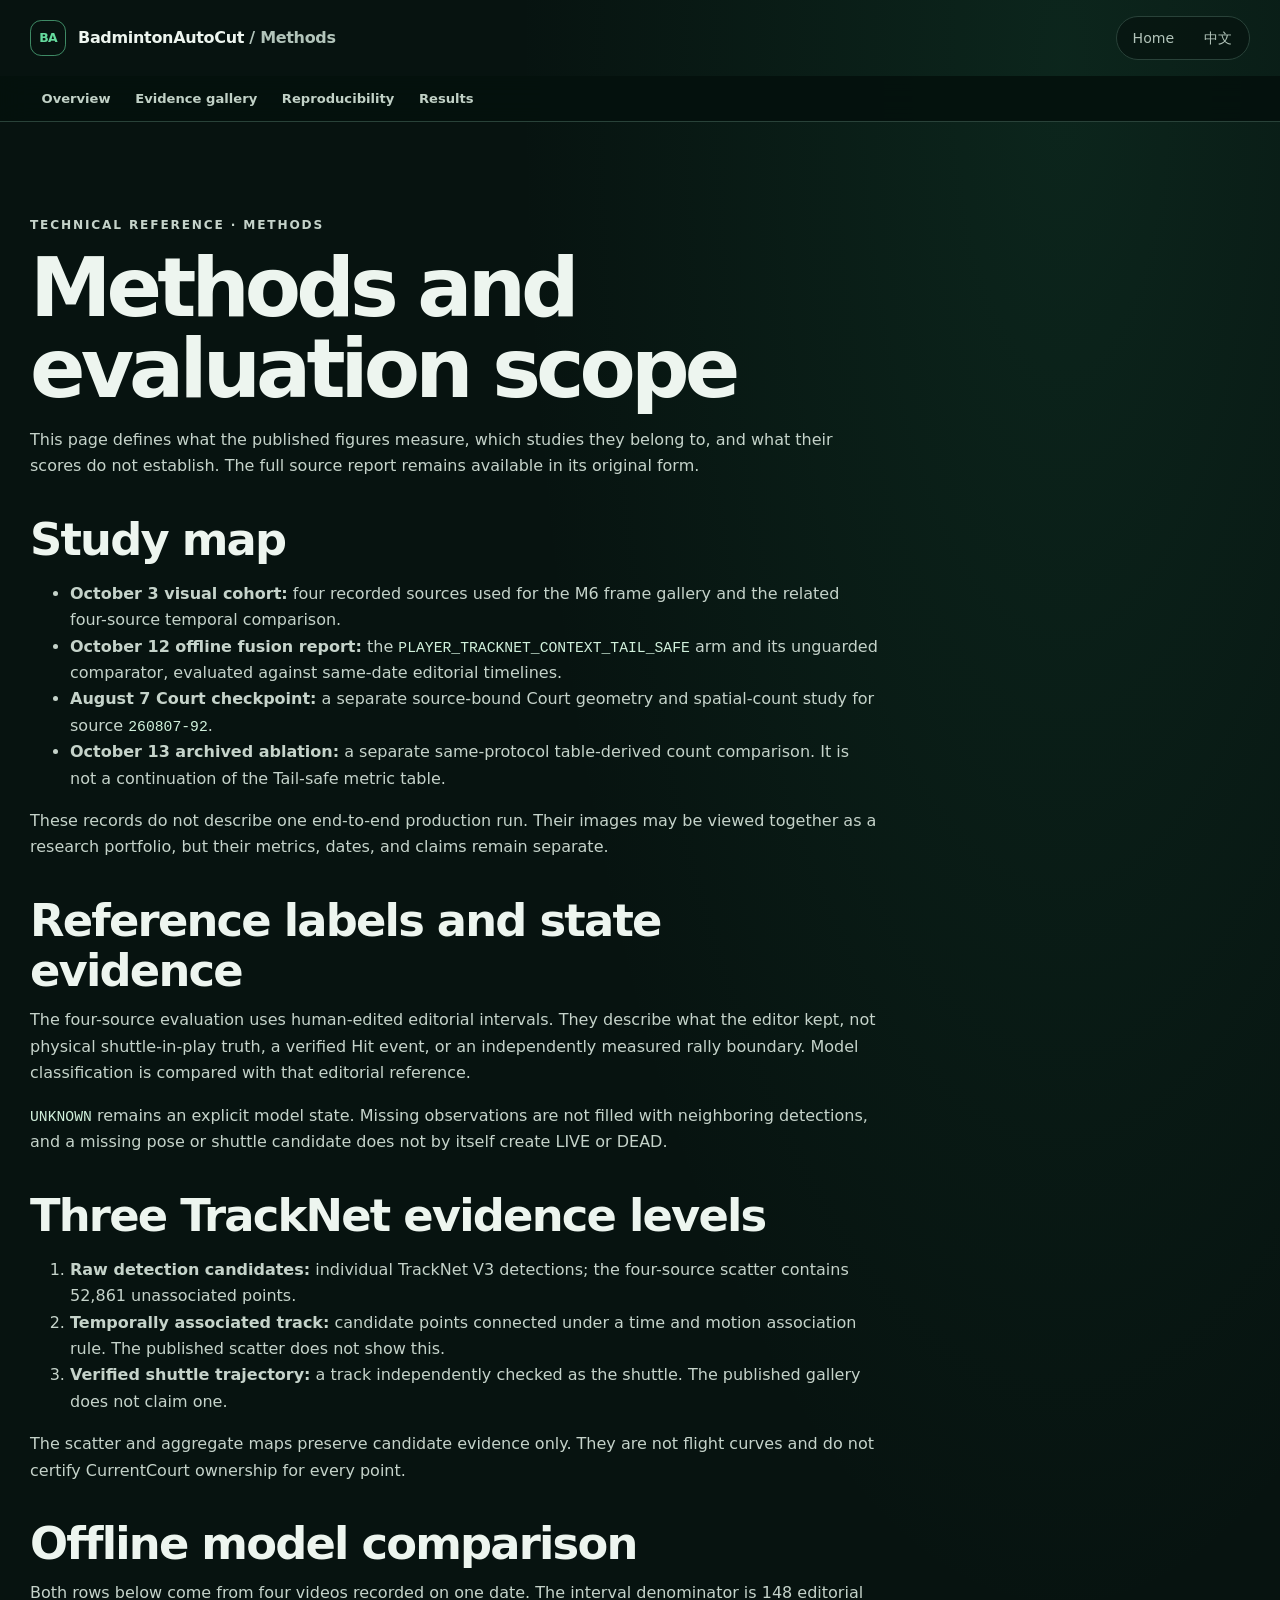
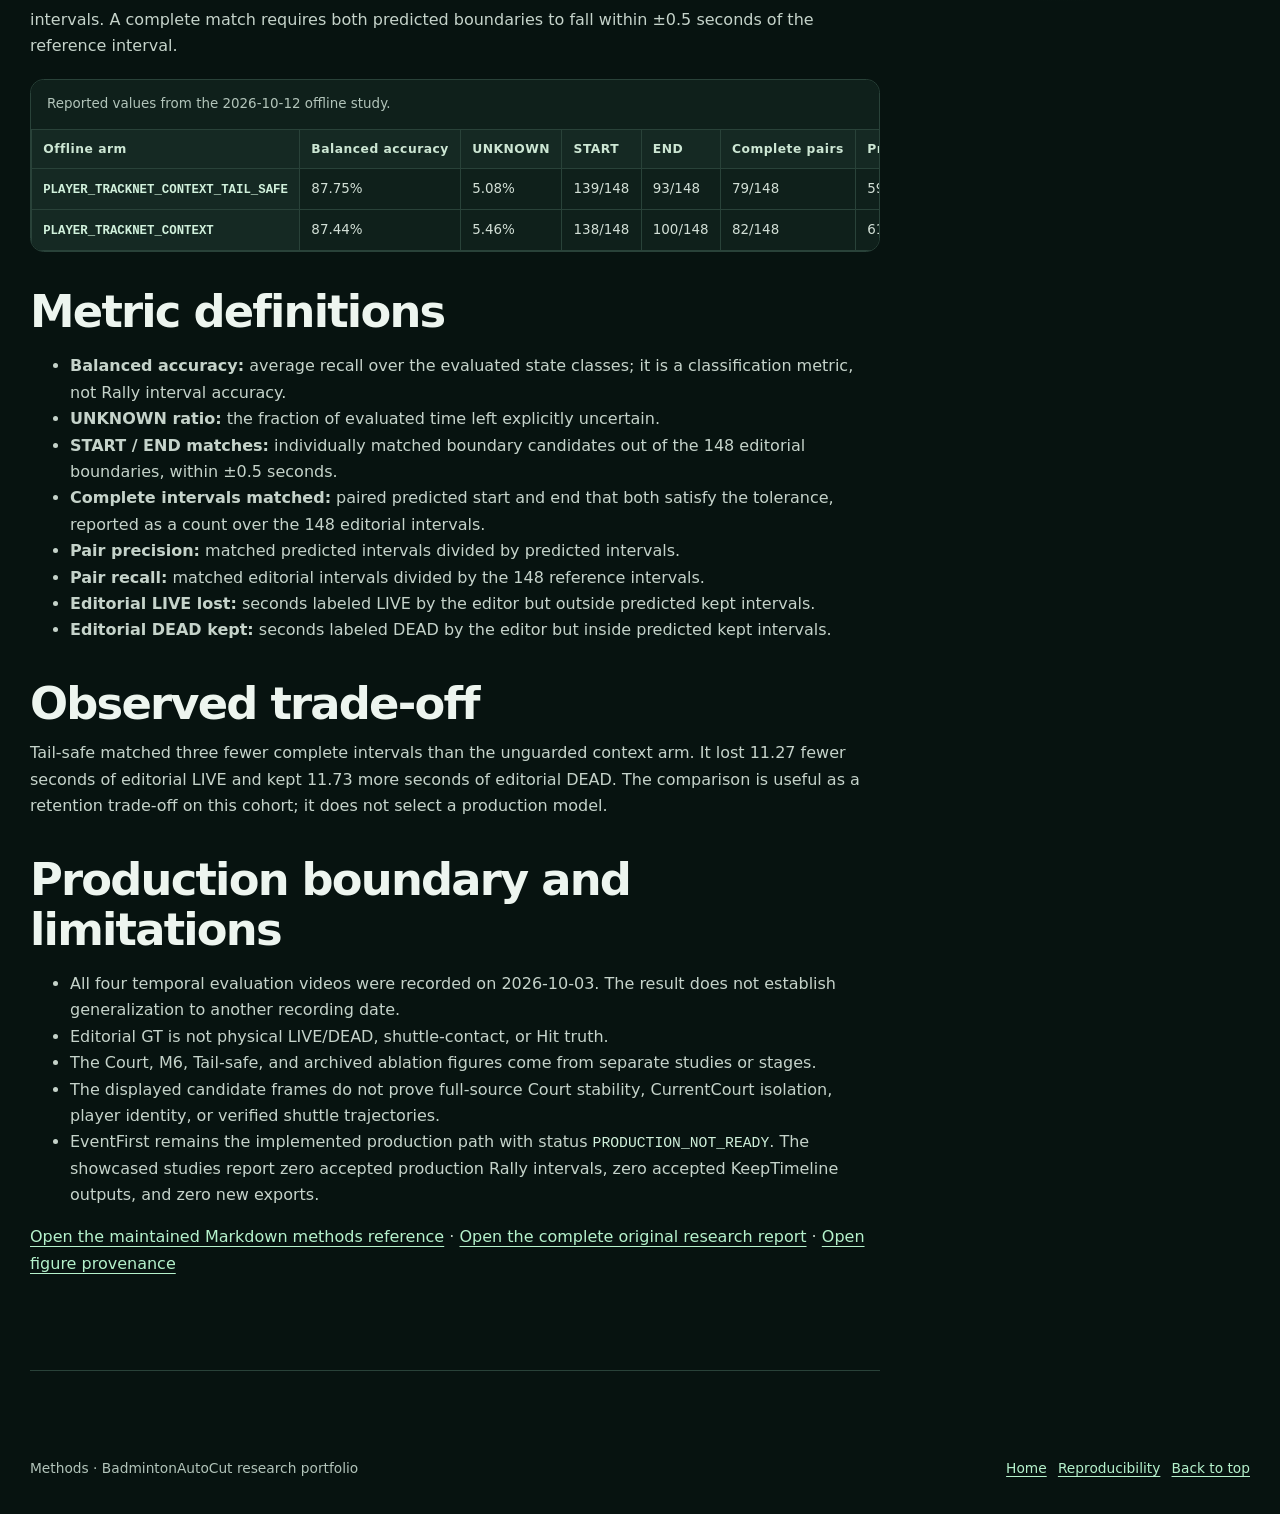
<file: docs/site/methods.html>
<!doctype html>
<html lang="en">
<head>
  <meta charset="utf-8"><meta name="viewport" content="width=device-width, initial-scale=1">
  <meta name="description" content="Methods, labels, metrics, model arms, and limitations for BadmintonAutoCut's public offline research evidence.">
  <title>Methods and Evaluation — BadmintonAutoCut</title>
  <link rel="canonical" href="https://yucloer.github.io/BadmintonAutoCut-Demo/methods.html">
  <link rel="alternate" hreflang="en" href="https://yucloer.github.io/BadmintonAutoCut-Demo/methods.html">
  <link rel="alternate" hreflang="zh-CN" href="https://yucloer.github.io/BadmintonAutoCut-Demo/zh/methods.html">
  <link rel="stylesheet" href="styles.css">
</head>
<body>
  <a class="skip-link" href="#main">Skip to methods</a>
  <header class="site-header"><div class="topline">
    <a class="brand" href="./"><span class="brand-mark" aria-hidden="true">BA</span><span>BadmintonAutoCut <span class="muted">/ Methods</span></span></a>
    <nav class="language-switch" aria-label="Language"><a href="./" aria-label="English home">Home</a><a href="zh/methods.html" lang="zh-CN" hreflang="zh-CN">中文</a></nav>
  </div></header>
  <nav class="section-nav" aria-label="Site navigation"><div class="section-nav-inner"><a href="./">Overview</a><a href="./#gallery">Evidence gallery</a><a href="reproducibility.html">Reproducibility</a><a href="research-report.html">Results</a></div></nav>
  <main class="site-main" id="main">
    <article class="section method-prose">
      <p class="eyebrow">Technical reference · Methods</p>
      <h1>Methods and evaluation scope</h1>
      <p>This page defines what the published figures measure, which studies they belong to, and what their scores do not establish. The full source report remains available in its original form.</p>

      <h2>Study map</h2>
      <ul>
        <li><strong>October 3 visual cohort:</strong> four recorded sources used for the M6 frame gallery and the related four-source temporal comparison.</li>
        <li><strong>October 12 offline fusion report:</strong> the <code>PLAYER_TRACKNET_CONTEXT_TAIL_SAFE</code> arm and its unguarded comparator, evaluated against same-date editorial timelines.</li>
        <li><strong>August 7 Court checkpoint:</strong> a separate source-bound Court geometry and spatial-count study for source <code>260807-92</code>.</li>
        <li><strong>October 13 archived ablation:</strong> a separate same-protocol table-derived count comparison. It is not a continuation of the Tail-safe metric table.</li>
      </ul>
      <p>These records do not describe one end-to-end production run. Their images may be viewed together as a research portfolio, but their metrics, dates, and claims remain separate.</p>

      <h2>Reference labels and state evidence</h2>
      <p>The four-source evaluation uses human-edited editorial intervals. They describe what the editor kept, not physical shuttle-in-play truth, a verified Hit event, or an independently measured rally boundary. Model classification is compared with that editorial reference.</p>
      <p><code>UNKNOWN</code> remains an explicit model state. Missing observations are not filled with neighboring detections, and a missing pose or shuttle candidate does not by itself create LIVE or DEAD.</p>

      <h2>Three TrackNet evidence levels</h2>
      <ol>
        <li><strong>Raw detection candidates:</strong> individual TrackNet V3 detections; the four-source scatter contains 52,861 unassociated points.</li>
        <li><strong>Temporally associated track:</strong> candidate points connected under a time and motion association rule. The published scatter does not show this.</li>
        <li><strong>Verified shuttle trajectory:</strong> a track independently checked as the shuttle. The published gallery does not claim one.</li>
      </ol>
      <p>The scatter and aggregate maps preserve candidate evidence only. They are not flight curves and do not certify CurrentCourt ownership for every point.</p>

      <h2>Offline model comparison</h2>
      <p>Both rows below come from four videos recorded on one date. The interval denominator is 148 editorial intervals. A complete match requires both predicted boundaries to fall within ±0.5 seconds of the reference interval.</p>
      <div class="comparison-table-wrap">
        <table class="comparison-table">
          <caption>Reported values from the 2026-10-12 offline study.</caption>
          <thead><tr><th scope="col">Offline arm</th><th scope="col">Balanced accuracy</th><th scope="col">UNKNOWN</th><th scope="col">START</th><th scope="col">END</th><th scope="col">Complete pairs</th><th scope="col">Precision</th><th scope="col">Recall</th><th scope="col">LIVE lost</th><th scope="col">DEAD kept</th></tr></thead>
          <tbody>
            <tr><th scope="row"><code>PLAYER_TRACKNET_CONTEXT_TAIL_SAFE</code></th><td>87.75%</td><td>5.08%</td><td>139/148</td><td>93/148</td><td>79/148</td><td>59.85%</td><td>53.38%</td><td>164.33 s</td><td>62.85 s</td></tr>
            <tr><th scope="row"><code>PLAYER_TRACKNET_CONTEXT</code></th><td>87.44%</td><td>5.46%</td><td>138/148</td><td>100/148</td><td>82/148</td><td>61.65%</td><td>55.41%</td><td>175.60 s</td><td>51.12 s</td></tr>
          </tbody>
        </table>
      </div>

      <h2>Metric definitions</h2>
      <ul>
        <li><strong>Balanced accuracy:</strong> average recall over the evaluated state classes; it is a classification metric, not Rally interval accuracy.</li>
        <li><strong>UNKNOWN ratio:</strong> the fraction of evaluated time left explicitly uncertain.</li>
        <li><strong>START / END matches:</strong> individually matched boundary candidates out of the 148 editorial boundaries, within ±0.5 seconds.</li>
        <li><strong>Complete intervals matched:</strong> paired predicted start and end that both satisfy the tolerance, reported as a count over the 148 editorial intervals.</li>
        <li><strong>Pair precision:</strong> matched predicted intervals divided by predicted intervals.</li>
        <li><strong>Pair recall:</strong> matched editorial intervals divided by the 148 reference intervals.</li>
        <li><strong>Editorial LIVE lost:</strong> seconds labeled LIVE by the editor but outside predicted kept intervals.</li>
        <li><strong>Editorial DEAD kept:</strong> seconds labeled DEAD by the editor but inside predicted kept intervals.</li>
      </ul>

      <h2>Observed trade-off</h2>
      <p>Tail-safe matched three fewer complete intervals than the unguarded context arm. It lost 11.27 fewer seconds of editorial LIVE and kept 11.73 more seconds of editorial DEAD. The comparison is useful as a retention trade-off on this cohort; it does not select a production model.</p>

      <h2>Production boundary and limitations</h2>
      <ul>
        <li>All four temporal evaluation videos were recorded on 2026-10-03. The result does not establish generalization to another recording date.</li>
        <li>Editorial GT is not physical LIVE/DEAD, shuttle-contact, or Hit truth.</li>
        <li>The Court, M6, Tail-safe, and archived ablation figures come from separate studies or stages.</li>
        <li>The displayed candidate frames do not prove full-source Court stability, CurrentCourt isolation, player identity, or verified shuttle trajectories.</li>
        <li>EventFirst remains the implemented production path with status <code>PRODUCTION_NOT_READY</code>. The showcased studies report zero accepted production Rally intervals, zero accepted KeepTimeline outputs, and zero new exports.</li>
      </ul>
      <p><a href="METHODS.md">Open the maintained Markdown methods reference</a> · <a href="RESEARCH_REPORT.html">Open the complete original research report</a> · <a href="evidence-manifest.json">Open figure provenance</a></p>
    </article>
  </main>
  <footer class="site-footer"><p>Methods · BadmintonAutoCut research portfolio</p><div class="footer-links"><a href="./">Home</a><a href="reproducibility.html">Reproducibility</a><a href="#main">Back to top</a></div></footer>
</body>
</html>
</file>
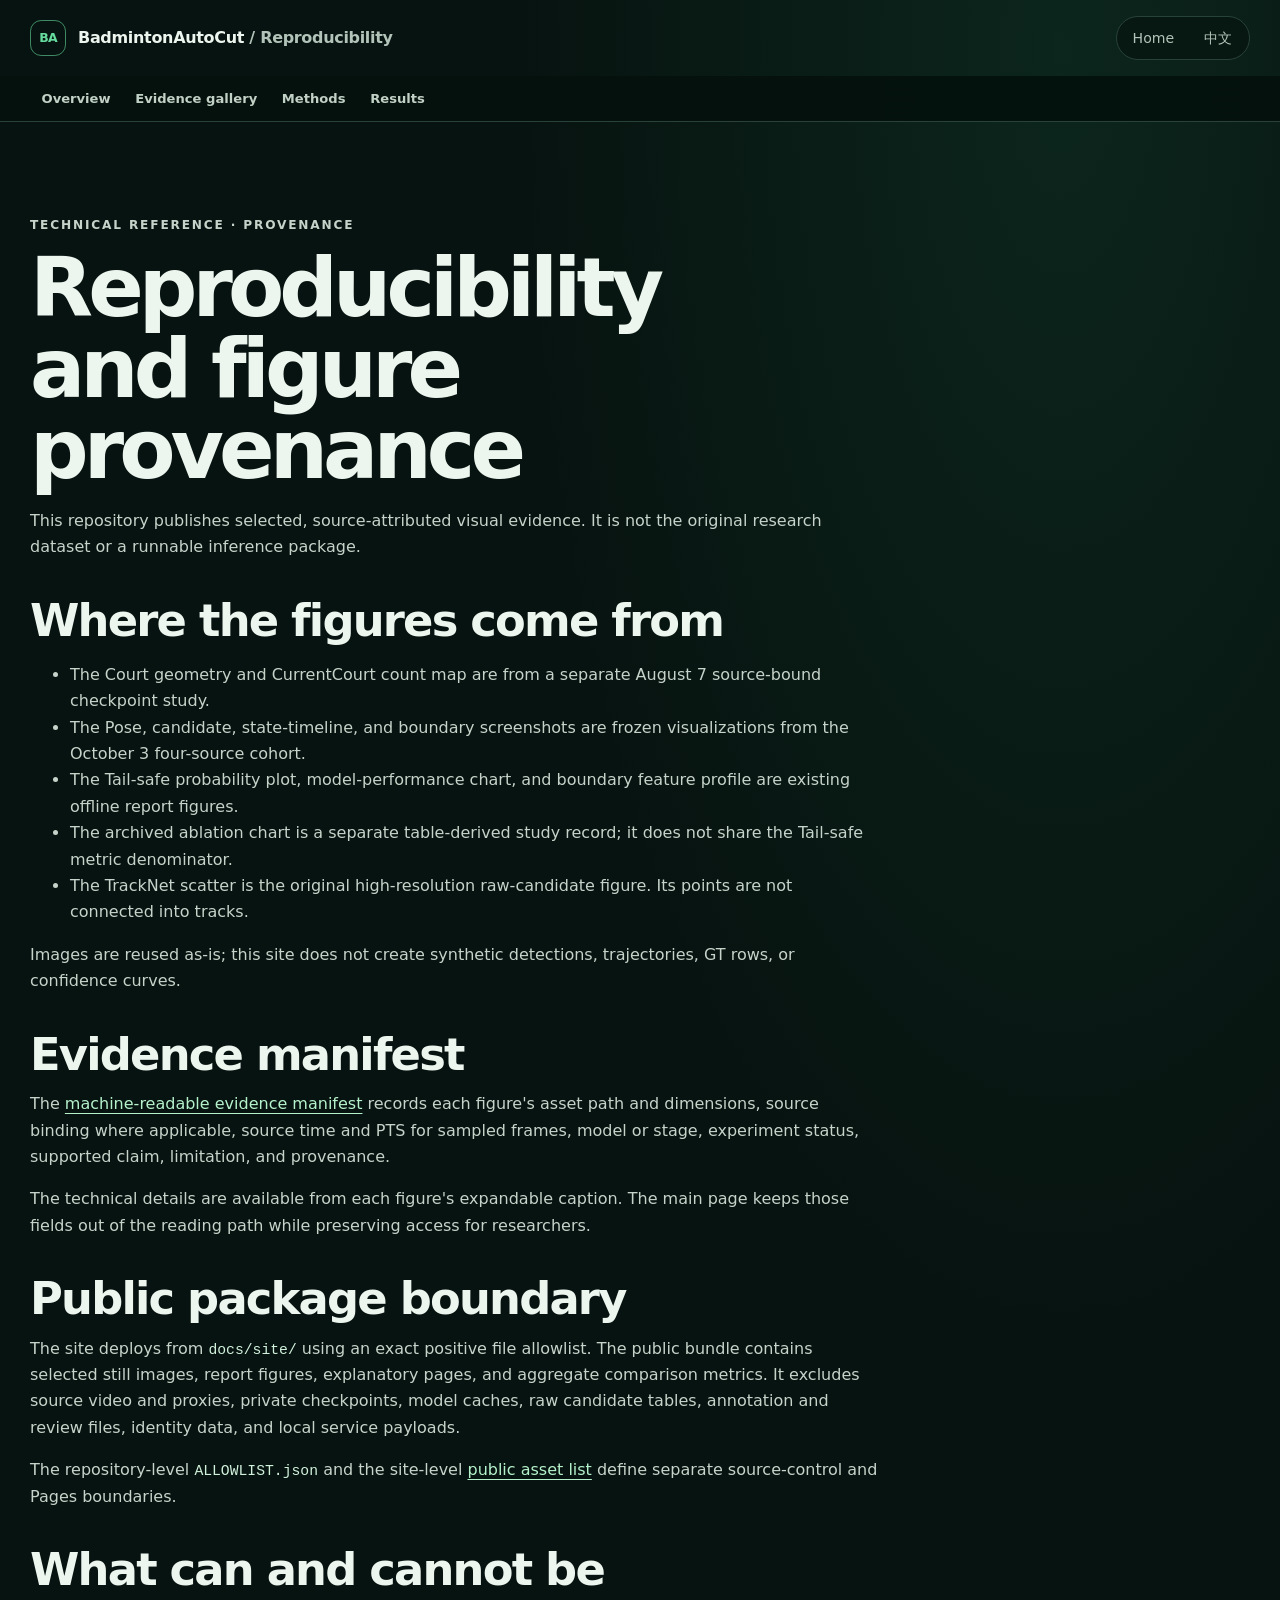
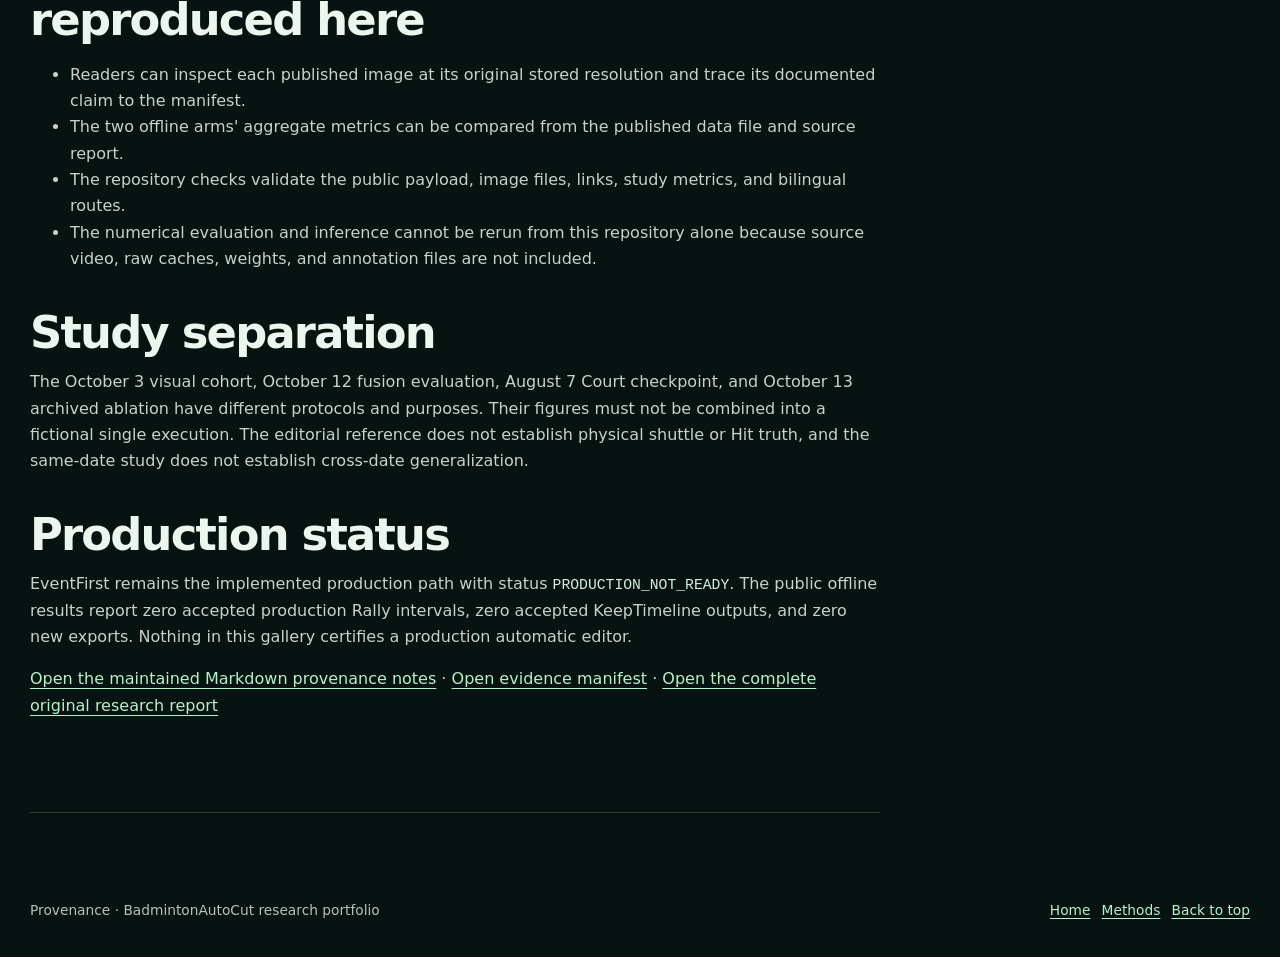
<file: docs/site/reproducibility.html>
<!doctype html>
<html lang="en">
<head>
  <meta charset="utf-8"><meta name="viewport" content="width=device-width, initial-scale=1">
  <meta name="description" content="Figure provenance, public payload scope, and reproducibility limits for the BadmintonAutoCut research gallery.">
  <title>Reproducibility and Provenance — BadmintonAutoCut</title>
  <link rel="canonical" href="https://yucloer.github.io/BadmintonAutoCut-Demo/reproducibility.html">
  <link rel="alternate" hreflang="en" href="https://yucloer.github.io/BadmintonAutoCut-Demo/reproducibility.html">
  <link rel="alternate" hreflang="zh-CN" href="https://yucloer.github.io/BadmintonAutoCut-Demo/zh/reproducibility.html">
  <link rel="stylesheet" href="styles.css">
</head>
<body>
  <a class="skip-link" href="#main">Skip to reproducibility</a>
  <header class="site-header"><div class="topline">
    <a class="brand" href="./"><span class="brand-mark" aria-hidden="true">BA</span><span>BadmintonAutoCut <span class="muted">/ Reproducibility</span></span></a>
    <nav class="language-switch" aria-label="Language"><a href="./" aria-label="English home">Home</a><a href="zh/reproducibility.html" lang="zh-CN" hreflang="zh-CN">中文</a></nav>
  </div></header>
  <nav class="section-nav" aria-label="Site navigation"><div class="section-nav-inner"><a href="./">Overview</a><a href="./#gallery">Evidence gallery</a><a href="methods.html">Methods</a><a href="research-report.html">Results</a></div></nav>
  <main class="site-main" id="main">
    <article class="section method-prose">
      <p class="eyebrow">Technical reference · Provenance</p>
      <h1>Reproducibility and figure provenance</h1>
      <p>This repository publishes selected, source-attributed visual evidence. It is not the original research dataset or a runnable inference package.</p>

      <h2>Where the figures come from</h2>
      <ul>
        <li>The Court geometry and CurrentCourt count map are from a separate August 7 source-bound checkpoint study.</li>
        <li>The Pose, candidate, state-timeline, and boundary screenshots are frozen visualizations from the October 3 four-source cohort.</li>
        <li>The Tail-safe probability plot, model-performance chart, and boundary feature profile are existing offline report figures.</li>
        <li>The archived ablation chart is a separate table-derived study record; it does not share the Tail-safe metric denominator.</li>
        <li>The TrackNet scatter is the original high-resolution raw-candidate figure. Its points are not connected into tracks.</li>
      </ul>
      <p>Images are reused as-is; this site does not create synthetic detections, trajectories, GT rows, or confidence curves.</p>

      <h2>Evidence manifest</h2>
      <p>The <a href="evidence-manifest.json">machine-readable evidence manifest</a> records each figure's asset path and dimensions, source binding where applicable, source time and PTS for sampled frames, model or stage, experiment status, supported claim, limitation, and provenance.</p>
      <p>The technical details are available from each figure's expandable caption. The main page keeps those fields out of the reading path while preserving access for researchers.</p>

      <h2>Public package boundary</h2>
      <p>The site deploys from <code>docs/site/</code> using an exact positive file allowlist. The public bundle contains selected still images, report figures, explanatory pages, and aggregate comparison metrics. It excludes source video and proxies, private checkpoints, model caches, raw candidate tables, annotation and review files, identity data, and local service payloads.</p>
      <p>The repository-level <code>ALLOWLIST.json</code> and the site-level <a href="public-allowlist.json">public asset list</a> define separate source-control and Pages boundaries.</p>

      <h2>What can and cannot be reproduced here</h2>
      <ul>
        <li>Readers can inspect each published image at its original stored resolution and trace its documented claim to the manifest.</li>
        <li>The two offline arms' aggregate metrics can be compared from the published data file and source report.</li>
        <li>The repository checks validate the public payload, image files, links, study metrics, and bilingual routes.</li>
        <li>The numerical evaluation and inference cannot be rerun from this repository alone because source video, raw caches, weights, and annotation files are not included.</li>
      </ul>

      <h2>Study separation</h2>
      <p>The October 3 visual cohort, October 12 fusion evaluation, August 7 Court checkpoint, and October 13 archived ablation have different protocols and purposes. Their figures must not be combined into a fictional single execution. The editorial reference does not establish physical shuttle or Hit truth, and the same-date study does not establish cross-date generalization.</p>

      <h2>Production status</h2>
      <p>EventFirst remains the implemented production path with status <code>PRODUCTION_NOT_READY</code>. The public offline results report zero accepted production Rally intervals, zero accepted KeepTimeline outputs, and zero new exports. Nothing in this gallery certifies a production automatic editor.</p>
      <p><a href="REPRODUCIBILITY.md">Open the maintained Markdown provenance notes</a> · <a href="evidence-manifest.json">Open evidence manifest</a> · <a href="RESEARCH_REPORT.html">Open the complete original research report</a></p>
    </article>
  </main>
  <footer class="site-footer"><p>Provenance · BadmintonAutoCut research portfolio</p><div class="footer-links"><a href="./">Home</a><a href="methods.html">Methods</a><a href="#main">Back to top</a></div></footer>
</body>
</html>
</file>
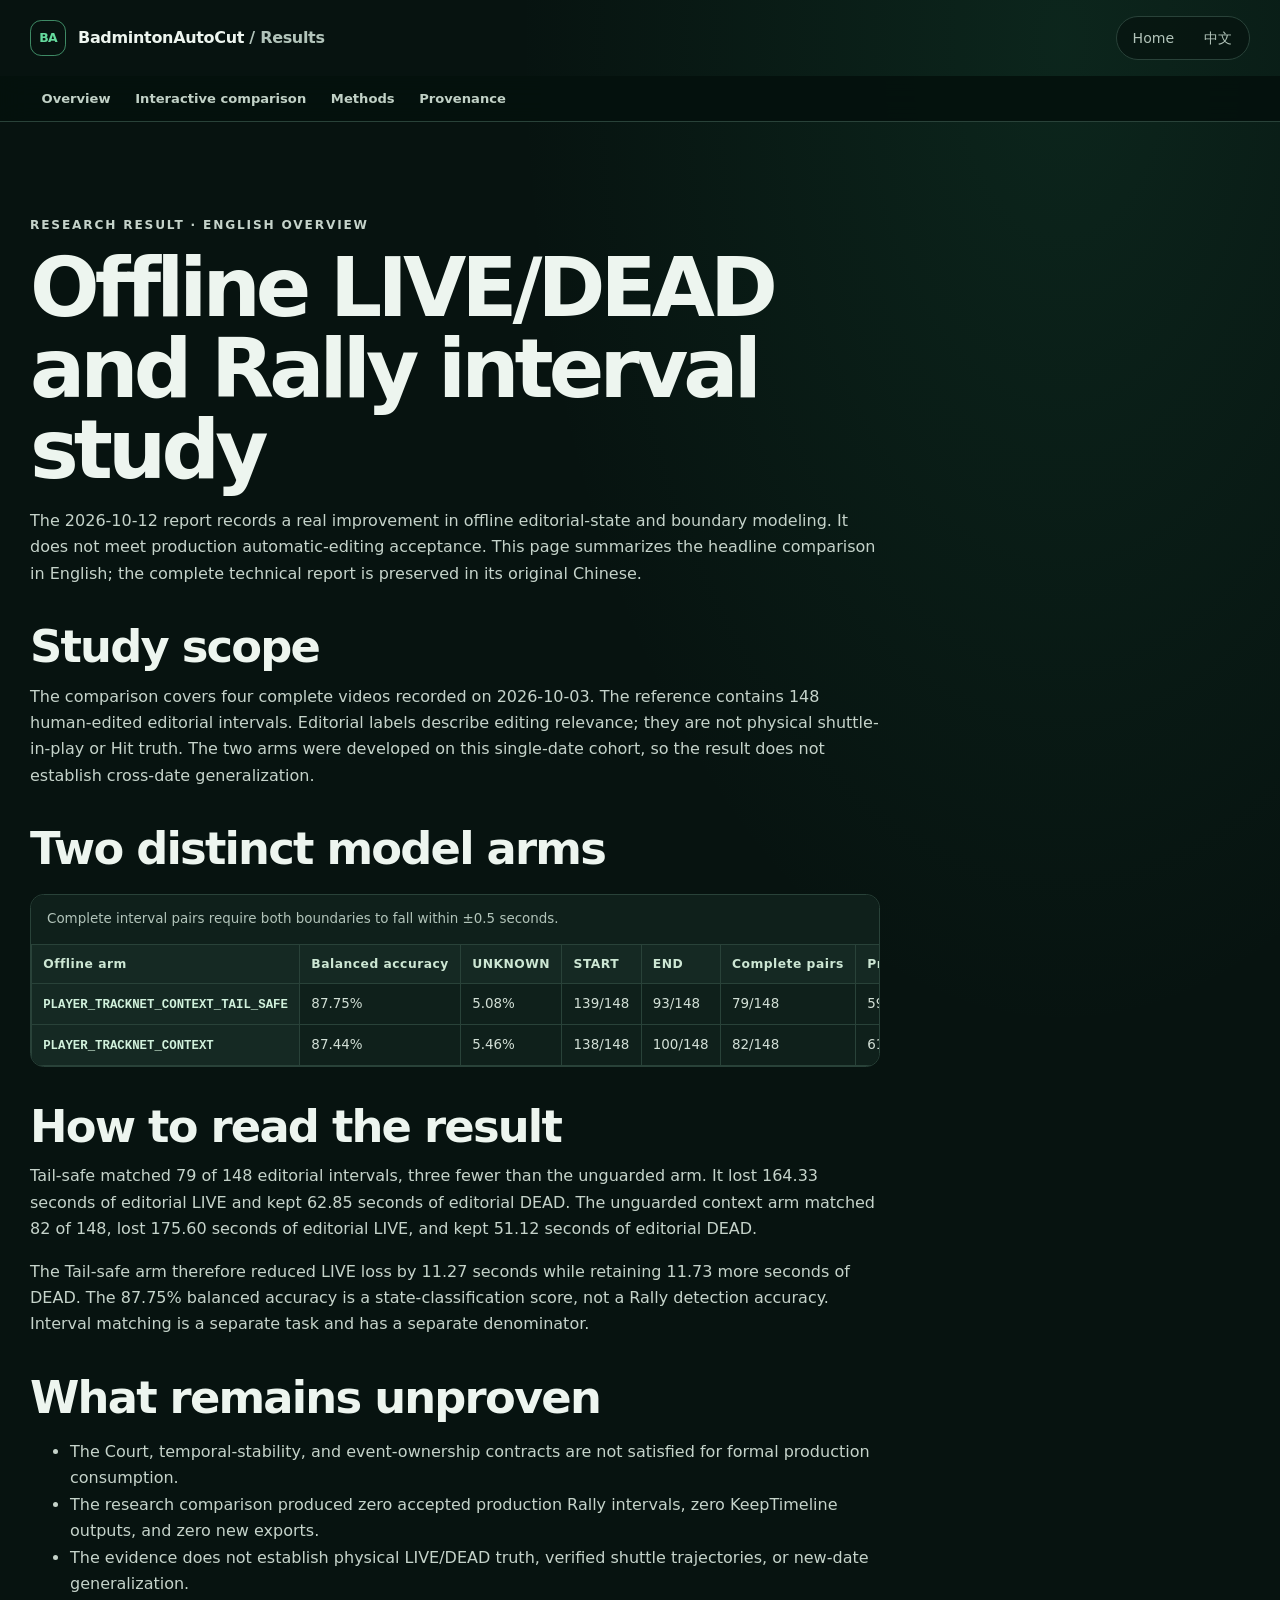
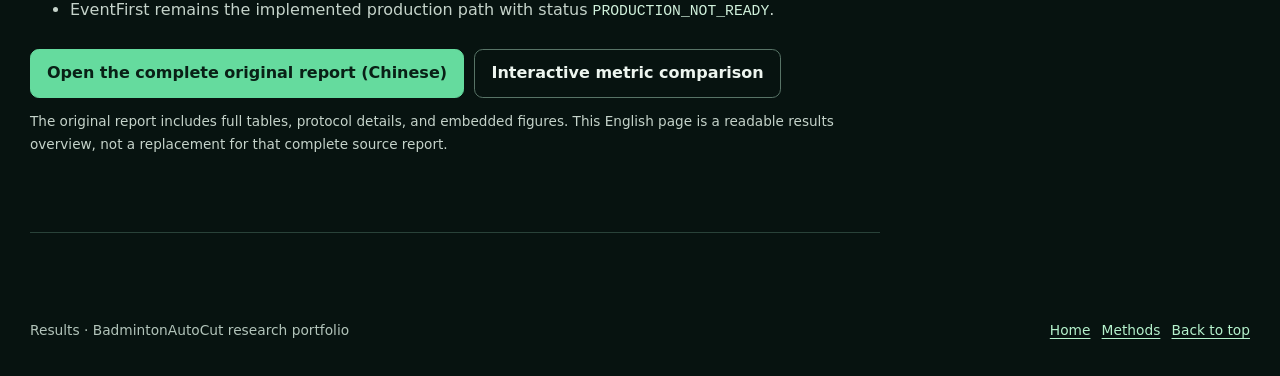
<file: docs/site/research-report.html>
<!doctype html>
<html lang="en">
<head>
  <meta charset="utf-8"><meta name="viewport" content="width=device-width, initial-scale=1">
  <meta name="description" content="English results overview of the four-source offline LIVE/DEAD and editorial Rally interval study, with links to the full original report.">
  <title>Research Results — BadmintonAutoCut</title>
  <link rel="canonical" href="https://yucloer.github.io/BadmintonAutoCut-Demo/research-report.html">
  <link rel="alternate" hreflang="en" href="https://yucloer.github.io/BadmintonAutoCut-Demo/research-report.html">
  <link rel="alternate" hreflang="zh-CN" href="https://yucloer.github.io/BadmintonAutoCut-Demo/zh/research-report.html">
  <link rel="stylesheet" href="styles.css">
</head>
<body>
  <a class="skip-link" href="#main">Skip to results</a>
  <header class="site-header"><div class="topline">
    <a class="brand" href="./"><span class="brand-mark" aria-hidden="true">BA</span><span>BadmintonAutoCut <span class="muted">/ Results</span></span></a>
    <nav class="language-switch" aria-label="Language"><a href="./" aria-label="English home">Home</a><a href="zh/research-report.html" lang="zh-CN" hreflang="zh-CN">中文</a></nav>
  </div></header>
  <nav class="section-nav" aria-label="Site navigation"><div class="section-nav-inner"><a href="./">Overview</a><a href="./#experiments">Interactive comparison</a><a href="methods.html">Methods</a><a href="reproducibility.html">Provenance</a></div></nav>
  <main class="site-main" id="main">
    <article class="section method-prose">
      <p class="eyebrow">Research result · English overview</p>
      <h1>Offline LIVE/DEAD and Rally interval study</h1>
      <p>The 2026-10-12 report records a real improvement in offline editorial-state and boundary modeling. It does not meet production automatic-editing acceptance. This page summarizes the headline comparison in English; the complete technical report is preserved in its original Chinese.</p>

      <h2>Study scope</h2>
      <p>The comparison covers four complete videos recorded on 2026-10-03. The reference contains 148 human-edited editorial intervals. Editorial labels describe editing relevance; they are not physical shuttle-in-play or Hit truth. The two arms were developed on this single-date cohort, so the result does not establish cross-date generalization.</p>

      <h2>Two distinct model arms</h2>
      <div class="comparison-table-wrap">
        <table class="comparison-table">
          <caption>Complete interval pairs require both boundaries to fall within ±0.5 seconds.</caption>
          <thead><tr><th scope="col">Offline arm</th><th scope="col">Balanced accuracy</th><th scope="col">UNKNOWN</th><th scope="col">START</th><th scope="col">END</th><th scope="col">Complete pairs</th><th scope="col">Precision</th><th scope="col">Recall</th><th scope="col">LIVE lost</th><th scope="col">DEAD kept</th></tr></thead>
          <tbody>
            <tr><th scope="row"><code>PLAYER_TRACKNET_CONTEXT_TAIL_SAFE</code></th><td>87.75%</td><td>5.08%</td><td>139/148</td><td>93/148</td><td>79/148</td><td>59.85%</td><td>53.38%</td><td>164.33 s</td><td>62.85 s</td></tr>
            <tr><th scope="row"><code>PLAYER_TRACKNET_CONTEXT</code></th><td>87.44%</td><td>5.46%</td><td>138/148</td><td>100/148</td><td>82/148</td><td>61.65%</td><td>55.41%</td><td>175.60 s</td><td>51.12 s</td></tr>
          </tbody>
        </table>
      </div>

      <h2>How to read the result</h2>
      <p>Tail-safe matched 79 of 148 editorial intervals, three fewer than the unguarded arm. It lost 164.33 seconds of editorial LIVE and kept 62.85 seconds of editorial DEAD. The unguarded context arm matched 82 of 148, lost 175.60 seconds of editorial LIVE, and kept 51.12 seconds of editorial DEAD.</p>
      <p>The Tail-safe arm therefore reduced LIVE loss by 11.27 seconds while retaining 11.73 more seconds of DEAD. The 87.75% balanced accuracy is a state-classification score, not a Rally detection accuracy. Interval matching is a separate task and has a separate denominator.</p>

      <h2>What remains unproven</h2>
      <ul>
        <li>The Court, temporal-stability, and event-ownership contracts are not satisfied for formal production consumption.</li>
        <li>The research comparison produced zero accepted production Rally intervals, zero KeepTimeline outputs, and zero new exports.</li>
        <li>The evidence does not establish physical LIVE/DEAD truth, verified shuttle trajectories, or new-date generalization.</li>
        <li>EventFirst remains the implemented production path with status <code>PRODUCTION_NOT_READY</code>.</li>
      </ul>

      <div class="hero-actions"><a class="button" href="RESEARCH_REPORT.html">Open the complete original report (Chinese)</a><a class="button button--quiet" href="./#experiments">Interactive metric comparison</a></div>
      <p class="small-note">The original report includes full tables, protocol details, and embedded figures. This English page is a readable results overview, not a replacement for that complete source report.</p>
    </article>
  </main>
  <footer class="site-footer"><p>Results · BadmintonAutoCut research portfolio</p><div class="footer-links"><a href="./">Home</a><a href="methods.html">Methods</a><a href="#main">Back to top</a></div></footer>
</body>
</html>
</file>
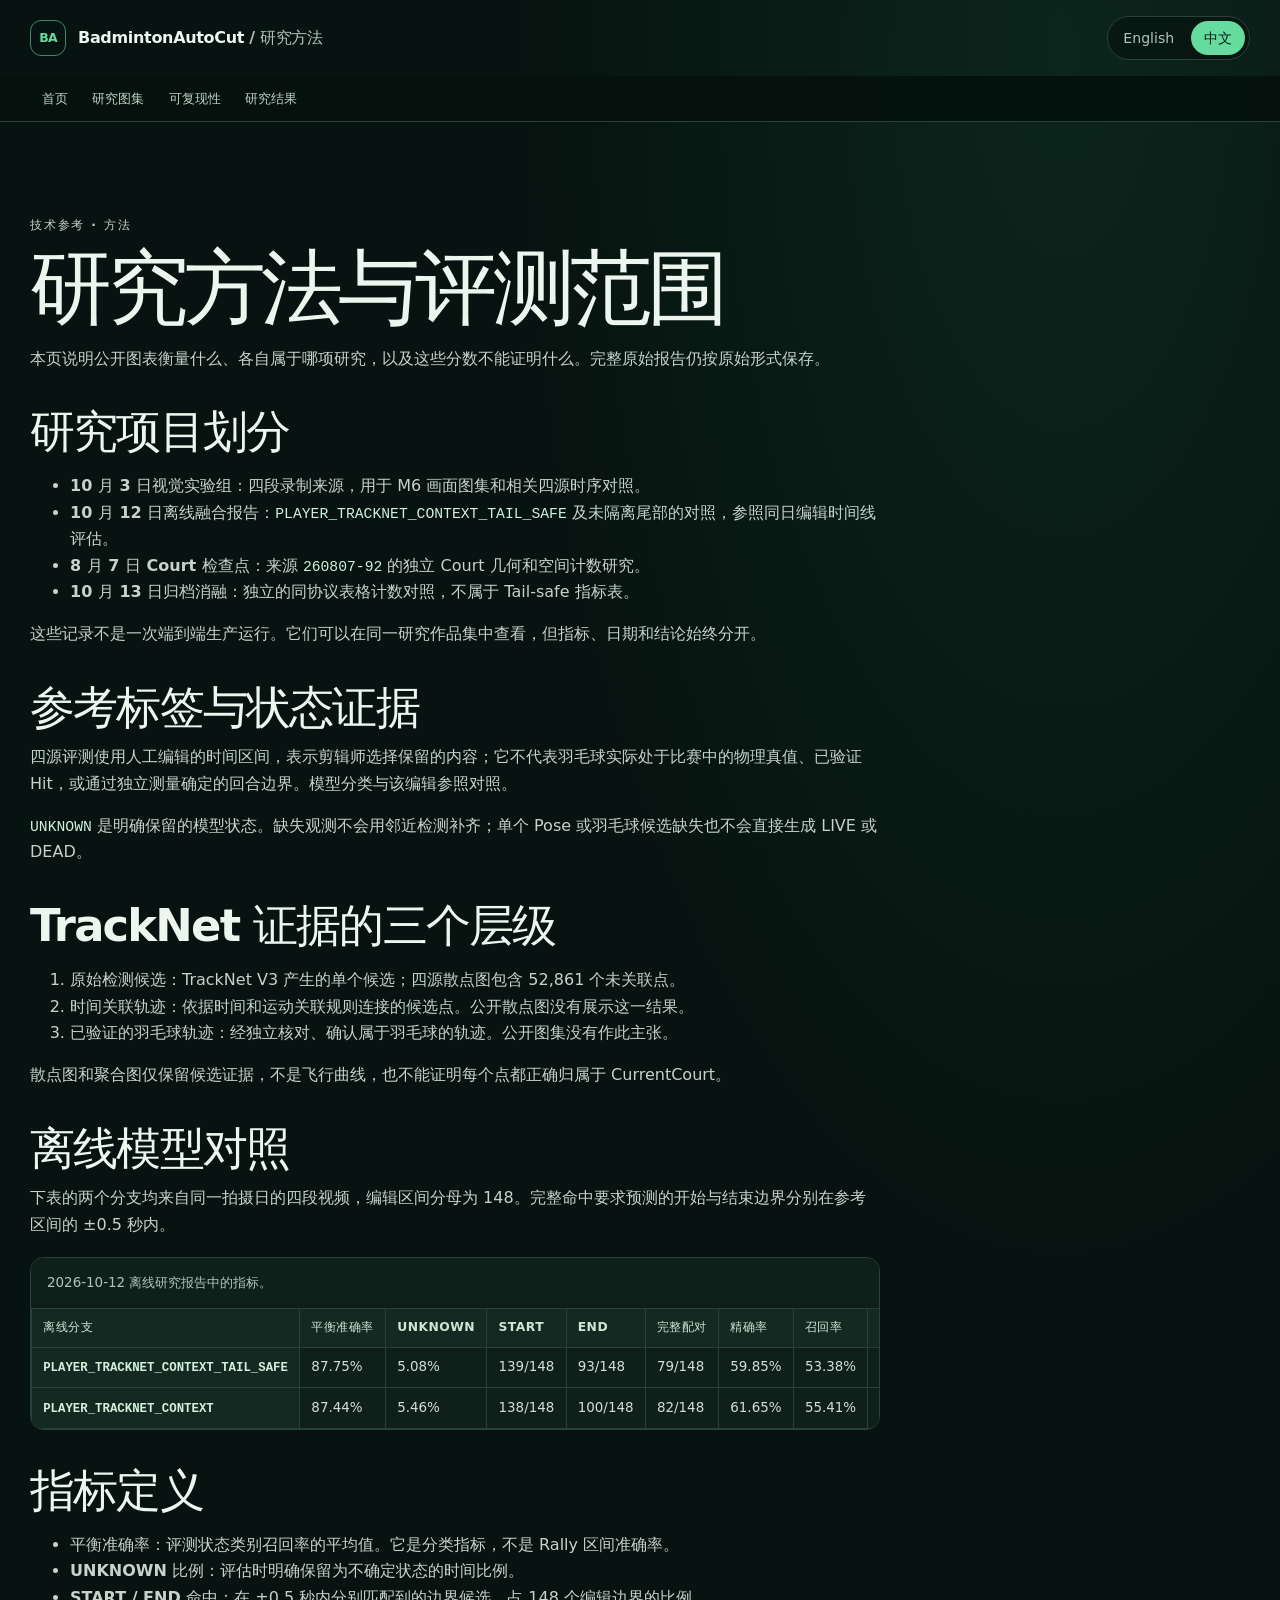
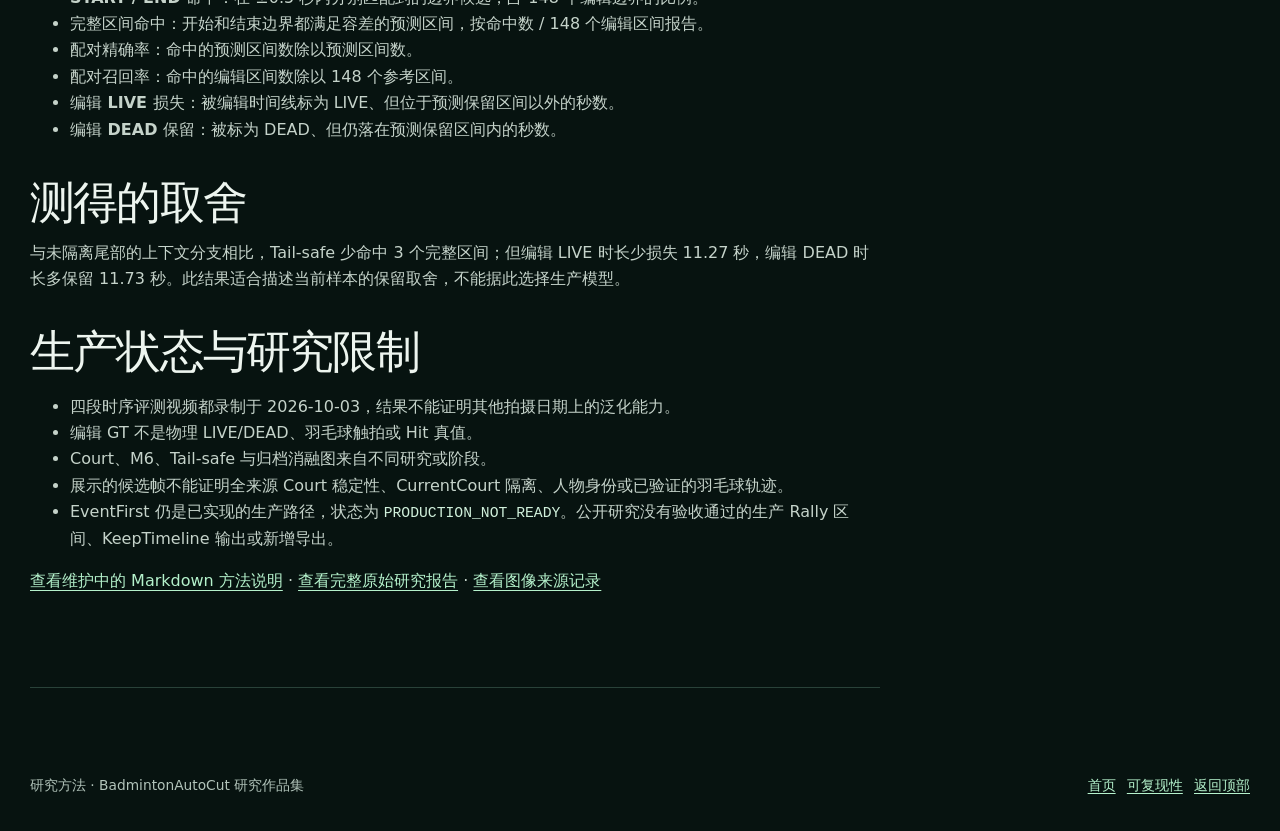
<file: docs/site/zh/methods.html>
<!doctype html>
<html lang="zh-CN">
<head>
  <meta charset="utf-8"><meta name="viewport" content="width=device-width, initial-scale=1">
  <meta name="description" content="BadmintonAutoCut 公开离线研究证据的方法、标签、指标、模型分支与限制。">
  <title>研究方法与评测 — BadmintonAutoCut</title>
  <link rel="canonical" href="https://yucloer.github.io/BadmintonAutoCut-Demo/zh/methods.html">
  <link rel="alternate" hreflang="en" href="https://yucloer.github.io/BadmintonAutoCut-Demo/methods.html">
  <link rel="alternate" hreflang="zh-CN" href="https://yucloer.github.io/BadmintonAutoCut-Demo/zh/methods.html">
  <link rel="stylesheet" href="../styles.css">
</head>
<body>
  <a class="skip-link" href="#main">跳转到研究方法</a>
  <header class="site-header"><div class="topline">
    <a class="brand" href="./"><span class="brand-mark" aria-hidden="true">BA</span><span>BadmintonAutoCut <span class="muted">/ 研究方法</span></span></a>
    <nav class="language-switch" aria-label="语言切换"><a href="../methods.html" lang="en" hreflang="en">English</a><a href="./methods.html" aria-current="page">中文</a></nav>
  </div></header>
  <nav class="section-nav" aria-label="网站导航"><div class="section-nav-inner"><a href="./">首页</a><a href="./#gallery">研究图集</a><a href="reproducibility.html">可复现性</a><a href="research-report.html">研究结果</a></div></nav>
  <main class="site-main" id="main">
    <article class="section method-prose">
      <p class="eyebrow">技术参考 · 方法</p>
      <h1>研究方法与评测范围</h1>
      <p>本页说明公开图表衡量什么、各自属于哪项研究，以及这些分数不能证明什么。完整原始报告仍按原始形式保存。</p>

      <h2>研究项目划分</h2>
      <ul>
        <li><strong>10 月 3 日视觉实验组：</strong>四段录制来源，用于 M6 画面图集和相关四源时序对照。</li>
        <li><strong>10 月 12 日离线融合报告：</strong><code>PLAYER_TRACKNET_CONTEXT_TAIL_SAFE</code> 及未隔离尾部的对照，参照同日编辑时间线评估。</li>
        <li><strong>8 月 7 日 Court 检查点：</strong>来源 <code>260807-92</code> 的独立 Court 几何和空间计数研究。</li>
        <li><strong>10 月 13 日归档消融：</strong>独立的同协议表格计数对照，不属于 Tail-safe 指标表。</li>
      </ul>
      <p>这些记录不是一次端到端生产运行。它们可以在同一研究作品集中查看，但指标、日期和结论始终分开。</p>

      <h2>参考标签与状态证据</h2>
      <p>四源评测使用人工编辑的时间区间，表示剪辑师选择保留的内容；它不代表羽毛球实际处于比赛中的物理真值、已验证 Hit，或通过独立测量确定的回合边界。模型分类与该编辑参照对照。</p>
      <p><code>UNKNOWN</code> 是明确保留的模型状态。缺失观测不会用邻近检测补齐；单个 Pose 或羽毛球候选缺失也不会直接生成 LIVE 或 DEAD。</p>

      <h2>TrackNet 证据的三个层级</h2>
      <ol>
        <li><strong>原始检测候选：</strong>TrackNet V3 产生的单个候选；四源散点图包含 52,861 个未关联点。</li>
        <li><strong>时间关联轨迹：</strong>依据时间和运动关联规则连接的候选点。公开散点图没有展示这一结果。</li>
        <li><strong>已验证的羽毛球轨迹：</strong>经独立核对、确认属于羽毛球的轨迹。公开图集没有作此主张。</li>
      </ol>
      <p>散点图和聚合图仅保留候选证据，不是飞行曲线，也不能证明每个点都正确归属于 CurrentCourt。</p>

      <h2>离线模型对照</h2>
      <p>下表的两个分支均来自同一拍摄日的四段视频，编辑区间分母为 148。完整命中要求预测的开始与结束边界分别在参考区间的 ±0.5 秒内。</p>
      <div class="comparison-table-wrap">
        <table class="comparison-table">
          <caption>2026-10-12 离线研究报告中的指标。</caption>
          <thead><tr><th scope="col">离线分支</th><th scope="col">平衡准确率</th><th scope="col">UNKNOWN</th><th scope="col">START</th><th scope="col">END</th><th scope="col">完整配对</th><th scope="col">精确率</th><th scope="col">召回率</th><th scope="col">LIVE 损失</th><th scope="col">DEAD 保留</th></tr></thead>
          <tbody>
            <tr><th scope="row"><code>PLAYER_TRACKNET_CONTEXT_TAIL_SAFE</code></th><td>87.75%</td><td>5.08%</td><td>139/148</td><td>93/148</td><td>79/148</td><td>59.85%</td><td>53.38%</td><td>164.33 秒</td><td>62.85 秒</td></tr>
            <tr><th scope="row"><code>PLAYER_TRACKNET_CONTEXT</code></th><td>87.44%</td><td>5.46%</td><td>138/148</td><td>100/148</td><td>82/148</td><td>61.65%</td><td>55.41%</td><td>175.60 秒</td><td>51.12 秒</td></tr>
          </tbody>
        </table>
      </div>

      <h2>指标定义</h2>
      <ul>
        <li><strong>平衡准确率：</strong>评测状态类别召回率的平均值。它是分类指标，不是 Rally 区间准确率。</li>
        <li><strong>UNKNOWN 比例：</strong>评估时明确保留为不确定状态的时间比例。</li>
        <li><strong>START / END 命中：</strong>在 ±0.5 秒内分别匹配到的边界候选，占 148 个编辑边界的比例。</li>
        <li><strong>完整区间命中：</strong>开始和结束边界都满足容差的预测区间，按命中数 / 148 个编辑区间报告。</li>
        <li><strong>配对精确率：</strong>命中的预测区间数除以预测区间数。</li>
        <li><strong>配对召回率：</strong>命中的编辑区间数除以 148 个参考区间。</li>
        <li><strong>编辑 LIVE 损失：</strong>被编辑时间线标为 LIVE、但位于预测保留区间以外的秒数。</li>
        <li><strong>编辑 DEAD 保留：</strong>被标为 DEAD、但仍落在预测保留区间内的秒数。</li>
      </ul>

      <h2>测得的取舍</h2>
      <p>与未隔离尾部的上下文分支相比，Tail-safe 少命中 3 个完整区间；但编辑 LIVE 时长少损失 11.27 秒，编辑 DEAD 时长多保留 11.73 秒。此结果适合描述当前样本的保留取舍，不能据此选择生产模型。</p>

      <h2>生产状态与研究限制</h2>
      <ul>
        <li>四段时序评测视频都录制于 2026-10-03，结果不能证明其他拍摄日期上的泛化能力。</li>
        <li>编辑 GT 不是物理 LIVE/DEAD、羽毛球触拍或 Hit 真值。</li>
        <li>Court、M6、Tail-safe 与归档消融图来自不同研究或阶段。</li>
        <li>展示的候选帧不能证明全来源 Court 稳定性、CurrentCourt 隔离、人物身份或已验证的羽毛球轨迹。</li>
        <li>EventFirst 仍是已实现的生产路径，状态为 <code>PRODUCTION_NOT_READY</code>。公开研究没有验收通过的生产 Rally 区间、KeepTimeline 输出或新增导出。</li>
      </ul>
      <p><a href="../METHODS.md">查看维护中的 Markdown 方法说明</a> · <a href="../RESEARCH_REPORT.html">查看完整原始研究报告</a> · <a href="../evidence-manifest.json">查看图像来源记录</a></p>
    </article>
  </main>
  <footer class="site-footer"><p>研究方法 · BadmintonAutoCut 研究作品集</p><div class="footer-links"><a href="./">首页</a><a href="reproducibility.html">可复现性</a><a href="#main">返回顶部</a></div></footer>
</body>
</html>
</file>
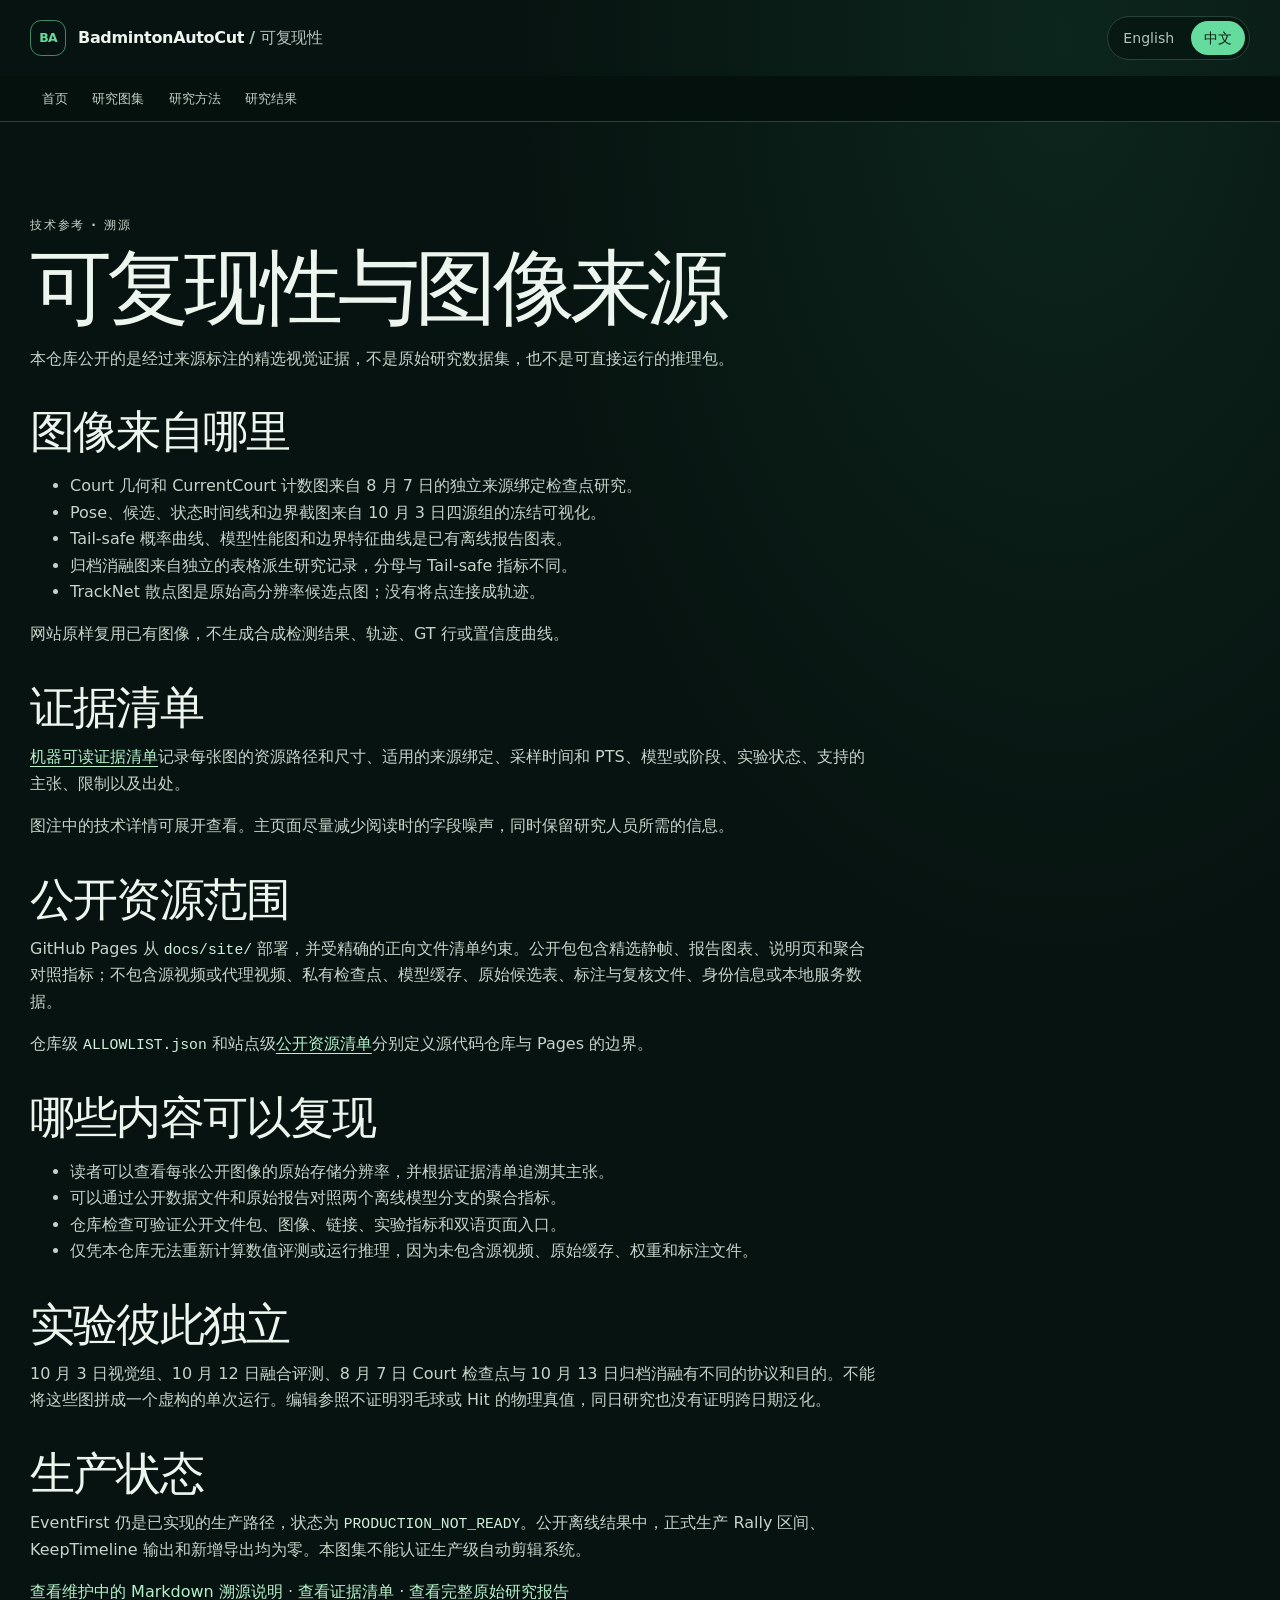
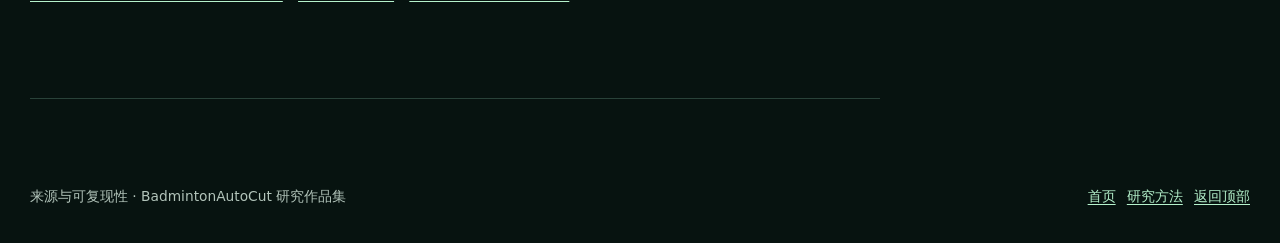
<file: docs/site/zh/reproducibility.html>
<!doctype html>
<html lang="zh-CN">
<head>
  <meta charset="utf-8"><meta name="viewport" content="width=device-width, initial-scale=1">
  <meta name="description" content="BadmintonAutoCut 研究图集的图像来源、公开资源范围与可复现性限制。">
  <title>可复现性与来源 — BadmintonAutoCut</title>
  <link rel="canonical" href="https://yucloer.github.io/BadmintonAutoCut-Demo/zh/reproducibility.html">
  <link rel="alternate" hreflang="en" href="https://yucloer.github.io/BadmintonAutoCut-Demo/reproducibility.html">
  <link rel="alternate" hreflang="zh-CN" href="https://yucloer.github.io/BadmintonAutoCut-Demo/zh/reproducibility.html">
  <link rel="stylesheet" href="../styles.css">
</head>
<body>
  <a class="skip-link" href="#main">跳转到可复现性说明</a>
  <header class="site-header"><div class="topline">
    <a class="brand" href="./"><span class="brand-mark" aria-hidden="true">BA</span><span>BadmintonAutoCut <span class="muted">/ 可复现性</span></span></a>
    <nav class="language-switch" aria-label="语言切换"><a href="../reproducibility.html" lang="en" hreflang="en">English</a><a href="./reproducibility.html" aria-current="page">中文</a></nav>
  </div></header>
  <nav class="section-nav" aria-label="网站导航"><div class="section-nav-inner"><a href="./">首页</a><a href="./#gallery">研究图集</a><a href="methods.html">研究方法</a><a href="research-report.html">研究结果</a></div></nav>
  <main class="site-main" id="main">
    <article class="section method-prose">
      <p class="eyebrow">技术参考 · 溯源</p>
      <h1>可复现性与图像来源</h1>
      <p>本仓库公开的是经过来源标注的精选视觉证据，不是原始研究数据集，也不是可直接运行的推理包。</p>

      <h2>图像来自哪里</h2>
      <ul>
        <li>Court 几何和 CurrentCourt 计数图来自 8 月 7 日的独立来源绑定检查点研究。</li>
        <li>Pose、候选、状态时间线和边界截图来自 10 月 3 日四源组的冻结可视化。</li>
        <li>Tail-safe 概率曲线、模型性能图和边界特征曲线是已有离线报告图表。</li>
        <li>归档消融图来自独立的表格派生研究记录，分母与 Tail-safe 指标不同。</li>
        <li>TrackNet 散点图是原始高分辨率候选点图；没有将点连接成轨迹。</li>
      </ul>
      <p>网站原样复用已有图像，不生成合成检测结果、轨迹、GT 行或置信度曲线。</p>

      <h2>证据清单</h2>
      <p><a href="../evidence-manifest.json">机器可读证据清单</a>记录每张图的资源路径和尺寸、适用的来源绑定、采样时间和 PTS、模型或阶段、实验状态、支持的主张、限制以及出处。</p>
      <p>图注中的技术详情可展开查看。主页面尽量减少阅读时的字段噪声，同时保留研究人员所需的信息。</p>

      <h2>公开资源范围</h2>
      <p>GitHub Pages 从 <code>docs/site/</code> 部署，并受精确的正向文件清单约束。公开包包含精选静帧、报告图表、说明页和聚合对照指标；不包含源视频或代理视频、私有检查点、模型缓存、原始候选表、标注与复核文件、身份信息或本地服务数据。</p>
      <p>仓库级 <code>ALLOWLIST.json</code> 和站点级<a href="../public-allowlist.json">公开资源清单</a>分别定义源代码仓库与 Pages 的边界。</p>

      <h2>哪些内容可以复现</h2>
      <ul>
        <li>读者可以查看每张公开图像的原始存储分辨率，并根据证据清单追溯其主张。</li>
        <li>可以通过公开数据文件和原始报告对照两个离线模型分支的聚合指标。</li>
        <li>仓库检查可验证公开文件包、图像、链接、实验指标和双语页面入口。</li>
        <li>仅凭本仓库无法重新计算数值评测或运行推理，因为未包含源视频、原始缓存、权重和标注文件。</li>
      </ul>

      <h2>实验彼此独立</h2>
      <p>10 月 3 日视觉组、10 月 12 日融合评测、8 月 7 日 Court 检查点与 10 月 13 日归档消融有不同的协议和目的。不能将这些图拼成一个虚构的单次运行。编辑参照不证明羽毛球或 Hit 的物理真值，同日研究也没有证明跨日期泛化。</p>

      <h2>生产状态</h2>
      <p>EventFirst 仍是已实现的生产路径，状态为 <code>PRODUCTION_NOT_READY</code>。公开离线结果中，正式生产 Rally 区间、KeepTimeline 输出和新增导出均为零。本图集不能认证生产级自动剪辑系统。</p>
      <p><a href="../REPRODUCIBILITY.md">查看维护中的 Markdown 溯源说明</a> · <a href="../evidence-manifest.json">查看证据清单</a> · <a href="../RESEARCH_REPORT.html">查看完整原始研究报告</a></p>
    </article>
  </main>
  <footer class="site-footer"><p>来源与可复现性 · BadmintonAutoCut 研究作品集</p><div class="footer-links"><a href="./">首页</a><a href="methods.html">研究方法</a><a href="#main">返回顶部</a></div></footer>
</body>
</html>
</file>
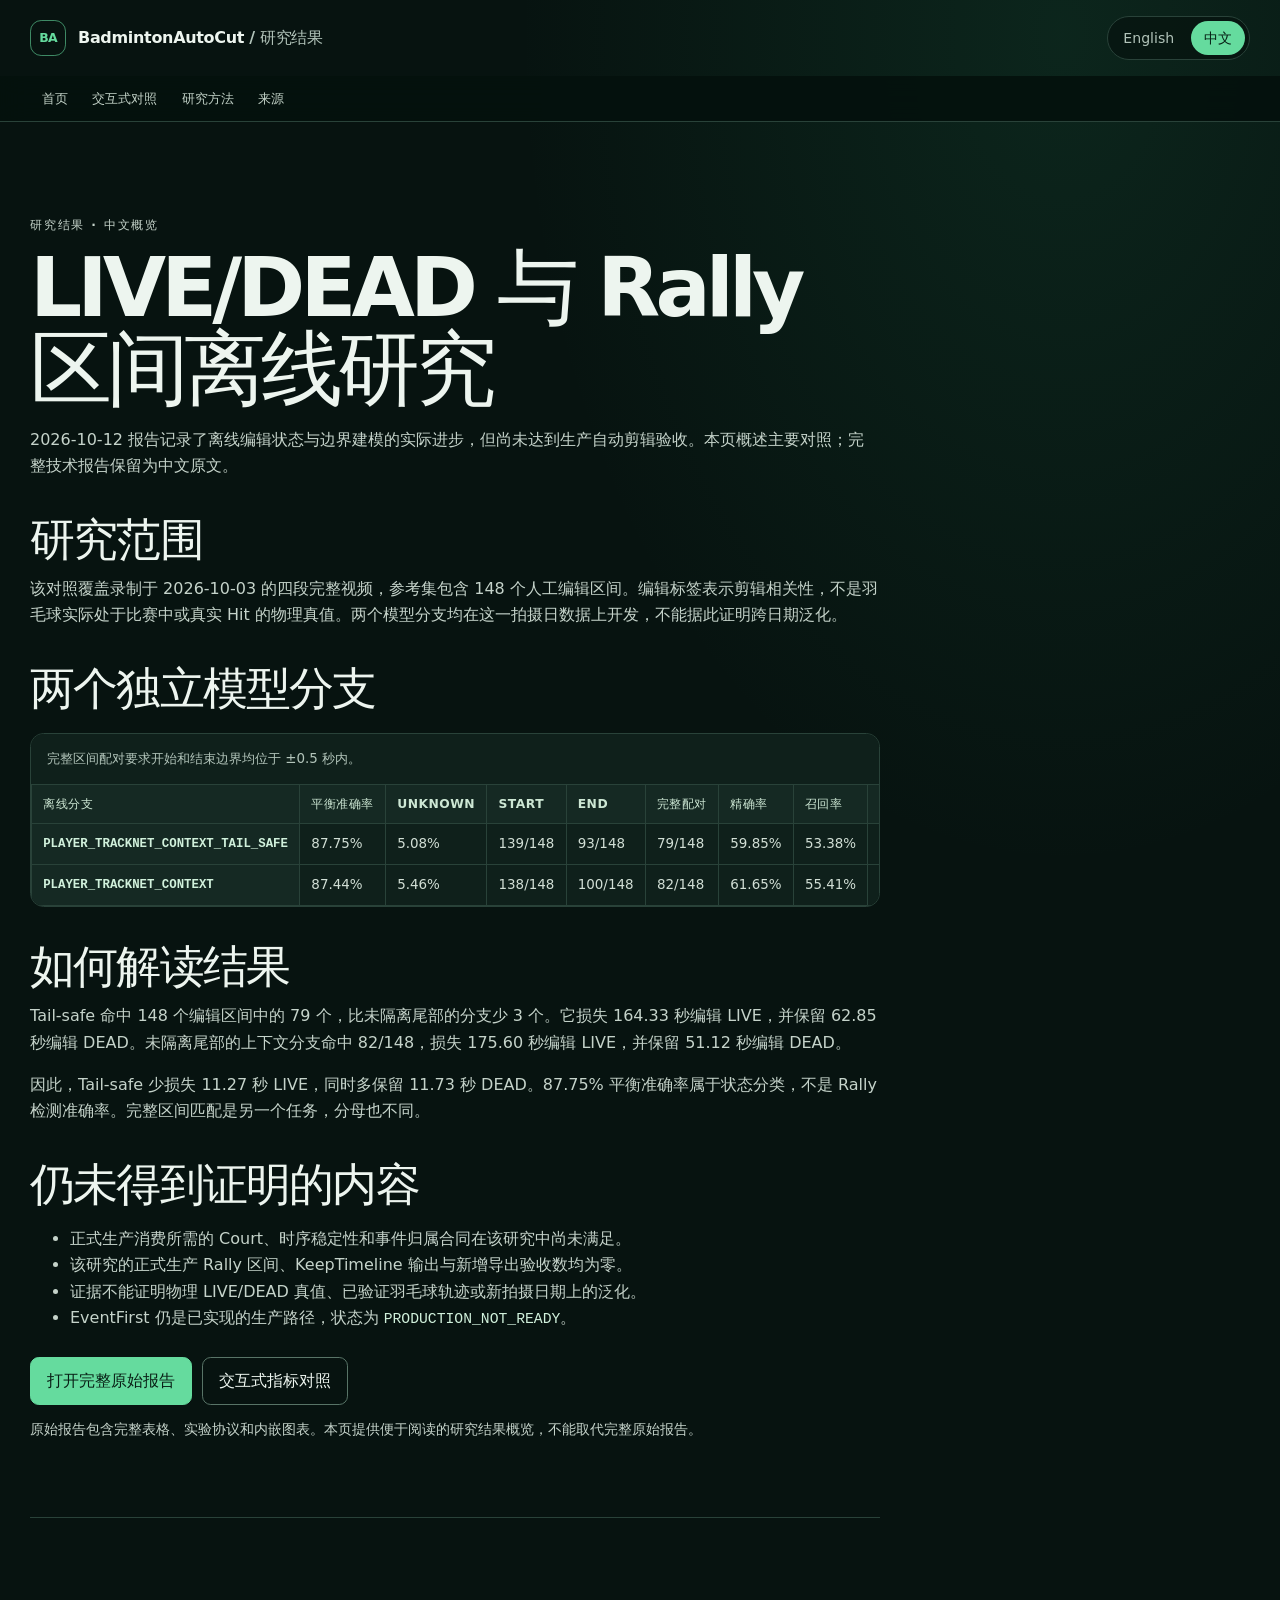
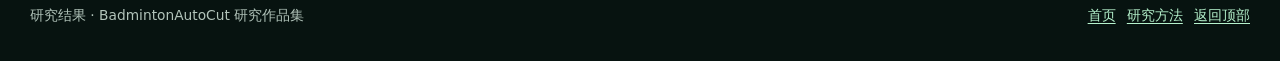
<file: docs/site/zh/research-report.html>
<!doctype html>
<html lang="zh-CN">
<head>
  <meta charset="utf-8"><meta name="viewport" content="width=device-width, initial-scale=1">
  <meta name="description" content="四源离线 LIVE/DEAD 与编辑 Rally 区间研究结果摘要，并提供完整原始报告链接。">
  <title>研究结果 — BadmintonAutoCut</title>
  <link rel="canonical" href="https://yucloer.github.io/BadmintonAutoCut-Demo/zh/research-report.html">
  <link rel="alternate" hreflang="en" href="https://yucloer.github.io/BadmintonAutoCut-Demo/research-report.html">
  <link rel="alternate" hreflang="zh-CN" href="https://yucloer.github.io/BadmintonAutoCut-Demo/zh/research-report.html">
  <link rel="stylesheet" href="../styles.css">
</head>
<body>
  <a class="skip-link" href="#main">跳转到研究结果</a>
  <header class="site-header"><div class="topline">
    <a class="brand" href="./"><span class="brand-mark" aria-hidden="true">BA</span><span>BadmintonAutoCut <span class="muted">/ 研究结果</span></span></a>
    <nav class="language-switch" aria-label="语言切换"><a href="../research-report.html" lang="en" hreflang="en">English</a><a href="./research-report.html" aria-current="page">中文</a></nav>
  </div></header>
  <nav class="section-nav" aria-label="网站导航"><div class="section-nav-inner"><a href="./">首页</a><a href="./#experiments">交互式对照</a><a href="methods.html">研究方法</a><a href="reproducibility.html">来源</a></div></nav>
  <main class="site-main" id="main">
    <article class="section method-prose">
      <p class="eyebrow">研究结果 · 中文概览</p>
      <h1>LIVE/DEAD 与 Rally 区间离线研究</h1>
      <p>2026-10-12 报告记录了离线编辑状态与边界建模的实际进步，但尚未达到生产自动剪辑验收。本页概述主要对照；完整技术报告保留为中文原文。</p>

      <h2>研究范围</h2>
      <p>该对照覆盖录制于 2026-10-03 的四段完整视频，参考集包含 148 个人工编辑区间。编辑标签表示剪辑相关性，不是羽毛球实际处于比赛中或真实 Hit 的物理真值。两个模型分支均在这一拍摄日数据上开发，不能据此证明跨日期泛化。</p>

      <h2>两个独立模型分支</h2>
      <div class="comparison-table-wrap">
        <table class="comparison-table">
          <caption>完整区间配对要求开始和结束边界均位于 ±0.5 秒内。</caption>
          <thead><tr><th scope="col">离线分支</th><th scope="col">平衡准确率</th><th scope="col">UNKNOWN</th><th scope="col">START</th><th scope="col">END</th><th scope="col">完整配对</th><th scope="col">精确率</th><th scope="col">召回率</th><th scope="col">LIVE 损失</th><th scope="col">DEAD 保留</th></tr></thead>
          <tbody>
            <tr><th scope="row"><code>PLAYER_TRACKNET_CONTEXT_TAIL_SAFE</code></th><td>87.75%</td><td>5.08%</td><td>139/148</td><td>93/148</td><td>79/148</td><td>59.85%</td><td>53.38%</td><td>164.33 秒</td><td>62.85 秒</td></tr>
            <tr><th scope="row"><code>PLAYER_TRACKNET_CONTEXT</code></th><td>87.44%</td><td>5.46%</td><td>138/148</td><td>100/148</td><td>82/148</td><td>61.65%</td><td>55.41%</td><td>175.60 秒</td><td>51.12 秒</td></tr>
          </tbody>
        </table>
      </div>

      <h2>如何解读结果</h2>
      <p>Tail-safe 命中 148 个编辑区间中的 79 个，比未隔离尾部的分支少 3 个。它损失 164.33 秒编辑 LIVE，并保留 62.85 秒编辑 DEAD。未隔离尾部的上下文分支命中 82/148，损失 175.60 秒编辑 LIVE，并保留 51.12 秒编辑 DEAD。</p>
      <p>因此，Tail-safe 少损失 11.27 秒 LIVE，同时多保留 11.73 秒 DEAD。87.75% 平衡准确率属于状态分类，不是 Rally 检测准确率。完整区间匹配是另一个任务，分母也不同。</p>

      <h2>仍未得到证明的内容</h2>
      <ul>
        <li>正式生产消费所需的 Court、时序稳定性和事件归属合同在该研究中尚未满足。</li>
        <li>该研究的正式生产 Rally 区间、KeepTimeline 输出与新增导出验收数均为零。</li>
        <li>证据不能证明物理 LIVE/DEAD 真值、已验证羽毛球轨迹或新拍摄日期上的泛化。</li>
        <li>EventFirst 仍是已实现的生产路径，状态为 <code>PRODUCTION_NOT_READY</code>。</li>
      </ul>

      <div class="hero-actions"><a class="button" href="../RESEARCH_REPORT.html">打开完整原始报告</a><a class="button button--quiet" href="./#experiments">交互式指标对照</a></div>
      <p class="small-note">原始报告包含完整表格、实验协议和内嵌图表。本页提供便于阅读的研究结果概览，不能取代完整原始报告。</p>
    </article>
  </main>
  <footer class="site-footer"><p>研究结果 · BadmintonAutoCut 研究作品集</p><div class="footer-links"><a href="./">首页</a><a href="methods.html">研究方法</a><a href="#main">返回顶部</a></div></footer>
</body>
</html>
</file>
<file: styles.css>
:root {
  color-scheme: light;
  --ink: #182c32;
  --muted: #5d7478;
  --line: #dce7e4;
  --paper: #f5f8f6;
  --surface: #ffffff;
  --accent: #0f705d;
  --mint: #dff0e9;
  --amber: #f8efdc;
}

* { box-sizing: border-box; }
body { margin: 0; background: var(--paper); color: var(--ink); font: 16px/1.55 system-ui, "Segoe UI", sans-serif; }
main { width: min(1120px, calc(100% - 36px)); margin: 0 auto; padding: 36px 0 28px; }
.hero { padding: clamp(24px, 5vw, 54px); background: #e8f1eb; border: 1px solid var(--line); border-radius: 24px; }
.eyebrow, .section-kicker, .scope-label, .metric-label { color: var(--muted); font-size: .76rem; font-weight: 750; letter-spacing: .11em; text-transform: uppercase; }
.eyebrow { display: flex; align-items: center; gap: 10px; }
.status-dot { width: 8px; height: 8px; display: inline-block; background: var(--accent); border-radius: 50%; }
.divider { opacity: .5; }
.hero-grid { display: grid; grid-template-columns: 1fr auto; gap: 40px; align-items: end; margin-top: 30px; }
h1 { margin: 0; font-size: clamp(2.6rem, 6vw, 5rem); letter-spacing: -.065em; line-height: .99; }
h1 em { color: var(--accent); font-family: Georgia, serif; font-weight: 500; }
.lede { max-width: 52ch; margin: 20px 0 0; color: var(--muted); font-size: 1.12rem; }
.scope-card { width: min(100%, 245px); display: grid; gap: 5px; padding: 18px; background: rgba(255,255,255,.78); border: 1px solid var(--line); border-radius: 16px; }
.scope-card strong { font-size: 1.45rem; }
.scope-card span:last-child { color: var(--muted); font-size: .88rem; }
.notice { margin-top: 30px; padding: 15px 17px; background: var(--amber); color: #5b4c2a; border-radius: 12px; }
.controls, .score-heading, .chart-heading, .tradeoff-heading, footer { display: flex; align-items: center; justify-content: space-between; gap: 24px; }
.controls { margin: 42px 0 20px; }
h2, h3, p { margin-top: 0; }
h2 { margin-bottom: 0; font-size: 1.55rem; letter-spacing: -.025em; }
.select-wrap select { max-width: 100%; padding: 12px 38px 12px 14px; color: var(--ink); background: var(--surface); border: 1px solid var(--line); border-radius: 10px; font: inherit; font-weight: 650; }
.metrics-panel { padding: clamp(18px, 3vw, 30px); background: var(--surface); border: 1px solid var(--line); border-radius: 20px; box-shadow: 0 12px 40px rgba(30, 69, 61, .04); }
.score-heading { margin-bottom: 22px; }
.score-heading .section-kicker, .chart-heading .section-kicker, .tradeoff-heading .section-kicker { display: block; margin-bottom: 5px; }
.threshold { min-width: 130px; display: grid; gap: 2px; padding: 9px 13px; text-align: right; background: var(--mint); border-radius: 10px; }
.threshold span { color: var(--muted); font-size: .75rem; }
.threshold strong { font-size: 1rem; }
.metric-grid { display: grid; grid-template-columns: repeat(3, minmax(0, 1fr)); gap: 13px; }
.metric-card { min-height: 145px; padding: 18px; background: #fbfcfb; border: 1px solid var(--line); border-radius: 14px; }
.metric-primary { background: #eaf4ef; border-color: #c9e1d6; }
.metric-label { display: block; letter-spacing: .06em; }
.metric-card > strong { display: block; margin: 11px 0 4px; font-size: clamp(1.8rem, 4vw, 2.7rem); letter-spacing: -.05em; }
.metric-card small { color: var(--muted); font-size: .48em; font-weight: 650; letter-spacing: 0; }
.metric-note { display: block; color: var(--muted); font-size: .83rem; }
.chart-card { margin-top: 14px; padding: 19px; border: 1px solid var(--line); border-radius: 14px; }
.chart-heading { align-items: end; margin-bottom: 18px; }
.chart-heading h3 { margin: 0; font-size: 1.08rem; }
.chart-caption { color: var(--muted); font-size: .82rem; }
.bar-track { height: 20px; overflow: hidden; background: #e8eeeb; border-radius: 999px; }
.bar-fill { height: 100%; background: linear-gradient(90deg, #0f705d, #77b59f); border-radius: inherit; transition: width .25s ease; }
.bar-labels { display: flex; justify-content: space-between; margin-top: 8px; color: var(--muted); font-size: .82rem; }
.bar-labels span:first-child { color: var(--accent); font-weight: 750; }
.tradeoff-heading { align-items: end; margin: 34px 0 16px; }
.tradeoff-heading p { max-width: 42ch; margin: 0; color: var(--muted); font-size: .9rem; text-align: right; }
.tradeoff-grid .metric-card { min-height: 158px; }
.state-card { display: flex; flex-direction: column; justify-content: center; gap: 8px; }
.state-card .metric-label { margin-bottom: 5px; }
.state-line { display: flex; justify-content: space-between; gap: 8px; font-size: .85rem; }
.state-line span { color: var(--muted); }
.method-note { display: grid; grid-template-columns: 38px 1fr; gap: 14px; margin-top: 24px; padding: 22px; background: #eef2f1; border-radius: 16px; }
.method-icon { width: 34px; height: 34px; display: grid; place-items: center; color: white; background: var(--accent); border-radius: 50%; font: 700 1.1rem Georgia, serif; }
.method-note h2 { margin-bottom: 8px; font-size: 1.2rem; }
.method-note p { margin-bottom: 8px; color: var(--muted); }
.method-note .method-foot { margin-bottom: 0; font-size: .9rem; }
footer { margin-top: 28px; padding-top: 18px; border-top: 1px solid var(--line); color: var(--muted); font-size: .82rem; }
.footer-readme { margin-left: 12px; color: var(--accent); font-weight: 750; text-underline-offset: 3px; }
.footer-readme:hover, .footer-readme:focus-visible { color: var(--ink); }
.visually-hidden { position: absolute; width: 1px; height: 1px; padding: 0; margin: -1px; overflow: hidden; clip: rect(0,0,0,0); white-space: nowrap; border: 0; }

@media (max-width: 760px) {
  .hero-grid { grid-template-columns: 1fr; gap: 20px; }
  .scope-card { width: 100%; }
  .metric-grid { grid-template-columns: 1fr; }
  .metric-card { min-height: auto; }
  .controls, .score-heading, .chart-heading, .tradeoff-heading, footer { align-items: flex-start; flex-direction: column; }
  .threshold { text-align: left; }
  .tradeoff-heading p { text-align: left; }
  .select-wrap, .select-wrap select { width: 100%; }
  .bar-labels { font-size: .74rem; }
}

@media (prefers-reduced-motion: reduce) {
  *, *::before, *::after { scroll-behavior: auto !important; transition-duration: .01ms !important; }
}
</file>
<file: docs/site/styles.css>
:root {
  color-scheme: dark;
  --bg: #071310;
  --surface: #0f201b;
  --surface-raised: #152923;
  --ink: #edf5ef;
  --muted: #b2c4ba;
  --line: #294239;
  --green: #65db9e;
  --green-soft: #b5f2cc;
  --live: #31bf83;
  --dead: #8b9bad;
  --unknown: #efb44d;
  --danger: #f38d7d;
  --radius: 1rem;
  --shadow: 0 22px 64px rgba(0, 0, 0, .24);
  font-family: Inter, "Noto Sans SC", "Microsoft YaHei", ui-sans-serif, system-ui, -apple-system, BlinkMacSystemFont, "Segoe UI", sans-serif;
  font-synthesis: none;
  text-rendering: optimizeLegibility;
}

* { box-sizing: border-box; }
html { scroll-behavior: smooth; scroll-padding-top: 6.5rem; }
body {
  margin: 0;
  color: var(--ink);
  background: radial-gradient(ellipse at 83% 2%, rgba(42, 151, 103, .14), transparent 34rem), var(--bg);
  font-size: 16px;
  line-height: 1.65;
}
a { color: var(--green-soft); text-underline-offset: .22em; }
a:hover { color: #fff; }
a:focus-visible, button:focus-visible, summary:focus-visible { outline: 3px solid var(--unknown); outline-offset: 4px; }
button, select { font: inherit; }
button { color: inherit; }
img { max-width: 100%; }
code, .mono { font-family: ui-monospace, "Cascadia Code", "Segoe UI Mono", Consolas, monospace; }
code { color: #d1f1dc; font-size: .92em; overflow-wrap: anywhere; }

.skip-link { position: absolute; z-index: 20; top: .55rem; left: .75rem; transform: translateY(-180%); padding: .55rem .8rem; border-radius: .4rem; background: var(--green-soft); color: #092016; font-weight: 800; }
.skip-link:focus { transform: translateY(0); }
.site-header, .site-main, .site-footer { width: min(1220px, calc(100% - 2.6rem)); margin-inline: auto; }
.topline { display: flex; align-items: center; justify-content: space-between; gap: 1rem; padding: 1rem 0; }
.brand { display: inline-flex; align-items: center; gap: .75rem; color: var(--ink); font-weight: 760; letter-spacing: -.02em; text-decoration: none; }
.brand-mark { display: grid; place-items: center; width: 2.25rem; height: 2.25rem; border: 1px solid rgba(101, 219, 158, .6); border-radius: .7rem; color: var(--green); font-size: .78rem; letter-spacing: -.06em; }
.muted { color: var(--muted); }
.language-switch { display: inline-flex; align-items: center; gap: .35rem; padding: .28rem; border: 1px solid var(--line); border-radius: 999px; background: rgba(6, 19, 15, .7); font-size: .88rem; }
.language-switch a { min-width: 3.35rem; padding: .32rem .7rem; border-radius: 999px; color: var(--muted); text-align: center; text-decoration: none; }
.language-switch a[aria-current="page"] { background: var(--green); color: #072015; font-weight: 800; }

.hero { position: relative; overflow: hidden; border-top: 1px solid rgba(101, 219, 158, .13); border-bottom: 1px solid var(--line); background: linear-gradient(122deg, rgba(5, 18, 14, .98), rgba(12, 43, 31, .93) 58%, rgba(9, 30, 23, .95)); }
.hero::after { position: absolute; right: -9rem; bottom: -18rem; width: 44rem; height: 28rem; border: 1px solid rgba(101, 219, 158, .2); border-radius: 50%; content: ""; transform: rotate(-17deg); pointer-events: none; }
.hero-grid { position: relative; z-index: 1; display: grid; grid-template-columns: minmax(0, 1.05fr) minmax(350px, .95fr); align-items: center; gap: clamp(2rem, 6vw, 5.5rem); padding: clamp(3rem, 7vw, 6.5rem) 0; }
.eyebrow { margin: 0 0 .75rem; color: var(--green); font-size: .76rem; font-weight: 820; letter-spacing: .15em; text-transform: uppercase; }
h1, h2, h3, h4, p { margin-top: 0; }
h1 { max-width: 790px; margin-bottom: 1.1rem; font-size: clamp(2.7rem, 6.4vw, 5.5rem); line-height: .99; letter-spacing: -.06em; }
.hero-lead { max-width: 700px; margin-bottom: 1.4rem; color: #d2e2d7; font-size: clamp(1.08rem, 1.8vw, 1.27rem); }
.hero-visual { min-width: 0; overflow: hidden; border: 1px solid rgba(188, 229, 202, .26); border-radius: var(--radius); background: #05100d; box-shadow: 0 32px 90px rgba(0, 0, 0, .45); transform: rotate(1deg); }
.hero-visual img { display: block; width: 100%; height: auto; }
.hero-visual figcaption { padding: .72rem .9rem; color: var(--muted); font-size: .78rem; line-height: 1.45; }
.hero-visual strong { color: var(--ink); }
.hero-actions { display: flex; flex-wrap: wrap; gap: .65rem; margin-top: 1.6rem; }
.button { display: inline-flex; min-height: 2.8rem; align-items: center; justify-content: center; padding: .62rem 1rem; border: 1px solid var(--green); border-radius: .55rem; background: var(--green); color: #092016; font-weight: 800; text-decoration: none; }
.button:hover { border-color: #a0efbf; background: #a0efbf; color: #06170f; }
.button--quiet { border-color: #587467; background: transparent; color: var(--ink); }
.button--quiet:hover { border-color: var(--green); background: rgba(101, 219, 158, .1); color: var(--ink); }
.status-note { max-width: 760px; margin: 1.25rem 0 0; padding: .82rem 1rem; border-left: 3px solid var(--unknown); border-radius: .35rem .7rem .7rem .35rem; background: rgba(3, 13, 10, .53); color: #eadfc7; font-size: .91rem; }
.status-note strong { color: #ffcf7a; }

.stats { display: grid; grid-template-columns: repeat(3, minmax(0, 1fr)); gap: .85rem; margin: 1.4rem 0 0; }
.stat { padding: 1rem 1.05rem; border: 1px solid rgba(133, 184, 151, .24); border-radius: .8rem; background: rgba(7, 21, 16, .8); }
.stat strong { display: block; color: #d4f7df; font-size: clamp(1.6rem, 3vw, 2.2rem); line-height: 1.15; letter-spacing: -.045em; }
.stat span { display: block; margin-top: .28rem; color: #d1dfd5; font-size: .86rem; line-height: 1.4; }
.stat small { display: block; margin-top: .45rem; color: var(--muted); font-size: .74rem; line-height: 1.4; }
.scope-line { margin: .7rem 0 0; color: var(--muted); font-size: .78rem; }

.section-nav { position: sticky; z-index: 10; top: 0; display: flex; gap: .1rem; overflow-x: auto; border-bottom: 1px solid var(--line); background: rgba(5, 17, 13, .94); backdrop-filter: blur(14px); scrollbar-width: thin; }
.section-nav-inner { display: flex; width: min(1220px, calc(100% - 2.6rem)); flex: 0 0 auto; gap: .1rem; margin-inline: auto; }
.section-nav a { flex: 0 0 auto; padding: .72rem .72rem; color: #c1d1c6; font-size: .82rem; font-weight: 690; text-decoration: none; }
.section-nav a:hover { color: var(--green-soft); background: rgba(101, 219, 158, .07); }

.site-main { padding: 1rem 0 4rem; }
.section { padding: clamp(2.8rem, 6vw, 4.8rem) 0; border-bottom: 1px solid var(--line); }
.section-heading { max-width: 850px; margin-bottom: 1.55rem; }
.section-heading p:last-child { margin-bottom: 0; color: var(--muted); }
h2 { margin-bottom: .7rem; font-size: clamp(1.85rem, 3.5vw, 2.8rem); line-height: 1.12; letter-spacing: -.04em; }
h3 { margin-bottom: .6rem; font-size: 1.23rem; line-height: 1.25; }
h4 { margin-bottom: .45rem; font-size: 1rem; }
.section-intro { max-width: 860px; color: var(--muted); }
.intro-grid { display: grid; grid-template-columns: minmax(0, 1.25fr) minmax(280px, .75fr); align-items: start; gap: clamp(1.5rem, 4vw, 3.5rem); }
.panel, .challenge-card, .callout, .feature-card { border: 1px solid var(--line); border-radius: var(--radius); background: linear-gradient(150deg, var(--surface-raised), var(--surface)); box-shadow: var(--shadow); }
.panel { padding: 1.25rem 1.35rem; }
.panel h3 { color: var(--green-soft); }
.challenge-grid { display: grid; grid-template-columns: repeat(3, minmax(0, 1fr)); gap: .75rem; margin-top: 1.2rem; }
.challenge-card { padding: 1rem; box-shadow: none; }
.challenge-card strong { display: block; margin-bottom: .28rem; color: var(--green-soft); }
.challenge-card p { margin: 0; color: var(--muted); font-size: .88rem; }
.small-note { margin: .8rem 0 0; color: var(--muted); font-size: .85rem; }
.tag { display: inline-flex; align-items: center; gap: .38rem; padding: .22rem .55rem; border: 1px solid rgba(101, 219, 158, .3); border-radius: 999px; color: var(--green-soft); font-size: .73rem; font-weight: 770; letter-spacing: .03em; }
.tag::before { width: .42rem; height: .42rem; border-radius: 50%; background: currentColor; content: ""; }
.tag--offline { border-color: rgba(239, 180, 77, .35); color: #ffd481; }
.tag--planned { border-color: rgba(139, 155, 173, .4); color: #bdc9d6; }

.architecture-wrap { overflow-x: auto; padding: .55rem; border: 1px solid var(--line); border-radius: var(--radius); background: #0a1914; box-shadow: var(--shadow); }
.architecture { display: block; width: 100%; min-width: 740px; height: auto; }
.architecture .node { fill: #132720; stroke: #36614d; stroke-width: 1.5; }
.architecture .node-offline { fill: #29251a; stroke: #9e793c; }
.architecture .node-target { fill: #17222a; stroke: #607282; stroke-dasharray: 5 4; }
.architecture .node-title { fill: #edf5ef; font: 700 15px Inter, system-ui, sans-serif; }
.architecture .node-sub { fill: #adc0b5; font: 12px Inter, system-ui, sans-serif; }
.architecture .arrow { stroke: #69cd95; stroke-width: 2; fill: none; marker-end: url(#arrow); }
.architecture .arrow-target { stroke: #8396a7; stroke-dasharray: 5 5; }
.legend-row { display: flex; flex-wrap: wrap; gap: .55rem; margin: .8rem 0 0; }

.figure-grid { display: grid; grid-template-columns: repeat(2, minmax(0, 1fr)); gap: 1rem; align-items: start; }
.figure-grid--three { grid-template-columns: repeat(3, minmax(0, 1fr)); }
.evidence-card { min-width: 0; margin: 0; overflow: hidden; border: 1px solid var(--line); border-radius: .82rem; background: #0a1914; box-shadow: var(--shadow); }
.evidence-card--wide { margin-bottom: 1rem; }
.image-link { display: block; overflow: hidden; background: #030907; line-height: 0; }
.image-link img { display: block; width: 100%; height: auto; transition: filter .18s ease, transform .25s ease; }
.image-link:hover img { filter: brightness(1.06); transform: scale(1.006); }
.image-cta { display: block; padding: .38rem .85rem .05rem; color: var(--green-soft); font-size: .75rem; line-height: 1.5; }
figcaption { padding: .75rem .95rem 1rem; color: #c3d1c8; font-size: .88rem; line-height: 1.52; }
figcaption strong { color: #f2f6f3; }
.caption-limit { display: block; margin-top: .38rem; color: #aabbb0; }
details { margin-top: .58rem; border-top: 1px solid rgba(118, 151, 130, .2); }
summary { padding: .52rem 0 .12rem; color: var(--green-soft); cursor: pointer; font-size: .8rem; font-weight: 700; }
details p { margin: .35rem 0 .15rem; color: var(--muted); font-size: .8rem; overflow-wrap: anywhere; }
.callout { margin: 1rem 0 0; padding: 1rem 1.15rem; border-left: 3px solid var(--unknown); color: #eadfc7; }
.callout strong { color: #ffd481; }

.state-legend { display: flex; flex-wrap: wrap; gap: .55rem .9rem; margin: 0 0 1rem; padding: 0; list-style: none; }
.state-legend li { display: inline-flex; align-items: center; gap: .42rem; color: #d6e1d9; font-size: .85rem; }
.swatch { width: .78rem; height: .78rem; border-radius: .18rem; }
.swatch--live { background: var(--live); }
.swatch--dead { background: var(--dead); }
.swatch--unknown { background: var(--unknown); }
.timeline-grid { display: grid; grid-template-columns: repeat(2, minmax(0, 1fr)); gap: 1rem; align-items: start; }
.timeline-grid .evidence-card { margin: 0; }
.timeline-note { margin: .9rem 0 0; color: var(--muted); font-size: .9rem; }

.control-block { display: grid; gap: .8rem; margin: 1.2rem 0; padding: 1.1rem; border: 1px solid var(--line); border-radius: .9rem; background: var(--surface); }
.control-label { margin: 0; color: var(--muted); font-size: .78rem; font-weight: 750; letter-spacing: .08em; text-transform: uppercase; }
.button-group { display: flex; flex-wrap: wrap; gap: .5rem; }
.choice-button { min-height: 2.65rem; padding: .55rem .82rem; border: 1px solid #476055; border-radius: .6rem; background: #0b1914; color: #d6e4da; cursor: pointer; }
.choice-button:hover { border-color: var(--green); color: white; }
.choice-button[aria-pressed="true"] { border-color: var(--green); background: rgba(101, 219, 158, .16); color: #d7ffe5; box-shadow: inset 0 0 0 1px rgba(101, 219, 158, .14); }
.study-readout { min-height: 16rem; padding: 1.2rem; border: 1px solid rgba(101, 219, 158, .24); border-radius: .9rem; background: linear-gradient(145deg, #12241d, #0b1914); }
.study-readout h3 { margin-bottom: .18rem; color: var(--green-soft); }
.study-status { margin-bottom: .9rem; color: var(--muted); font-size: .78rem; overflow-wrap: anywhere; }
.study-status[data-ready="true"]::before { display: inline-block; width: .42rem; height: .42rem; margin-right: .4rem; border-radius: 50%; background: var(--live); content: ""; }
.metric-grid { display: grid; grid-template-columns: repeat(4, minmax(0, 1fr)); gap: .65rem; }
.metric-item { min-width: 0; padding: .8rem .85rem; border: 1px solid rgba(130, 166, 144, .2); border-radius: .65rem; background: rgba(5, 17, 12, .6); }
.metric-item dt { color: var(--muted); font-size: .78rem; line-height: 1.35; }
.metric-item dd { margin: .35rem 0 0; color: #e2f5e8; font-size: 1.45rem; font-weight: 820; letter-spacing: -.04em; overflow-wrap: anywhere; }
.metric-panel { display: block; }
.metric-panel[hidden] { display: none; }
.comparison-table-wrap { overflow-x: auto; margin: 1.2rem 0; border: 1px solid var(--line); border-radius: .85rem; background: var(--surface); }
.comparison-table { width: 100%; min-width: 900px; border-collapse: collapse; font-size: .84rem; }
.comparison-table caption { padding: .85rem 1rem; color: var(--muted); text-align: left; }
.comparison-table th, .comparison-table td { padding: .72rem .8rem; border-top: 1px solid rgba(120, 150, 131, .16); text-align: left; white-space: nowrap; }
.comparison-table thead th { color: #cde7d4; font-size: .77rem; letter-spacing: .04em; }
.comparison-table tbody th { color: var(--ink); }
.comparison-table tr.is-selected { background: rgba(101, 219, 158, .09); }
.comparison-table tr.is-selected th { color: #c1f5d2; }
.tradeoff-note { padding: .95rem 1rem; border-left: 3px solid var(--green); border-radius: .25rem .65rem .65rem .25rem; background: rgba(101, 219, 158, .075); color: #d4e4d9; }
.tradeoff-note strong { color: #b9f4cb; }

.failure-grid { display: grid; grid-template-columns: repeat(2, minmax(0, 1fr)); gap: 1rem; }
.failure-copy { display: grid; gap: .45rem; padding: 1rem; }
.failure-copy p { margin: 0; color: var(--muted); font-size: .9rem; }
.failure-copy strong { color: var(--ink); }
.failure-kind { color: var(--unknown); font-size: .74rem; font-weight: 820; letter-spacing: .1em; text-transform: uppercase; }

.resource-grid { display: grid; grid-template-columns: repeat(3, minmax(0, 1fr)); gap: .8rem; }
.resource-card { display: block; padding: 1rem; border: 1px solid var(--line); border-radius: .8rem; background: var(--surface); text-decoration: none; }
.resource-card strong { display: block; color: var(--green-soft); }
.resource-card span { display: block; margin-top: .25rem; color: var(--muted); font-size: .85rem; }
.method-prose { max-width: 850px; }
.method-prose h2 { margin-top: 2.2rem; }
.method-prose h2:first-child { margin-top: 0; }
.method-prose p, .method-prose li { color: #c5d3ca; }
.method-prose table { display: block; width: 100%; overflow-x: auto; border-collapse: collapse; }
.method-prose th, .method-prose td { padding: .55rem .7rem; border: 1px solid var(--line); text-align: left; }
.method-prose th { background: var(--surface-raised); color: var(--green-soft); }
.method-prose td { color: #d2dfd6; }

.site-footer { display: flex; align-items: start; justify-content: space-between; gap: 1rem; padding: 1.35rem 0 2.2rem; color: var(--muted); font-size: .86rem; }
.site-footer p { margin: 0; }
.footer-links { display: flex; flex-wrap: wrap; gap: .7rem; }
.image-dialog { width: min(96vw, 1500px); max-width: none; max-height: 94vh; padding: .5rem; border: 1px solid #527060; border-radius: .75rem; background: #050b08; color: var(--ink); box-shadow: 0 25px 100px rgba(0, 0, 0, .7); }
.image-dialog::backdrop { background: rgba(1, 7, 5, .88); backdrop-filter: blur(4px); }
.dialog-bar { display: flex; justify-content: end; padding: .2rem .2rem .5rem; }
.dialog-close { min-width: 2.5rem; min-height: 2.5rem; border: 1px solid var(--line); border-radius: .5rem; background: #13241b; color: var(--ink); cursor: pointer; }
.image-dialog img { display: block; width: auto; max-width: 100%; max-height: calc(94vh - 4rem); margin: auto; object-fit: contain; }
.no-script { margin: .75rem 0 0; color: var(--muted); font-size: .82rem; }

@media (max-width: 900px) {
  .hero-grid { grid-template-columns: minmax(0, 1fr) minmax(280px, .82fr); gap: 2rem; }
  .metric-grid { grid-template-columns: repeat(2, minmax(0, 1fr)); }
  .figure-grid--three, .resource-grid { grid-template-columns: repeat(2, minmax(0, 1fr)); }
  .section-nav-inner { width: max-content; margin-left: 1.2rem; }
}
@media (max-width: 680px) {
  .site-header, .site-main, .site-footer { width: min(100% - 1.35rem, 1220px); }
  .hero-grid { grid-template-columns: 1fr; padding: 2.5rem 0; }
  .hero-visual { max-width: 650px; transform: none; }
  .stats { grid-template-columns: 1fr; }
  .stat { display: grid; grid-template-columns: 8rem 1fr; column-gap: .9rem; align-items: center; }
  .stat strong { grid-row: span 2; }
  .stat span, .stat small { margin-top: .08rem; }
  .intro-grid, .figure-grid, .figure-grid--three, .timeline-grid, .failure-grid, .resource-grid, .challenge-grid { grid-template-columns: 1fr; }
  .site-footer { flex-direction: column; }
  .section-nav a { padding-inline: .65rem; font-size: .78rem; }
  .metric-grid { grid-template-columns: repeat(2, minmax(0, 1fr)); }
  .study-readout { min-height: auto; }
}
@media (max-width: 390px) {
  body { font-size: 15px; }
  .topline { align-items: flex-start; }
  .brand { gap: .5rem; font-size: .88rem; }
  .brand-mark { width: 2rem; height: 2rem; }
  .language-switch { font-size: .79rem; }
  .language-switch a { min-width: 2.75rem; padding-inline: .5rem; }
  h1 { font-size: clamp(2.45rem, 13vw, 3.1rem); }
  .metric-grid { grid-template-columns: 1fr; }
  .stat { grid-template-columns: 7rem 1fr; padding: .8rem; }
}
@media (prefers-reduced-motion: reduce) {
  html { scroll-behavior: auto; }
  *, *::before, *::after { transition-duration: .01ms !important; animation-duration: .01ms !important; animation-iteration-count: 1 !important; }
}
</file>
